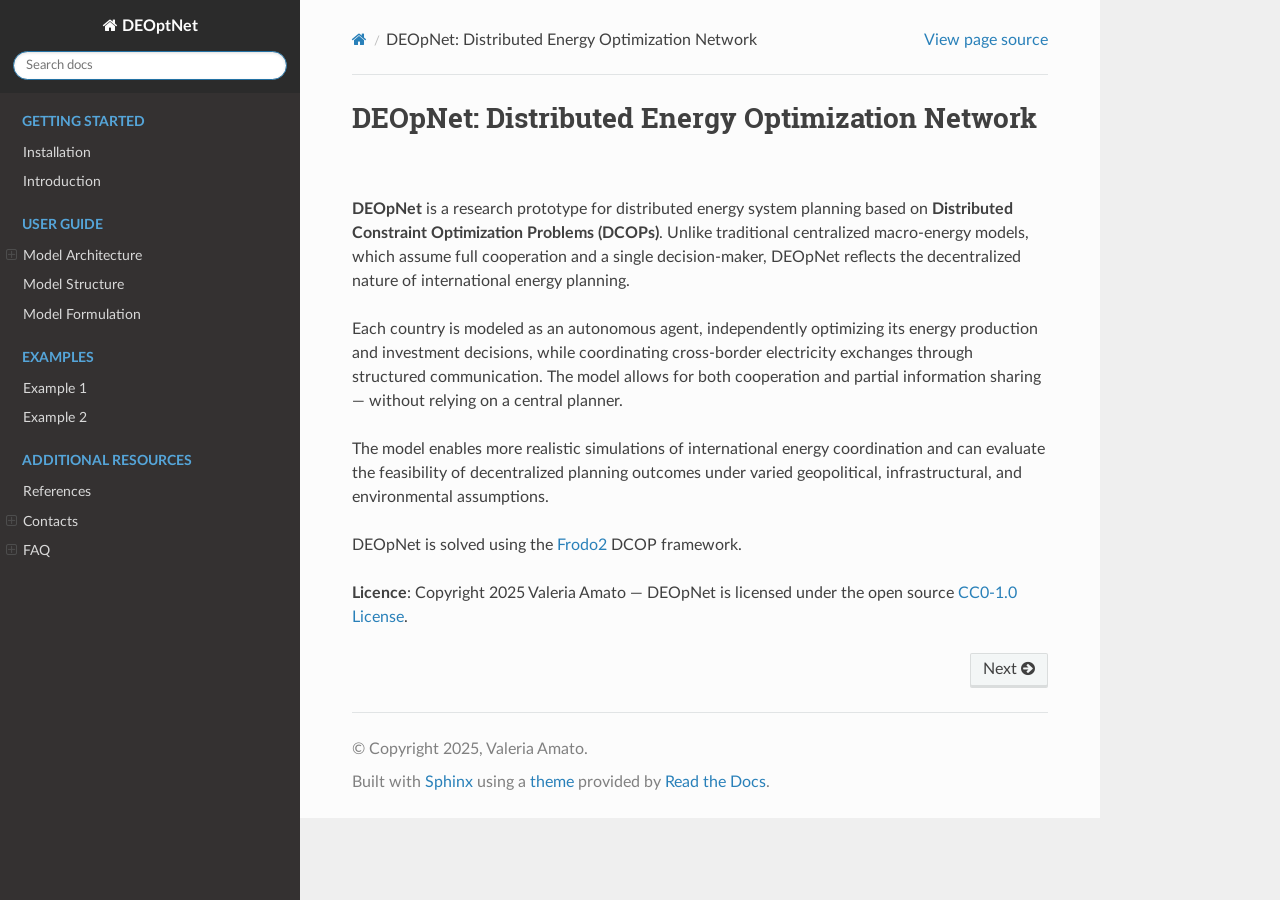
<file: docs/_build/html/index.html>
<!DOCTYPE html>
<html class="writer-html5" lang="en" data-content_root="./">
<head>
  <meta charset="utf-8" /><meta name="viewport" content="width=device-width, initial-scale=1" />

  <meta name="viewport" content="width=device-width, initial-scale=1.0" />
  <title>DEOpNet: Distributed Energy Optimization Network &mdash; DEOptNet 0.1.0 documentation</title>
      <link rel="stylesheet" type="text/css" href="_static/pygments.css?v=b86133f3" />
      <link rel="stylesheet" type="text/css" href="_static/css/theme.css?v=e59714d7" />
      <link rel="stylesheet" type="text/css" href="_static/custom.css?v=1c65b594" />

  
      <script src="_static/jquery.js?v=5d32c60e"></script>
      <script src="_static/_sphinx_javascript_frameworks_compat.js?v=2cd50e6c"></script>
      <script src="_static/documentation_options.js?v=01f34227"></script>
      <script src="_static/doctools.js?v=9bcbadda"></script>
      <script src="_static/sphinx_highlight.js?v=dc90522c"></script>
    <script src="_static/js/theme.js"></script>
    <link rel="index" title="Index" href="genindex.html" />
    <link rel="search" title="Search" href="search.html" />
    <link rel="next" title="Installation" href="getting-started/Installation.html" /> 
</head>

<body class="wy-body-for-nav"> 
  <div class="wy-grid-for-nav">
    <nav data-toggle="wy-nav-shift" class="wy-nav-side">
      <div class="wy-side-scroll">
        <div class="wy-side-nav-search"  style="background: #2b2b2b" >

          
          
          <a href="#" class="icon icon-home">
            DEOptNet
          </a>
<div role="search">
  <form id="rtd-search-form" class="wy-form" action="search.html" method="get">
    <input type="text" name="q" placeholder="Search docs" aria-label="Search docs" />
    <input type="hidden" name="check_keywords" value="yes" />
    <input type="hidden" name="area" value="default" />
  </form>
</div>
        </div><div class="wy-menu wy-menu-vertical" data-spy="affix" role="navigation" aria-label="Navigation menu">
              <p class="caption" role="heading"><span class="caption-text">Getting Started</span></p>
<ul>
<li class="toctree-l1"><a class="reference internal" href="getting-started/Installation.html">Installation</a></li>
<li class="toctree-l1"><a class="reference internal" href="getting-started/Introduction.html">Introduction</a></li>
</ul>
<p class="caption" role="heading"><span class="caption-text">User Guide</span></p>
<ul>
<li class="toctree-l1"><a class="reference internal" href="user-guide/Model-Architecture.html">Model Architecture</a><ul>
<li class="toctree-l2"><a class="reference internal" href="user-guide/Model-Architecture.html#translation">translation</a><ul>
<li class="toctree-l3"><a class="reference internal" href="user-guide/Model-Architecture.html#parsers">parsers</a></li>
</ul>
</li>
<li class="toctree-l2"><a class="reference internal" href="user-guide/Model-Architecture.html#resources">resources</a></li>
</ul>
</li>
<li class="toctree-l1"><a class="reference internal" href="user-guide/Model-Structure.html">Model Structure</a></li>
<li class="toctree-l1"><a class="reference internal" href="user-guide/Model-Formulation.html">Model Formulation</a></li>
</ul>
<p class="caption" role="heading"><span class="caption-text">Examples</span></p>
<ul>
<li class="toctree-l1"><a class="reference internal" href="examples/Example-1.html">Example 1</a></li>
<li class="toctree-l1"><a class="reference internal" href="examples/Example-2.html">Example 2</a></li>
</ul>
<p class="caption" role="heading"><span class="caption-text">Additional Resources</span></p>
<ul>
<li class="toctree-l1"><a class="reference internal" href="References.html">References</a></li>
<li class="toctree-l1"><a class="reference internal" href="Contacts.html">Contacts</a><ul>
<li class="toctree-l2"><a class="reference internal" href="Contacts.html#contact-information">Contact Information</a></li>
</ul>
</li>
<li class="toctree-l1"><a class="reference internal" href="FAQ.html">FAQ</a><ul>
<li class="toctree-l2"><a class="reference internal" href="FAQ.html#what-is-this-project-about">What is this project about?</a></li>
<li class="toctree-l2"><a class="reference internal" href="FAQ.html#how-can-i-contribute">How can I contribute?</a></li>
<li class="toctree-l2"><a class="reference internal" href="FAQ.html#where-can-i-find-the-documentation">Where can I find the documentation?</a></li>
<li class="toctree-l2"><a class="reference internal" href="FAQ.html#who-maintains-this-project">Who maintains this project?</a></li>
</ul>
</li>
</ul>

        </div>
      </div>
    </nav>

    <section data-toggle="wy-nav-shift" class="wy-nav-content-wrap"><nav class="wy-nav-top" aria-label="Mobile navigation menu"  style="background: #2b2b2b" >
          <i data-toggle="wy-nav-top" class="fa fa-bars"></i>
          <a href="#">DEOptNet</a>
      </nav>

      <div class="wy-nav-content">
        <div class="rst-content">
          <div role="navigation" aria-label="Page navigation">
  <ul class="wy-breadcrumbs">
      <li><a href="#" class="icon icon-home" aria-label="Home"></a></li>
      <li class="breadcrumb-item active">DEOpNet: Distributed Energy Optimization Network</li>
      <li class="wy-breadcrumbs-aside">
            <a href="_sources/index.rst.txt" rel="nofollow"> View page source</a>
      </li>
  </ul>
  <hr/>
</div>
          <div role="main" class="document" itemscope="itemscope" itemtype="http://schema.org/Article">
           <div itemprop="articleBody">
             
  <section id="deopnet-distributed-energy-optimization-network">
<h1>DEOpNet: Distributed Energy Optimization Network<a class="headerlink" href="#deopnet-distributed-energy-optimization-network" title="Link to this heading"></a></h1>
<p><strong>DEOpNet</strong> is a research prototype for distributed energy system planning based on
<strong>Distributed Constraint Optimization Problems (DCOPs)</strong>. Unlike traditional
centralized macro-energy models, which assume full cooperation and a single decision-maker,
DEOpNet reflects the decentralized nature of international energy planning.</p>
<p>Each country is modeled as an autonomous agent, independently optimizing its energy
production and investment decisions, while coordinating cross-border electricity exchanges
through structured communication. The model allows for both cooperation and partial
information sharing — without relying on a central planner.</p>
<p>The model enables more realistic simulations of international energy coordination and
can evaluate the feasibility of decentralized planning outcomes under varied geopolitical,
infrastructural, and environmental assumptions.</p>
<p>DEOpNet is solved using the <a class="reference external" href="https://frodo-ai.tech/">Frodo2</a> DCOP framework.</p>
<div class="toctree-wrapper compound">
</div>
<div class="toctree-wrapper compound">
</div>
<div class="toctree-wrapper compound">
</div>
<div class="toctree-wrapper compound">
</div>
<p><strong>Licence</strong>: Copyright 2025 Valeria Amato — DEOpNet is licensed under the open source <a class="reference external" href="https://creativecommons.org/publicdomain/zero/1.0/">CC0-1.0 License</a>.</p>
</section>


           </div>
          </div>
          <footer><div class="rst-footer-buttons" role="navigation" aria-label="Footer">
        <a href="getting-started/Installation.html" class="btn btn-neutral float-right" title="Installation" accesskey="n" rel="next">Next <span class="fa fa-arrow-circle-right" aria-hidden="true"></span></a>
    </div>

  <hr/>

  <div role="contentinfo">
    <p>&#169; Copyright 2025, Valeria Amato.</p>
  </div>

  Built with <a href="https://www.sphinx-doc.org/">Sphinx</a> using a
    <a href="https://github.com/readthedocs/sphinx_rtd_theme">theme</a>
    provided by <a href="https://readthedocs.org">Read the Docs</a>.
   

</footer>
        </div>
      </div>
    </section>
  </div>
  <script>
      jQuery(function () {
          SphinxRtdTheme.Navigation.enable(true);
      });
  </script> 

</body>
</html>
</file>
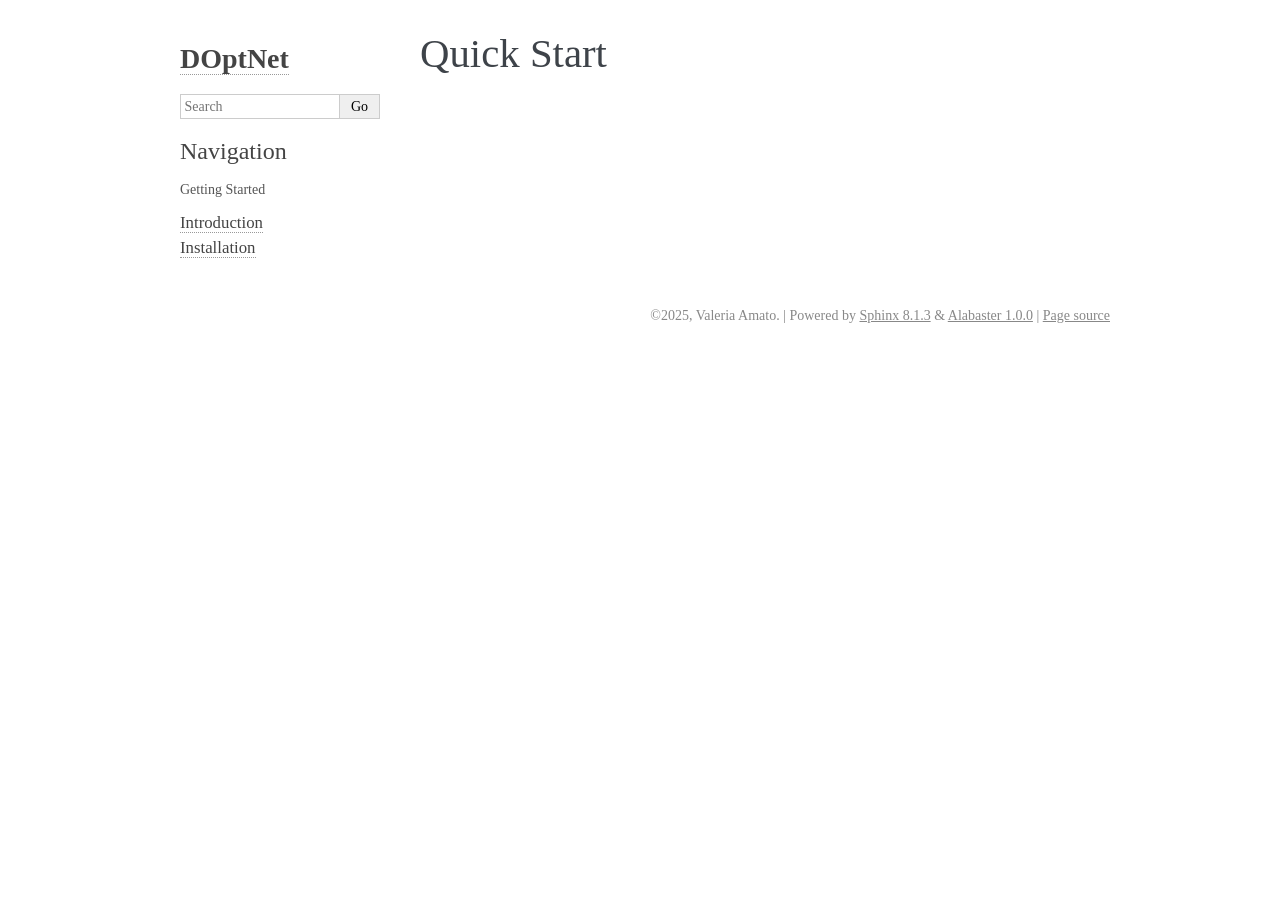
<file: docs/_build/html/getting-started/index.html>
<!DOCTYPE html>

<html lang="en" data-content_root="../">
  <head>
    <meta charset="utf-8" />
    <meta name="viewport" content="width=device-width, initial-scale=1.0" /><meta name="viewport" content="width=device-width, initial-scale=1" />

    <title>Quick Start &#8212; DOptNet 0.1.0 documentation</title>
    <link rel="stylesheet" type="text/css" href="../_static/pygments.css?v=5ecbeea2" />
    <link rel="stylesheet" type="text/css" href="../_static/basic.css?v=686e5160" />
    <link rel="stylesheet" type="text/css" href="../_static/alabaster.css?v=27fed22d" />
    <script src="../_static/documentation_options.js?v=01f34227"></script>
    <script src="../_static/doctools.js?v=9bcbadda"></script>
    <script src="../_static/sphinx_highlight.js?v=dc90522c"></script>
    <link rel="index" title="Index" href="../genindex.html" />
    <link rel="search" title="Search" href="../search.html" />
   
  <link rel="stylesheet" href="../_static/custom.css" type="text/css" />
  

  
  

  </head><body>
  

    <div class="document">
      <div class="documentwrapper">
        <div class="bodywrapper">
          

          <div class="body" role="main">
            
  <section id="quick-start">
<h1>Quick Start<a class="headerlink" href="#quick-start" title="Link to this heading">¶</a></h1>
<div class="toctree-wrapper compound">
</div>
</section>


          </div>
          
        </div>
      </div>
      <div class="sphinxsidebar" role="navigation" aria-label="Main">
        <div class="sphinxsidebarwrapper">
<h1 class="logo"><a href="../index.html">DOptNet</a></h1>









<search id="searchbox" style="display: none" role="search">
    <div class="searchformwrapper">
    <form class="search" action="../search.html" method="get">
      <input type="text" name="q" aria-labelledby="searchlabel" autocomplete="off" autocorrect="off" autocapitalize="off" spellcheck="false" placeholder="Search"/>
      <input type="submit" value="Go" />
    </form>
    </div>
</search>
<script>document.getElementById('searchbox').style.display = "block"</script><h3>Navigation</h3>
<p class="caption" role="heading"><span class="caption-text">Getting Started</span></p>
<ul>
<li class="toctree-l1"><a class="reference internal" href="Introduction.html">Introduction</a></li>
<li class="toctree-l1"><a class="reference internal" href="Installation.html">Installation</a></li>
</ul>

<div class="relations">
<h3>Related Topics</h3>
<ul>
  <li><a href="../index.html">Documentation overview</a><ul>
  </ul></li>
</ul>
</div>








        </div>
      </div>
      <div class="clearer"></div>
    </div>
    <div class="footer">
      &#169;2025, Valeria Amato.
      
      |
      Powered by <a href="https://www.sphinx-doc.org/">Sphinx 8.1.3</a>
      &amp; <a href="https://alabaster.readthedocs.io">Alabaster 1.0.0</a>
      
      |
      <a href="../_sources/getting-started/index.rst.txt"
          rel="nofollow">Page source</a>
    </div>

    

    
  </body>
</html>
</file>
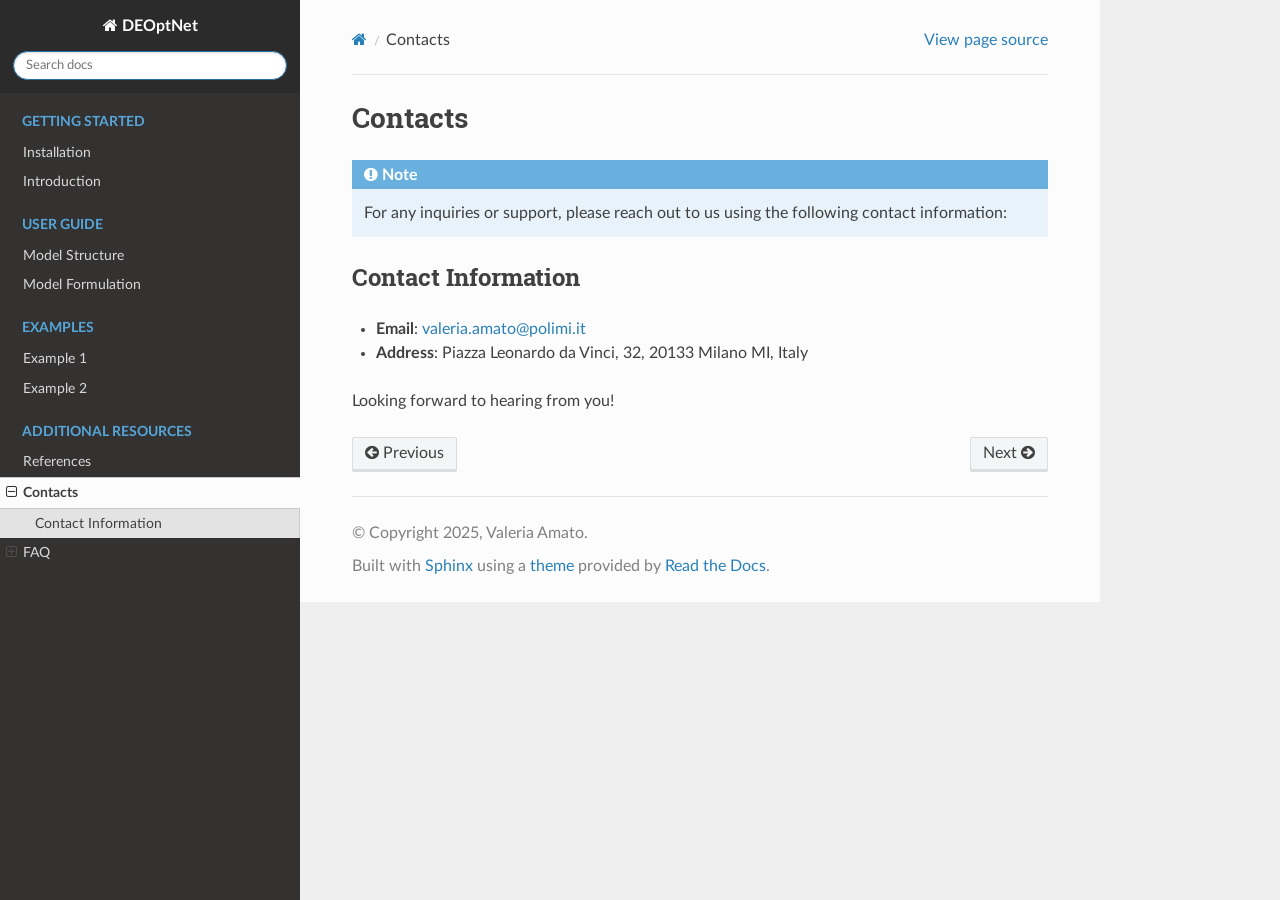
<file: docs/_build/html/Contacts.html>
<!DOCTYPE html>
<html class="writer-html5" lang="en" data-content_root="./">
<head>
  <meta charset="utf-8" /><meta name="viewport" content="width=device-width, initial-scale=1" />

  <meta name="viewport" content="width=device-width, initial-scale=1.0" />
  <title>Contacts &mdash; DEOptNet 0.1.0 documentation</title>
      <link rel="stylesheet" type="text/css" href="_static/pygments.css?v=b86133f3" />
      <link rel="stylesheet" type="text/css" href="_static/css/theme.css?v=e59714d7" />
      <link rel="stylesheet" type="text/css" href="_static/custom.css?v=1c65b594" />

  
      <script src="_static/jquery.js?v=5d32c60e"></script>
      <script src="_static/_sphinx_javascript_frameworks_compat.js?v=2cd50e6c"></script>
      <script src="_static/documentation_options.js?v=01f34227"></script>
      <script src="_static/doctools.js?v=9bcbadda"></script>
      <script src="_static/sphinx_highlight.js?v=dc90522c"></script>
    <script src="_static/js/theme.js"></script>
    <link rel="index" title="Index" href="genindex.html" />
    <link rel="search" title="Search" href="search.html" />
    <link rel="next" title="FAQ" href="FAQ.html" />
    <link rel="prev" title="References" href="References.html" /> 
</head>

<body class="wy-body-for-nav"> 
  <div class="wy-grid-for-nav">
    <nav data-toggle="wy-nav-shift" class="wy-nav-side">
      <div class="wy-side-scroll">
        <div class="wy-side-nav-search"  style="background: #2b2b2b" >

          
          
          <a href="index.html" class="icon icon-home">
            DEOptNet
          </a>
<div role="search">
  <form id="rtd-search-form" class="wy-form" action="search.html" method="get">
    <input type="text" name="q" placeholder="Search docs" aria-label="Search docs" />
    <input type="hidden" name="check_keywords" value="yes" />
    <input type="hidden" name="area" value="default" />
  </form>
</div>
        </div><div class="wy-menu wy-menu-vertical" data-spy="affix" role="navigation" aria-label="Navigation menu">
              <p class="caption" role="heading"><span class="caption-text">Getting Started</span></p>
<ul>
<li class="toctree-l1"><a class="reference internal" href="getting-started/Installation.html">Installation</a></li>
<li class="toctree-l1"><a class="reference internal" href="getting-started/Introduction.html">Introduction</a></li>
</ul>
<p class="caption" role="heading"><span class="caption-text">User Guide</span></p>
<ul>
<li class="toctree-l1"><a class="reference internal" href="user-guide/Model-Structure.html">Model Structure</a></li>
<li class="toctree-l1"><a class="reference internal" href="user-guide/Model-Formulation.html">Model Formulation</a></li>
</ul>
<p class="caption" role="heading"><span class="caption-text">Examples</span></p>
<ul>
<li class="toctree-l1"><a class="reference internal" href="examples/Example-1.html">Example 1</a></li>
<li class="toctree-l1"><a class="reference internal" href="examples/Example-2.html">Example 2</a></li>
</ul>
<p class="caption" role="heading"><span class="caption-text">Additional Resources</span></p>
<ul class="current">
<li class="toctree-l1"><a class="reference internal" href="References.html">References</a></li>
<li class="toctree-l1 current"><a class="current reference internal" href="#">Contacts</a><ul>
<li class="toctree-l2"><a class="reference internal" href="#contact-information">Contact Information</a></li>
</ul>
</li>
<li class="toctree-l1"><a class="reference internal" href="FAQ.html">FAQ</a><ul>
<li class="toctree-l2"><a class="reference internal" href="FAQ.html#what-is-this-project-about">What is this project about?</a></li>
<li class="toctree-l2"><a class="reference internal" href="FAQ.html#how-can-i-contribute">How can I contribute?</a></li>
<li class="toctree-l2"><a class="reference internal" href="FAQ.html#where-can-i-find-the-documentation">Where can I find the documentation?</a></li>
<li class="toctree-l2"><a class="reference internal" href="FAQ.html#who-maintains-this-project">Who maintains this project?</a></li>
</ul>
</li>
</ul>

        </div>
      </div>
    </nav>

    <section data-toggle="wy-nav-shift" class="wy-nav-content-wrap"><nav class="wy-nav-top" aria-label="Mobile navigation menu"  style="background: #2b2b2b" >
          <i data-toggle="wy-nav-top" class="fa fa-bars"></i>
          <a href="index.html">DEOptNet</a>
      </nav>

      <div class="wy-nav-content">
        <div class="rst-content">
          <div role="navigation" aria-label="Page navigation">
  <ul class="wy-breadcrumbs">
      <li><a href="index.html" class="icon icon-home" aria-label="Home"></a></li>
      <li class="breadcrumb-item active">Contacts</li>
      <li class="wy-breadcrumbs-aside">
            <a href="_sources/Contacts.rst.txt" rel="nofollow"> View page source</a>
      </li>
  </ul>
  <hr/>
</div>
          <div role="main" class="document" itemscope="itemscope" itemtype="http://schema.org/Article">
           <div itemprop="articleBody">
             
  <section id="contacts">
<h1>Contacts<a class="headerlink" href="#contacts" title="Link to this heading"></a></h1>
<div class="admonition note">
<p class="admonition-title">Note</p>
<p>For any inquiries or support, please reach out to us using the following contact information:</p>
</div>
<section id="contact-information">
<h2>Contact Information<a class="headerlink" href="#contact-information" title="Link to this heading"></a></h2>
<ul class="simple">
<li><p><strong>Email</strong>: <a class="reference external" href="mailto:valeria&#46;amato&#37;&#52;&#48;polimi&#46;it">valeria<span>&#46;</span>amato<span>&#64;</span>polimi<span>&#46;</span>it</a></p></li>
<li><p><strong>Address</strong>: Piazza Leonardo da Vinci, 32, 20133 Milano MI, Italy</p></li>
</ul>
<p>Looking forward to hearing from you!</p>
</section>
</section>


           </div>
          </div>
          <footer><div class="rst-footer-buttons" role="navigation" aria-label="Footer">
        <a href="References.html" class="btn btn-neutral float-left" title="References" accesskey="p" rel="prev"><span class="fa fa-arrow-circle-left" aria-hidden="true"></span> Previous</a>
        <a href="FAQ.html" class="btn btn-neutral float-right" title="FAQ" accesskey="n" rel="next">Next <span class="fa fa-arrow-circle-right" aria-hidden="true"></span></a>
    </div>

  <hr/>

  <div role="contentinfo">
    <p>&#169; Copyright 2025, Valeria Amato.</p>
  </div>

  Built with <a href="https://www.sphinx-doc.org/">Sphinx</a> using a
    <a href="https://github.com/readthedocs/sphinx_rtd_theme">theme</a>
    provided by <a href="https://readthedocs.org">Read the Docs</a>.
   

</footer>
        </div>
      </div>
    </section>
  </div>
  <script>
      jQuery(function () {
          SphinxRtdTheme.Navigation.enable(true);
      });
  </script> 

</body>
</html>
</file>
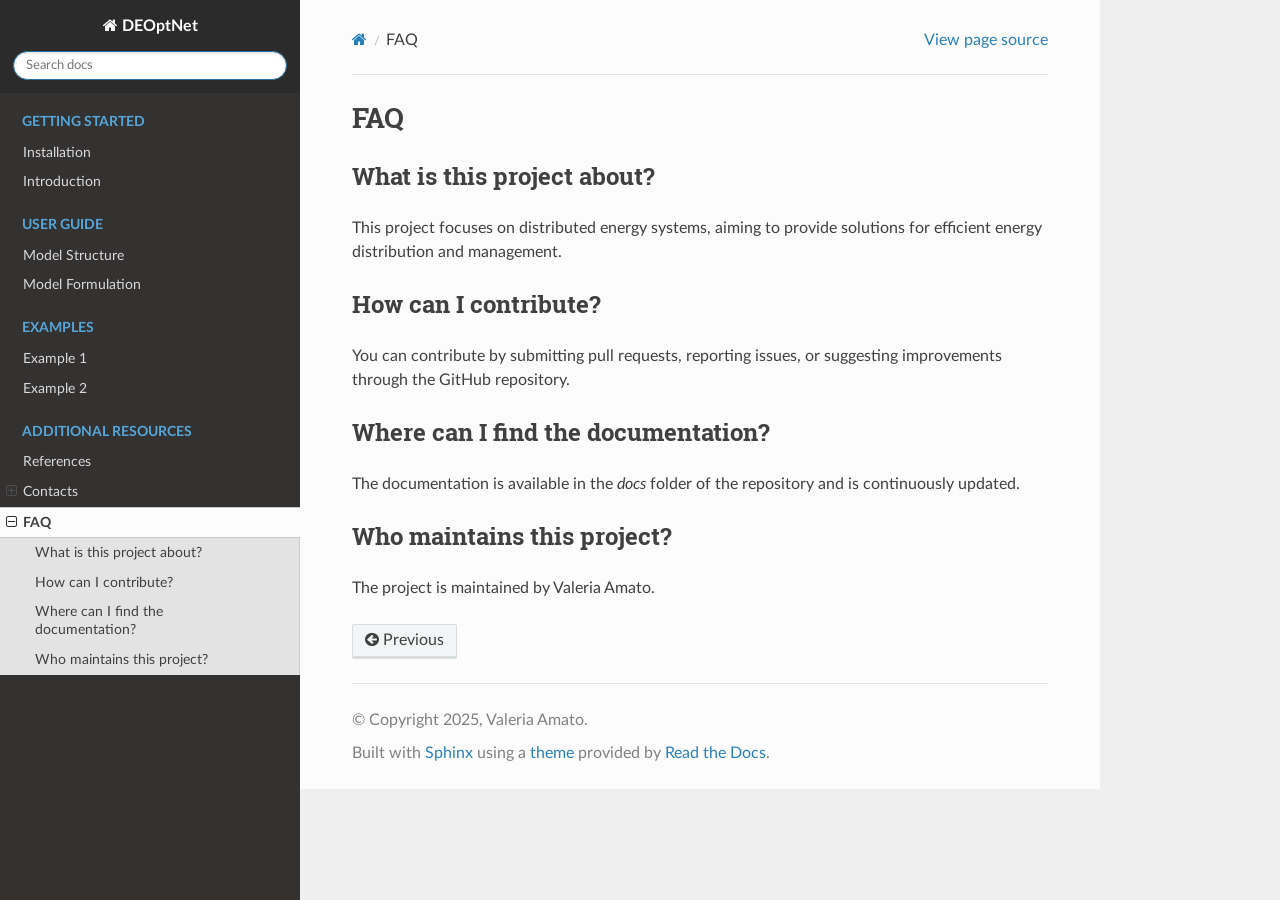
<file: docs/_build/html/FAQ.html>
<!DOCTYPE html>
<html class="writer-html5" lang="en" data-content_root="./">
<head>
  <meta charset="utf-8" /><meta name="viewport" content="width=device-width, initial-scale=1" />

  <meta name="viewport" content="width=device-width, initial-scale=1.0" />
  <title>FAQ &mdash; DEOptNet 0.1.0 documentation</title>
      <link rel="stylesheet" type="text/css" href="_static/pygments.css?v=b86133f3" />
      <link rel="stylesheet" type="text/css" href="_static/css/theme.css?v=e59714d7" />
      <link rel="stylesheet" type="text/css" href="_static/custom.css?v=1c65b594" />

  
      <script src="_static/jquery.js?v=5d32c60e"></script>
      <script src="_static/_sphinx_javascript_frameworks_compat.js?v=2cd50e6c"></script>
      <script src="_static/documentation_options.js?v=01f34227"></script>
      <script src="_static/doctools.js?v=9bcbadda"></script>
      <script src="_static/sphinx_highlight.js?v=dc90522c"></script>
    <script src="_static/js/theme.js"></script>
    <link rel="index" title="Index" href="genindex.html" />
    <link rel="search" title="Search" href="search.html" />
    <link rel="prev" title="Contacts" href="Contacts.html" /> 
</head>

<body class="wy-body-for-nav"> 
  <div class="wy-grid-for-nav">
    <nav data-toggle="wy-nav-shift" class="wy-nav-side">
      <div class="wy-side-scroll">
        <div class="wy-side-nav-search"  style="background: #2b2b2b" >

          
          
          <a href="index.html" class="icon icon-home">
            DEOptNet
          </a>
<div role="search">
  <form id="rtd-search-form" class="wy-form" action="search.html" method="get">
    <input type="text" name="q" placeholder="Search docs" aria-label="Search docs" />
    <input type="hidden" name="check_keywords" value="yes" />
    <input type="hidden" name="area" value="default" />
  </form>
</div>
        </div><div class="wy-menu wy-menu-vertical" data-spy="affix" role="navigation" aria-label="Navigation menu">
              <p class="caption" role="heading"><span class="caption-text">Getting Started</span></p>
<ul>
<li class="toctree-l1"><a class="reference internal" href="getting-started/Installation.html">Installation</a></li>
<li class="toctree-l1"><a class="reference internal" href="getting-started/Introduction.html">Introduction</a></li>
</ul>
<p class="caption" role="heading"><span class="caption-text">User Guide</span></p>
<ul>
<li class="toctree-l1"><a class="reference internal" href="user-guide/Model-Structure.html">Model Structure</a></li>
<li class="toctree-l1"><a class="reference internal" href="user-guide/Model-Formulation.html">Model Formulation</a></li>
</ul>
<p class="caption" role="heading"><span class="caption-text">Examples</span></p>
<ul>
<li class="toctree-l1"><a class="reference internal" href="examples/Example-1.html">Example 1</a></li>
<li class="toctree-l1"><a class="reference internal" href="examples/Example-2.html">Example 2</a></li>
</ul>
<p class="caption" role="heading"><span class="caption-text">Additional Resources</span></p>
<ul class="current">
<li class="toctree-l1"><a class="reference internal" href="References.html">References</a></li>
<li class="toctree-l1"><a class="reference internal" href="Contacts.html">Contacts</a><ul>
<li class="toctree-l2"><a class="reference internal" href="Contacts.html#contact-information">Contact Information</a></li>
</ul>
</li>
<li class="toctree-l1 current"><a class="current reference internal" href="#">FAQ</a><ul>
<li class="toctree-l2"><a class="reference internal" href="#what-is-this-project-about">What is this project about?</a></li>
<li class="toctree-l2"><a class="reference internal" href="#how-can-i-contribute">How can I contribute?</a></li>
<li class="toctree-l2"><a class="reference internal" href="#where-can-i-find-the-documentation">Where can I find the documentation?</a></li>
<li class="toctree-l2"><a class="reference internal" href="#who-maintains-this-project">Who maintains this project?</a></li>
</ul>
</li>
</ul>

        </div>
      </div>
    </nav>

    <section data-toggle="wy-nav-shift" class="wy-nav-content-wrap"><nav class="wy-nav-top" aria-label="Mobile navigation menu"  style="background: #2b2b2b" >
          <i data-toggle="wy-nav-top" class="fa fa-bars"></i>
          <a href="index.html">DEOptNet</a>
      </nav>

      <div class="wy-nav-content">
        <div class="rst-content">
          <div role="navigation" aria-label="Page navigation">
  <ul class="wy-breadcrumbs">
      <li><a href="index.html" class="icon icon-home" aria-label="Home"></a></li>
      <li class="breadcrumb-item active">FAQ</li>
      <li class="wy-breadcrumbs-aside">
            <a href="_sources/FAQ.rst.txt" rel="nofollow"> View page source</a>
      </li>
  </ul>
  <hr/>
</div>
          <div role="main" class="document" itemscope="itemscope" itemtype="http://schema.org/Article">
           <div itemprop="articleBody">
             
  <section id="faq">
<h1>FAQ<a class="headerlink" href="#faq" title="Link to this heading"></a></h1>
<section id="what-is-this-project-about">
<h2>What is this project about?<a class="headerlink" href="#what-is-this-project-about" title="Link to this heading"></a></h2>
<p>This project focuses on distributed energy systems, aiming to provide solutions for efficient energy distribution and management.</p>
</section>
<section id="how-can-i-contribute">
<h2>How can I contribute?<a class="headerlink" href="#how-can-i-contribute" title="Link to this heading"></a></h2>
<p>You can contribute by submitting pull requests, reporting issues, or suggesting improvements through the GitHub repository.</p>
</section>
<section id="where-can-i-find-the-documentation">
<h2>Where can I find the documentation?<a class="headerlink" href="#where-can-i-find-the-documentation" title="Link to this heading"></a></h2>
<p>The documentation is available in the <cite>docs</cite> folder of the repository and is continuously updated.</p>
</section>
<section id="who-maintains-this-project">
<h2>Who maintains this project?<a class="headerlink" href="#who-maintains-this-project" title="Link to this heading"></a></h2>
<p>The project is maintained by Valeria Amato.</p>
</section>
</section>


           </div>
          </div>
          <footer><div class="rst-footer-buttons" role="navigation" aria-label="Footer">
        <a href="Contacts.html" class="btn btn-neutral float-left" title="Contacts" accesskey="p" rel="prev"><span class="fa fa-arrow-circle-left" aria-hidden="true"></span> Previous</a>
    </div>

  <hr/>

  <div role="contentinfo">
    <p>&#169; Copyright 2025, Valeria Amato.</p>
  </div>

  Built with <a href="https://www.sphinx-doc.org/">Sphinx</a> using a
    <a href="https://github.com/readthedocs/sphinx_rtd_theme">theme</a>
    provided by <a href="https://readthedocs.org">Read the Docs</a>.
   

</footer>
        </div>
      </div>
    </section>
  </div>
  <script>
      jQuery(function () {
          SphinxRtdTheme.Navigation.enable(true);
      });
  </script> 

</body>
</html>
</file>
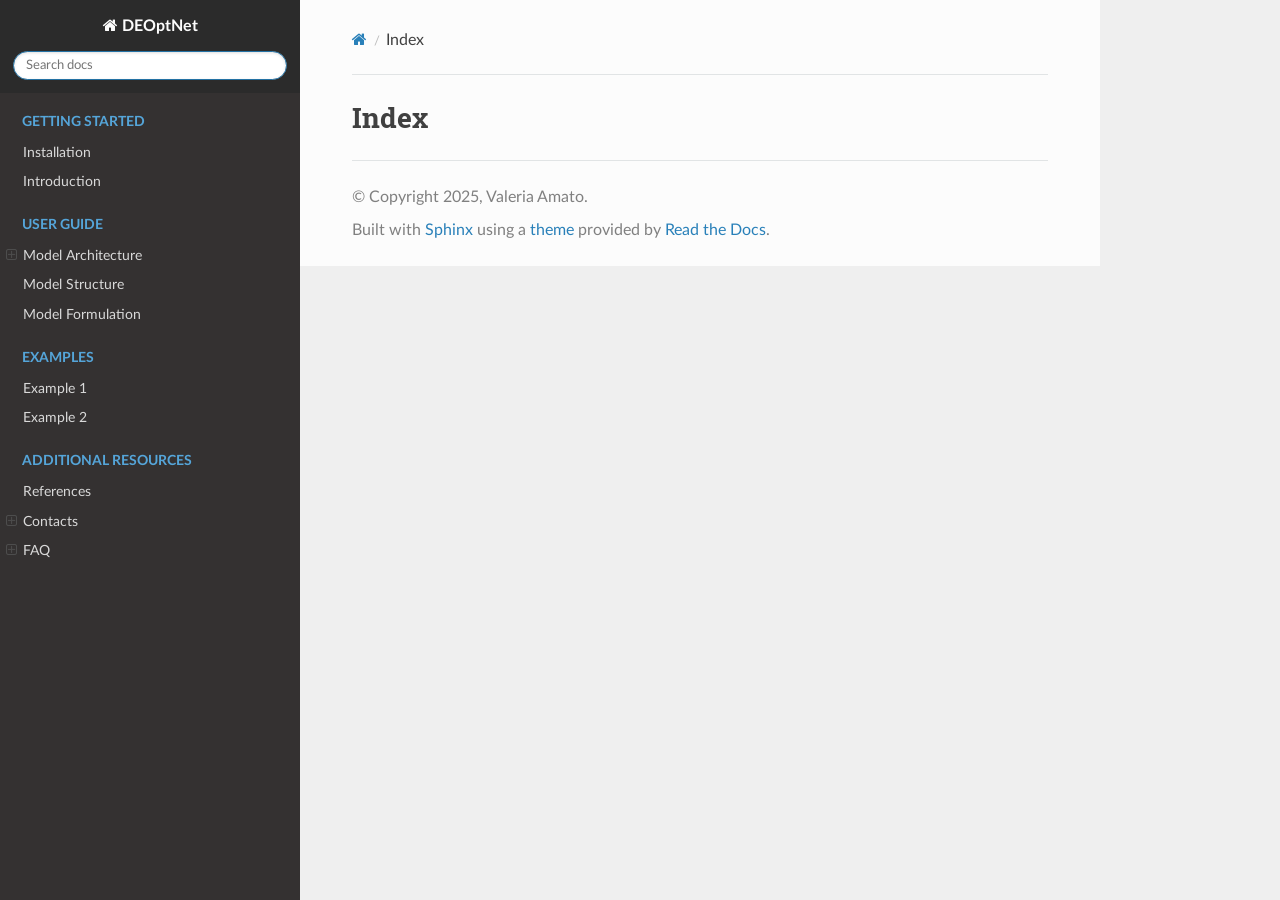
<file: docs/_build/html/genindex.html>
<!DOCTYPE html>
<html class="writer-html5" lang="en" data-content_root="./">
<head>
  <meta charset="utf-8" />
  <meta name="viewport" content="width=device-width, initial-scale=1.0" />
  <title>Index &mdash; DEOptNet 0.1.0 documentation</title>
      <link rel="stylesheet" type="text/css" href="_static/pygments.css?v=b86133f3" />
      <link rel="stylesheet" type="text/css" href="_static/css/theme.css?v=e59714d7" />
      <link rel="stylesheet" type="text/css" href="_static/custom.css?v=1c65b594" />

  
      <script src="_static/jquery.js?v=5d32c60e"></script>
      <script src="_static/_sphinx_javascript_frameworks_compat.js?v=2cd50e6c"></script>
      <script src="_static/documentation_options.js?v=01f34227"></script>
      <script src="_static/doctools.js?v=9bcbadda"></script>
      <script src="_static/sphinx_highlight.js?v=dc90522c"></script>
    <script src="_static/js/theme.js"></script>
    <link rel="index" title="Index" href="#" />
    <link rel="search" title="Search" href="search.html" /> 
</head>

<body class="wy-body-for-nav"> 
  <div class="wy-grid-for-nav">
    <nav data-toggle="wy-nav-shift" class="wy-nav-side">
      <div class="wy-side-scroll">
        <div class="wy-side-nav-search"  style="background: #2b2b2b" >

          
          
          <a href="index.html" class="icon icon-home">
            DEOptNet
          </a>
<div role="search">
  <form id="rtd-search-form" class="wy-form" action="search.html" method="get">
    <input type="text" name="q" placeholder="Search docs" aria-label="Search docs" />
    <input type="hidden" name="check_keywords" value="yes" />
    <input type="hidden" name="area" value="default" />
  </form>
</div>
        </div><div class="wy-menu wy-menu-vertical" data-spy="affix" role="navigation" aria-label="Navigation menu">
              <p class="caption" role="heading"><span class="caption-text">Getting Started</span></p>
<ul>
<li class="toctree-l1"><a class="reference internal" href="getting-started/Installation.html">Installation</a></li>
<li class="toctree-l1"><a class="reference internal" href="getting-started/Introduction.html">Introduction</a></li>
</ul>
<p class="caption" role="heading"><span class="caption-text">User Guide</span></p>
<ul>
<li class="toctree-l1"><a class="reference internal" href="user-guide/Model-Architecture.html">Model Architecture</a><ul>
<li class="toctree-l2"><a class="reference internal" href="user-guide/Model-Architecture.html#translation">translation</a><ul>
<li class="toctree-l3"><a class="reference internal" href="user-guide/Model-Architecture.html#parsers">parsers</a></li>
</ul>
</li>
<li class="toctree-l2"><a class="reference internal" href="user-guide/Model-Architecture.html#resources">resources</a></li>
</ul>
</li>
<li class="toctree-l1"><a class="reference internal" href="user-guide/Model-Structure.html">Model Structure</a></li>
<li class="toctree-l1"><a class="reference internal" href="user-guide/Model-Formulation.html">Model Formulation</a></li>
</ul>
<p class="caption" role="heading"><span class="caption-text">Examples</span></p>
<ul>
<li class="toctree-l1"><a class="reference internal" href="examples/Example-1.html">Example 1</a></li>
<li class="toctree-l1"><a class="reference internal" href="examples/Example-2.html">Example 2</a></li>
</ul>
<p class="caption" role="heading"><span class="caption-text">Additional Resources</span></p>
<ul>
<li class="toctree-l1"><a class="reference internal" href="References.html">References</a></li>
<li class="toctree-l1"><a class="reference internal" href="Contacts.html">Contacts</a><ul>
<li class="toctree-l2"><a class="reference internal" href="Contacts.html#contact-information">Contact Information</a></li>
</ul>
</li>
<li class="toctree-l1"><a class="reference internal" href="FAQ.html">FAQ</a><ul>
<li class="toctree-l2"><a class="reference internal" href="FAQ.html#what-is-this-project-about">What is this project about?</a></li>
<li class="toctree-l2"><a class="reference internal" href="FAQ.html#how-can-i-contribute">How can I contribute?</a></li>
<li class="toctree-l2"><a class="reference internal" href="FAQ.html#where-can-i-find-the-documentation">Where can I find the documentation?</a></li>
<li class="toctree-l2"><a class="reference internal" href="FAQ.html#who-maintains-this-project">Who maintains this project?</a></li>
</ul>
</li>
</ul>

        </div>
      </div>
    </nav>

    <section data-toggle="wy-nav-shift" class="wy-nav-content-wrap"><nav class="wy-nav-top" aria-label="Mobile navigation menu"  style="background: #2b2b2b" >
          <i data-toggle="wy-nav-top" class="fa fa-bars"></i>
          <a href="index.html">DEOptNet</a>
      </nav>

      <div class="wy-nav-content">
        <div class="rst-content">
          <div role="navigation" aria-label="Page navigation">
  <ul class="wy-breadcrumbs">
      <li><a href="index.html" class="icon icon-home" aria-label="Home"></a></li>
      <li class="breadcrumb-item active">Index</li>
      <li class="wy-breadcrumbs-aside">
      </li>
  </ul>
  <hr/>
</div>
          <div role="main" class="document" itemscope="itemscope" itemtype="http://schema.org/Article">
           <div itemprop="articleBody">
             

<h1 id="index">Index</h1>

<div class="genindex-jumpbox">
 
</div>


           </div>
          </div>
          <footer>

  <hr/>

  <div role="contentinfo">
    <p>&#169; Copyright 2025, Valeria Amato.</p>
  </div>

  Built with <a href="https://www.sphinx-doc.org/">Sphinx</a> using a
    <a href="https://github.com/readthedocs/sphinx_rtd_theme">theme</a>
    provided by <a href="https://readthedocs.org">Read the Docs</a>.
   

</footer>
        </div>
      </div>
    </section>
  </div>
  <script>
      jQuery(function () {
          SphinxRtdTheme.Navigation.enable(true);
      });
  </script> 

</body>
</html>
</file>
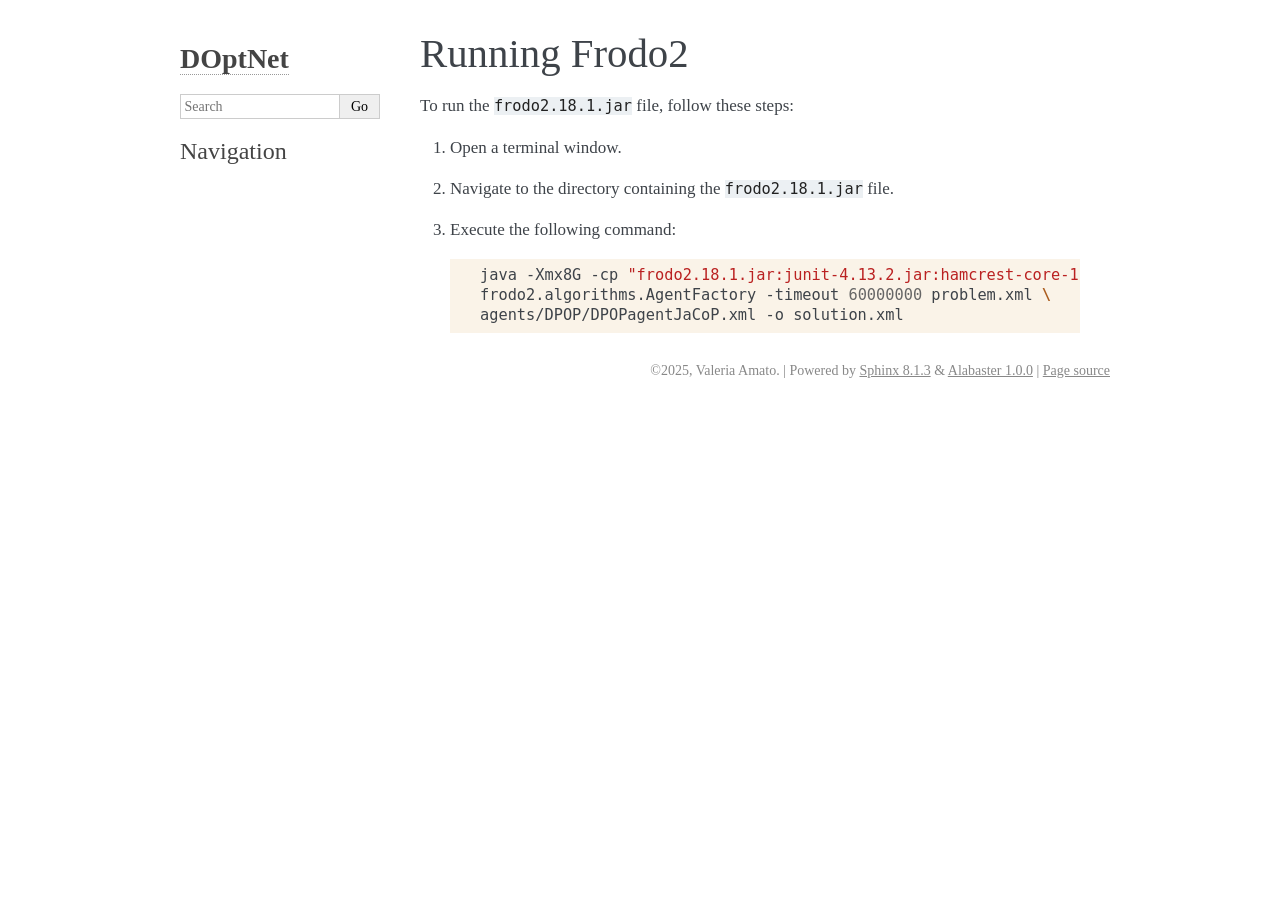
<file: docs/_build/html/installation.html>
<!DOCTYPE html>

<html lang="en" data-content_root="./">
  <head>
    <meta charset="utf-8" />
    <meta name="viewport" content="width=device-width, initial-scale=1.0" /><meta name="viewport" content="width=device-width, initial-scale=1" />

    <title>Running Frodo2 &#8212; DOptNet 0.1.0 documentation</title>
    <link rel="stylesheet" type="text/css" href="_static/pygments.css?v=5ecbeea2" />
    <link rel="stylesheet" type="text/css" href="_static/basic.css?v=686e5160" />
    <link rel="stylesheet" type="text/css" href="_static/alabaster.css?v=27fed22d" />
    <script src="_static/documentation_options.js?v=01f34227"></script>
    <script src="_static/doctools.js?v=9bcbadda"></script>
    <script src="_static/sphinx_highlight.js?v=dc90522c"></script>
    <link rel="index" title="Index" href="genindex.html" />
    <link rel="search" title="Search" href="search.html" />
   
  <link rel="stylesheet" href="_static/custom.css" type="text/css" />
  

  
  

  </head><body>
  

    <div class="document">
      <div class="documentwrapper">
        <div class="bodywrapper">
          

          <div class="body" role="main">
            
  <section id="running-frodo2">
<h1>Running Frodo2<a class="headerlink" href="#running-frodo2" title="Link to this heading">¶</a></h1>
<p>To run the <code class="docutils literal notranslate"><span class="pre">frodo2.18.1.jar</span></code> file, follow these steps:</p>
<ol class="arabic">
<li><p>Open a terminal window.</p></li>
<li><p>Navigate to the directory containing the <code class="docutils literal notranslate"><span class="pre">frodo2.18.1.jar</span></code> file.</p></li>
<li><p>Execute the following command:</p>
<div class="highlight-bash notranslate"><div class="highlight"><pre><span></span>java<span class="w"> </span>-Xmx8G<span class="w"> </span>-cp<span class="w"> </span><span class="s2">&quot;frodo2.18.1.jar:junit-4.13.2.jar:hamcrest-core-1.3.jar&quot;</span><span class="w"> </span><span class="se">\</span>
frodo2.algorithms.AgentFactory<span class="w"> </span>-timeout<span class="w"> </span><span class="m">60000000</span><span class="w"> </span>problem.xml<span class="w"> </span><span class="se">\</span>
agents/DPOP/DPOPagentJaCoP.xml<span class="w"> </span>-o<span class="w"> </span>solution.xml
</pre></div>
</div>
</li>
</ol>
</section>


          </div>
          
        </div>
      </div>
      <div class="sphinxsidebar" role="navigation" aria-label="Main">
        <div class="sphinxsidebarwrapper">
<h1 class="logo"><a href="index.html">DOptNet</a></h1>









<search id="searchbox" style="display: none" role="search">
    <div class="searchformwrapper">
    <form class="search" action="search.html" method="get">
      <input type="text" name="q" aria-labelledby="searchlabel" autocomplete="off" autocorrect="off" autocapitalize="off" spellcheck="false" placeholder="Search"/>
      <input type="submit" value="Go" />
    </form>
    </div>
</search>
<script>document.getElementById('searchbox').style.display = "block"</script><h3>Navigation</h3>

<div class="relations">
<h3>Related Topics</h3>
<ul>
  <li><a href="index.html">Documentation overview</a><ul>
  </ul></li>
</ul>
</div>








        </div>
      </div>
      <div class="clearer"></div>
    </div>
    <div class="footer">
      &#169;2025, Valeria Amato.
      
      |
      Powered by <a href="https://www.sphinx-doc.org/">Sphinx 8.1.3</a>
      &amp; <a href="https://alabaster.readthedocs.io">Alabaster 1.0.0</a>
      
      |
      <a href="_sources/installation.rst.txt"
          rel="nofollow">Page source</a>
    </div>

    

    
  </body>
</html>
</file>
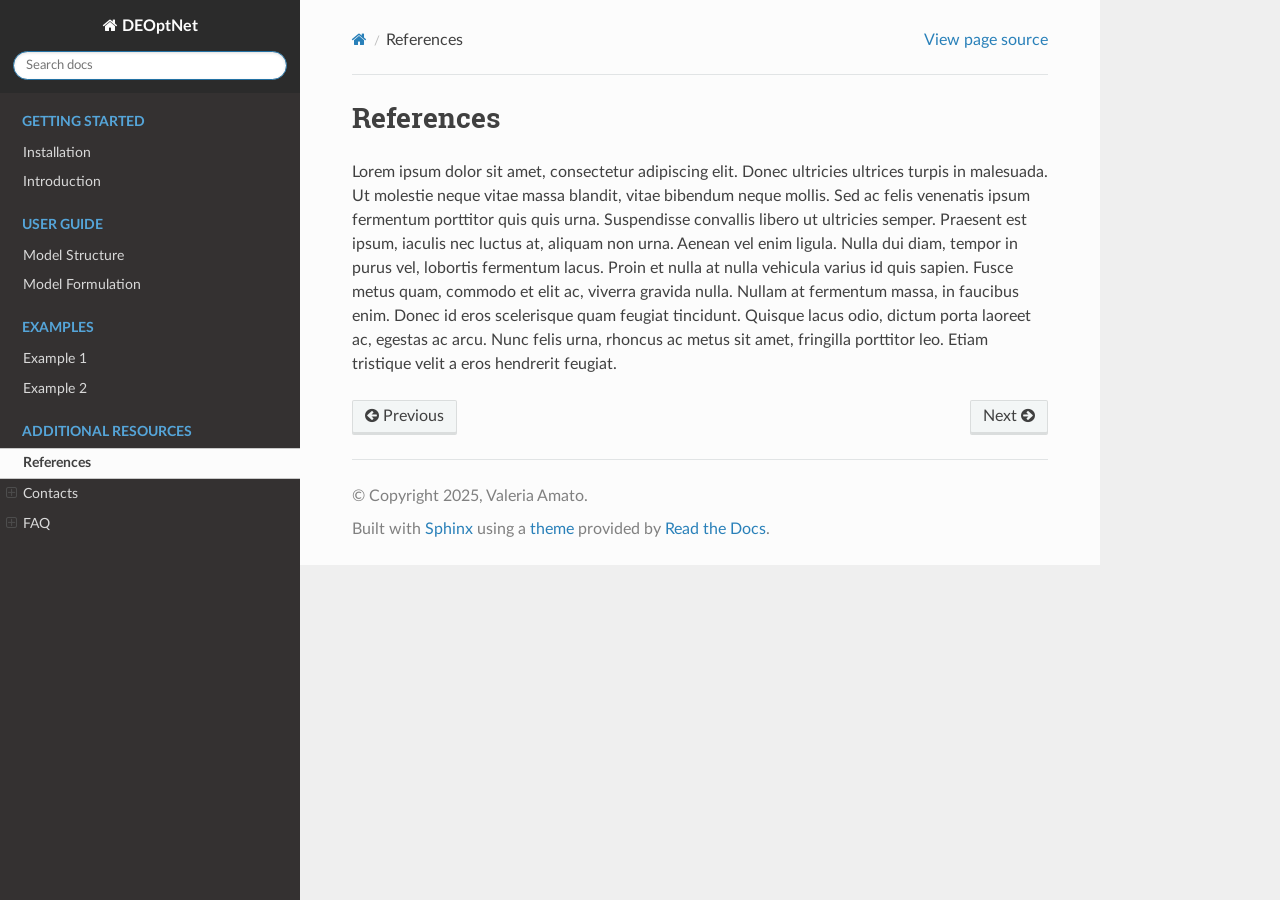
<file: docs/_build/html/References.html>
<!DOCTYPE html>
<html class="writer-html5" lang="en" data-content_root="./">
<head>
  <meta charset="utf-8" /><meta name="viewport" content="width=device-width, initial-scale=1" />

  <meta name="viewport" content="width=device-width, initial-scale=1.0" />
  <title>References &mdash; DEOptNet 0.1.0 documentation</title>
      <link rel="stylesheet" type="text/css" href="_static/pygments.css?v=b86133f3" />
      <link rel="stylesheet" type="text/css" href="_static/css/theme.css?v=e59714d7" />
      <link rel="stylesheet" type="text/css" href="_static/custom.css?v=1c65b594" />

  
      <script src="_static/jquery.js?v=5d32c60e"></script>
      <script src="_static/_sphinx_javascript_frameworks_compat.js?v=2cd50e6c"></script>
      <script src="_static/documentation_options.js?v=01f34227"></script>
      <script src="_static/doctools.js?v=9bcbadda"></script>
      <script src="_static/sphinx_highlight.js?v=dc90522c"></script>
    <script src="_static/js/theme.js"></script>
    <link rel="index" title="Index" href="genindex.html" />
    <link rel="search" title="Search" href="search.html" />
    <link rel="next" title="Contacts" href="Contacts.html" />
    <link rel="prev" title="Example 2" href="examples/Example-2.html" /> 
</head>

<body class="wy-body-for-nav"> 
  <div class="wy-grid-for-nav">
    <nav data-toggle="wy-nav-shift" class="wy-nav-side">
      <div class="wy-side-scroll">
        <div class="wy-side-nav-search"  style="background: #2b2b2b" >

          
          
          <a href="index.html" class="icon icon-home">
            DEOptNet
          </a>
<div role="search">
  <form id="rtd-search-form" class="wy-form" action="search.html" method="get">
    <input type="text" name="q" placeholder="Search docs" aria-label="Search docs" />
    <input type="hidden" name="check_keywords" value="yes" />
    <input type="hidden" name="area" value="default" />
  </form>
</div>
        </div><div class="wy-menu wy-menu-vertical" data-spy="affix" role="navigation" aria-label="Navigation menu">
              <p class="caption" role="heading"><span class="caption-text">Getting Started</span></p>
<ul>
<li class="toctree-l1"><a class="reference internal" href="getting-started/Installation.html">Installation</a></li>
<li class="toctree-l1"><a class="reference internal" href="getting-started/Introduction.html">Introduction</a></li>
</ul>
<p class="caption" role="heading"><span class="caption-text">User Guide</span></p>
<ul>
<li class="toctree-l1"><a class="reference internal" href="user-guide/Model-Structure.html">Model Structure</a></li>
<li class="toctree-l1"><a class="reference internal" href="user-guide/Model-Formulation.html">Model Formulation</a></li>
</ul>
<p class="caption" role="heading"><span class="caption-text">Examples</span></p>
<ul>
<li class="toctree-l1"><a class="reference internal" href="examples/Example-1.html">Example 1</a></li>
<li class="toctree-l1"><a class="reference internal" href="examples/Example-2.html">Example 2</a></li>
</ul>
<p class="caption" role="heading"><span class="caption-text">Additional Resources</span></p>
<ul class="current">
<li class="toctree-l1 current"><a class="current reference internal" href="#">References</a></li>
<li class="toctree-l1"><a class="reference internal" href="Contacts.html">Contacts</a><ul>
<li class="toctree-l2"><a class="reference internal" href="Contacts.html#contact-information">Contact Information</a></li>
</ul>
</li>
<li class="toctree-l1"><a class="reference internal" href="FAQ.html">FAQ</a><ul>
<li class="toctree-l2"><a class="reference internal" href="FAQ.html#what-is-this-project-about">What is this project about?</a></li>
<li class="toctree-l2"><a class="reference internal" href="FAQ.html#how-can-i-contribute">How can I contribute?</a></li>
<li class="toctree-l2"><a class="reference internal" href="FAQ.html#where-can-i-find-the-documentation">Where can I find the documentation?</a></li>
<li class="toctree-l2"><a class="reference internal" href="FAQ.html#who-maintains-this-project">Who maintains this project?</a></li>
</ul>
</li>
</ul>

        </div>
      </div>
    </nav>

    <section data-toggle="wy-nav-shift" class="wy-nav-content-wrap"><nav class="wy-nav-top" aria-label="Mobile navigation menu"  style="background: #2b2b2b" >
          <i data-toggle="wy-nav-top" class="fa fa-bars"></i>
          <a href="index.html">DEOptNet</a>
      </nav>

      <div class="wy-nav-content">
        <div class="rst-content">
          <div role="navigation" aria-label="Page navigation">
  <ul class="wy-breadcrumbs">
      <li><a href="index.html" class="icon icon-home" aria-label="Home"></a></li>
      <li class="breadcrumb-item active">References</li>
      <li class="wy-breadcrumbs-aside">
            <a href="_sources/References.rst.txt" rel="nofollow"> View page source</a>
      </li>
  </ul>
  <hr/>
</div>
          <div role="main" class="document" itemscope="itemscope" itemtype="http://schema.org/Article">
           <div itemprop="articleBody">
             
  <section id="references">
<h1>References<a class="headerlink" href="#references" title="Link to this heading"></a></h1>
<p>Lorem ipsum dolor sit amet, consectetur adipiscing elit. Donec ultricies ultrices turpis in malesuada. Ut molestie neque vitae massa blandit, vitae bibendum neque mollis. Sed ac felis venenatis ipsum fermentum porttitor quis quis urna. Suspendisse convallis libero ut ultricies semper. Praesent est ipsum, iaculis nec luctus at, aliquam non urna. Aenean vel enim ligula. Nulla dui diam, tempor in purus vel, lobortis fermentum lacus. Proin et nulla at nulla vehicula varius id quis sapien. Fusce metus quam, commodo et elit ac, viverra gravida nulla. Nullam at fermentum massa, in faucibus enim. Donec id eros scelerisque quam feugiat tincidunt. Quisque lacus odio, dictum porta laoreet ac, egestas ac arcu. Nunc felis urna, rhoncus ac metus sit amet, fringilla porttitor leo. Etiam tristique velit a eros hendrerit feugiat.</p>
</section>


           </div>
          </div>
          <footer><div class="rst-footer-buttons" role="navigation" aria-label="Footer">
        <a href="examples/Example-2.html" class="btn btn-neutral float-left" title="Example 2" accesskey="p" rel="prev"><span class="fa fa-arrow-circle-left" aria-hidden="true"></span> Previous</a>
        <a href="Contacts.html" class="btn btn-neutral float-right" title="Contacts" accesskey="n" rel="next">Next <span class="fa fa-arrow-circle-right" aria-hidden="true"></span></a>
    </div>

  <hr/>

  <div role="contentinfo">
    <p>&#169; Copyright 2025, Valeria Amato.</p>
  </div>

  Built with <a href="https://www.sphinx-doc.org/">Sphinx</a> using a
    <a href="https://github.com/readthedocs/sphinx_rtd_theme">theme</a>
    provided by <a href="https://readthedocs.org">Read the Docs</a>.
   

</footer>
        </div>
      </div>
    </section>
  </div>
  <script>
      jQuery(function () {
          SphinxRtdTheme.Navigation.enable(true);
      });
  </script> 

</body>
</html>
</file>
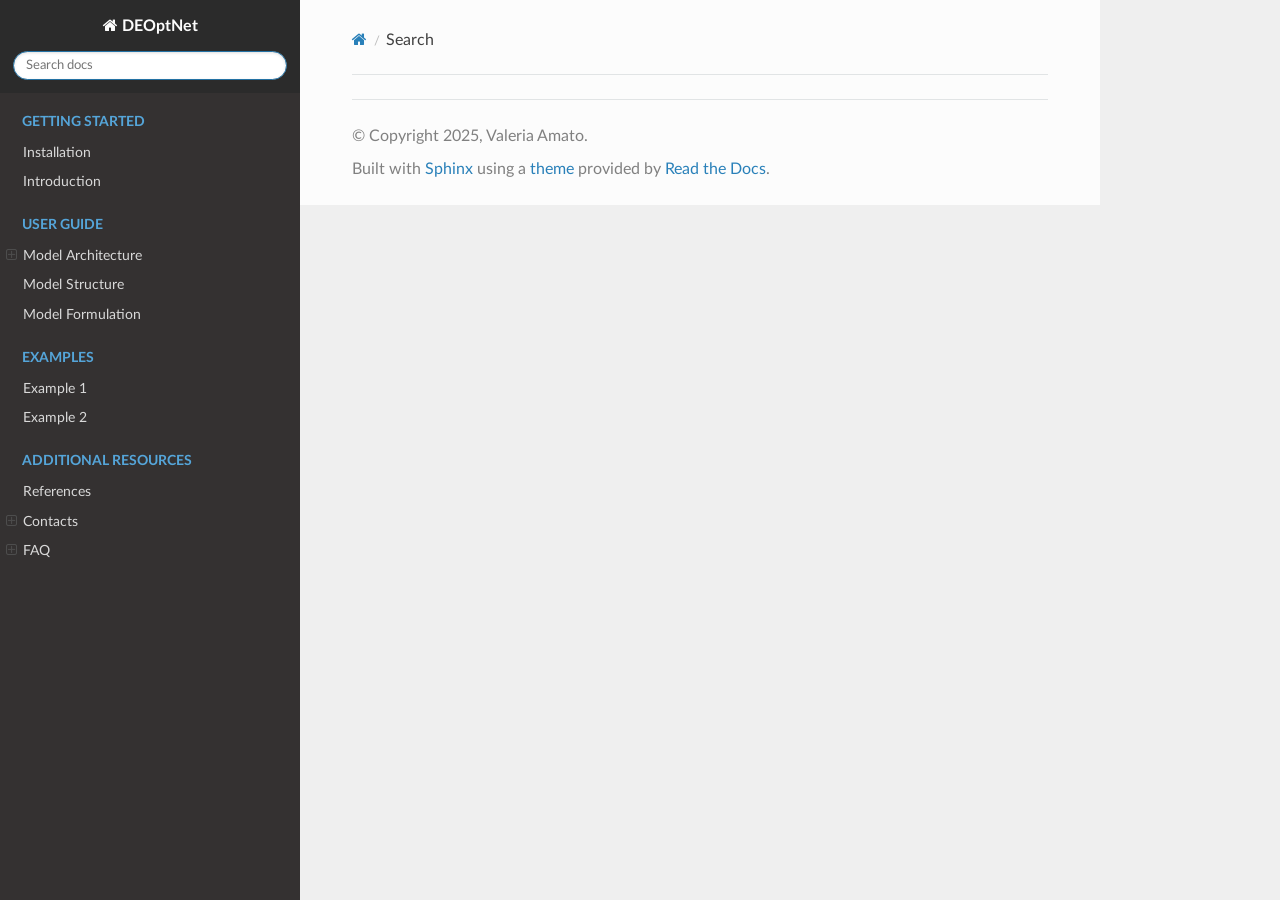
<file: docs/_build/html/search.html>
<!DOCTYPE html>
<html class="writer-html5" lang="en" data-content_root="./">
<head>
  <meta charset="utf-8" />
  <meta name="viewport" content="width=device-width, initial-scale=1.0" />
  <title>Search &mdash; DEOptNet 0.1.0 documentation</title>
      <link rel="stylesheet" type="text/css" href="_static/pygments.css?v=b86133f3" />
      <link rel="stylesheet" type="text/css" href="_static/css/theme.css?v=e59714d7" />
      <link rel="stylesheet" type="text/css" href="_static/custom.css?v=1c65b594" />

  
    
      <script src="_static/jquery.js?v=5d32c60e"></script>
      <script src="_static/_sphinx_javascript_frameworks_compat.js?v=2cd50e6c"></script>
      <script src="_static/documentation_options.js?v=01f34227"></script>
      <script src="_static/doctools.js?v=9bcbadda"></script>
      <script src="_static/sphinx_highlight.js?v=dc90522c"></script>
    <script src="_static/js/theme.js"></script>
    <script src="_static/searchtools.js"></script>
    <script src="_static/language_data.js"></script>
    <link rel="index" title="Index" href="genindex.html" />
    <link rel="search" title="Search" href="#" /> 
</head>

<body class="wy-body-for-nav"> 
  <div class="wy-grid-for-nav">
    <nav data-toggle="wy-nav-shift" class="wy-nav-side">
      <div class="wy-side-scroll">
        <div class="wy-side-nav-search"  style="background: #2b2b2b" >

          
          
          <a href="index.html" class="icon icon-home">
            DEOptNet
          </a>
<div role="search">
  <form id="rtd-search-form" class="wy-form" action="#" method="get">
    <input type="text" name="q" placeholder="Search docs" aria-label="Search docs" />
    <input type="hidden" name="check_keywords" value="yes" />
    <input type="hidden" name="area" value="default" />
  </form>
</div>
        </div><div class="wy-menu wy-menu-vertical" data-spy="affix" role="navigation" aria-label="Navigation menu">
              <p class="caption" role="heading"><span class="caption-text">Getting Started</span></p>
<ul>
<li class="toctree-l1"><a class="reference internal" href="getting-started/Installation.html">Installation</a></li>
<li class="toctree-l1"><a class="reference internal" href="getting-started/Introduction.html">Introduction</a></li>
</ul>
<p class="caption" role="heading"><span class="caption-text">User Guide</span></p>
<ul>
<li class="toctree-l1"><a class="reference internal" href="user-guide/Model-Architecture.html">Model Architecture</a><ul>
<li class="toctree-l2"><a class="reference internal" href="user-guide/Model-Architecture.html#translation">translation</a><ul>
<li class="toctree-l3"><a class="reference internal" href="user-guide/Model-Architecture.html#parsers">parsers</a></li>
</ul>
</li>
<li class="toctree-l2"><a class="reference internal" href="user-guide/Model-Architecture.html#resources">resources</a></li>
</ul>
</li>
<li class="toctree-l1"><a class="reference internal" href="user-guide/Model-Structure.html">Model Structure</a></li>
<li class="toctree-l1"><a class="reference internal" href="user-guide/Model-Formulation.html">Model Formulation</a></li>
</ul>
<p class="caption" role="heading"><span class="caption-text">Examples</span></p>
<ul>
<li class="toctree-l1"><a class="reference internal" href="examples/Example-1.html">Example 1</a></li>
<li class="toctree-l1"><a class="reference internal" href="examples/Example-2.html">Example 2</a></li>
</ul>
<p class="caption" role="heading"><span class="caption-text">Additional Resources</span></p>
<ul>
<li class="toctree-l1"><a class="reference internal" href="References.html">References</a></li>
<li class="toctree-l1"><a class="reference internal" href="Contacts.html">Contacts</a><ul>
<li class="toctree-l2"><a class="reference internal" href="Contacts.html#contact-information">Contact Information</a></li>
</ul>
</li>
<li class="toctree-l1"><a class="reference internal" href="FAQ.html">FAQ</a><ul>
<li class="toctree-l2"><a class="reference internal" href="FAQ.html#what-is-this-project-about">What is this project about?</a></li>
<li class="toctree-l2"><a class="reference internal" href="FAQ.html#how-can-i-contribute">How can I contribute?</a></li>
<li class="toctree-l2"><a class="reference internal" href="FAQ.html#where-can-i-find-the-documentation">Where can I find the documentation?</a></li>
<li class="toctree-l2"><a class="reference internal" href="FAQ.html#who-maintains-this-project">Who maintains this project?</a></li>
</ul>
</li>
</ul>

        </div>
      </div>
    </nav>

    <section data-toggle="wy-nav-shift" class="wy-nav-content-wrap"><nav class="wy-nav-top" aria-label="Mobile navigation menu"  style="background: #2b2b2b" >
          <i data-toggle="wy-nav-top" class="fa fa-bars"></i>
          <a href="index.html">DEOptNet</a>
      </nav>

      <div class="wy-nav-content">
        <div class="rst-content">
          <div role="navigation" aria-label="Page navigation">
  <ul class="wy-breadcrumbs">
      <li><a href="index.html" class="icon icon-home" aria-label="Home"></a></li>
      <li class="breadcrumb-item active">Search</li>
      <li class="wy-breadcrumbs-aside">
      </li>
  </ul>
  <hr/>
</div>
          <div role="main" class="document" itemscope="itemscope" itemtype="http://schema.org/Article">
           <div itemprop="articleBody">
             
  <noscript>
  <div id="fallback" class="admonition warning">
    <p class="last">
      Please activate JavaScript to enable the search functionality.
    </p>
  </div>
  </noscript>

  
  <div id="search-results">
  
  </div>

           </div>
          </div>
          <footer>

  <hr/>

  <div role="contentinfo">
    <p>&#169; Copyright 2025, Valeria Amato.</p>
  </div>

  Built with <a href="https://www.sphinx-doc.org/">Sphinx</a> using a
    <a href="https://github.com/readthedocs/sphinx_rtd_theme">theme</a>
    provided by <a href="https://readthedocs.org">Read the Docs</a>.
   

</footer>
        </div>
      </div>
    </section>
  </div>
  <script>
      jQuery(function () {
          SphinxRtdTheme.Navigation.enable(true);
      });
  </script>
  <script>
    jQuery(function() { Search.loadIndex("searchindex.js"); });
  </script>
  
  <script id="searchindexloader"></script>
   


</body>
</html>
</file>
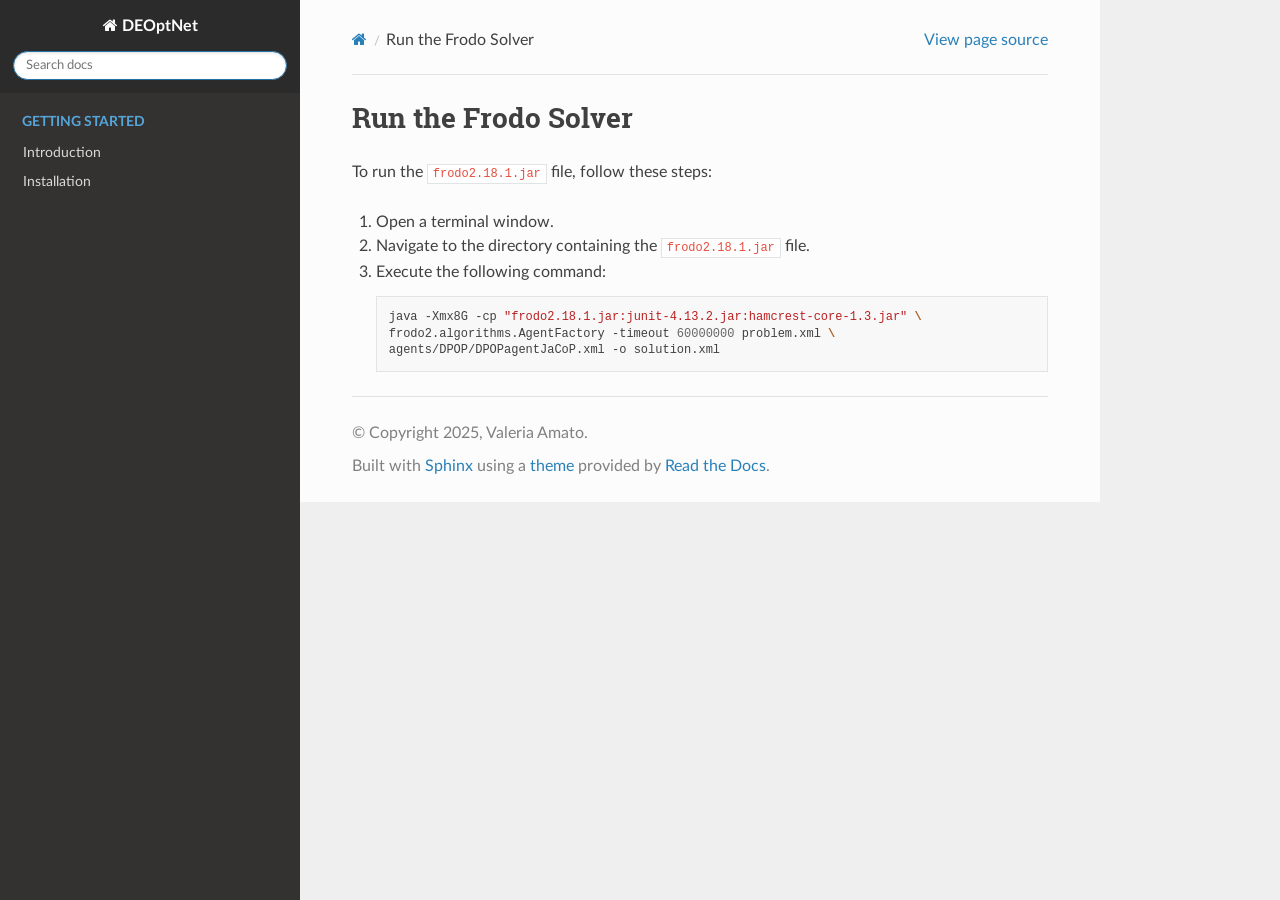
<file: docs/_build/html/solving.html>
<!DOCTYPE html>
<html class="writer-html5" lang="en" data-content_root="./">
<head>
  <meta charset="utf-8" /><meta name="viewport" content="width=device-width, initial-scale=1" />

  <meta name="viewport" content="width=device-width, initial-scale=1.0" />
  <title>Run the Frodo Solver &mdash; DEOptNet 0.1.0 documentation</title>
      <link rel="stylesheet" type="text/css" href="_static/pygments.css?v=b86133f3" />
      <link rel="stylesheet" type="text/css" href="_static/css/theme.css?v=e59714d7" />
      <link rel="stylesheet" type="text/css" href="_static/custom.css?v=1c65b594" />

  
      <script src="_static/jquery.js?v=5d32c60e"></script>
      <script src="_static/_sphinx_javascript_frameworks_compat.js?v=2cd50e6c"></script>
      <script src="_static/documentation_options.js?v=01f34227"></script>
      <script src="_static/doctools.js?v=9bcbadda"></script>
      <script src="_static/sphinx_highlight.js?v=dc90522c"></script>
    <script src="_static/js/theme.js"></script>
    <link rel="index" title="Index" href="genindex.html" />
    <link rel="search" title="Search" href="search.html" /> 
</head>

<body class="wy-body-for-nav"> 
  <div class="wy-grid-for-nav">
    <nav data-toggle="wy-nav-shift" class="wy-nav-side">
      <div class="wy-side-scroll">
        <div class="wy-side-nav-search"  style="background: #2b2b2b" >

          
          
          <a href="index.html" class="icon icon-home">
            DEOptNet
          </a>
<div role="search">
  <form id="rtd-search-form" class="wy-form" action="search.html" method="get">
    <input type="text" name="q" placeholder="Search docs" aria-label="Search docs" />
    <input type="hidden" name="check_keywords" value="yes" />
    <input type="hidden" name="area" value="default" />
  </form>
</div>
        </div><div class="wy-menu wy-menu-vertical" data-spy="affix" role="navigation" aria-label="Navigation menu">
              <p class="caption" role="heading"><span class="caption-text">Getting Started</span></p>
<ul>
<li class="toctree-l1"><a class="reference internal" href="getting-started/Introduction.html">Introduction</a></li>
<li class="toctree-l1"><a class="reference internal" href="getting-started/Installation.html">Installation</a></li>
</ul>

        </div>
      </div>
    </nav>

    <section data-toggle="wy-nav-shift" class="wy-nav-content-wrap"><nav class="wy-nav-top" aria-label="Mobile navigation menu"  style="background: #2b2b2b" >
          <i data-toggle="wy-nav-top" class="fa fa-bars"></i>
          <a href="index.html">DEOptNet</a>
      </nav>

      <div class="wy-nav-content">
        <div class="rst-content">
          <div role="navigation" aria-label="Page navigation">
  <ul class="wy-breadcrumbs">
      <li><a href="index.html" class="icon icon-home" aria-label="Home"></a></li>
      <li class="breadcrumb-item active">Run the Frodo Solver</li>
      <li class="wy-breadcrumbs-aside">
            <a href="_sources/solving.rst.txt" rel="nofollow"> View page source</a>
      </li>
  </ul>
  <hr/>
</div>
          <div role="main" class="document" itemscope="itemscope" itemtype="http://schema.org/Article">
           <div itemprop="articleBody">
             
  <section id="run-the-frodo-solver">
<h1>Run the Frodo Solver<a class="headerlink" href="#run-the-frodo-solver" title="Link to this heading"></a></h1>
<p>To run the <code class="docutils literal notranslate"><span class="pre">frodo2.18.1.jar</span></code> file, follow these steps:</p>
<ol class="arabic">
<li><p>Open a terminal window.</p></li>
<li><p>Navigate to the directory containing the <code class="docutils literal notranslate"><span class="pre">frodo2.18.1.jar</span></code> file.</p></li>
<li><p>Execute the following command:</p>
<div class="highlight-bash notranslate"><div class="highlight"><pre><span></span>java<span class="w"> </span>-Xmx8G<span class="w"> </span>-cp<span class="w"> </span><span class="s2">&quot;frodo2.18.1.jar:junit-4.13.2.jar:hamcrest-core-1.3.jar&quot;</span><span class="w"> </span><span class="se">\</span>
frodo2.algorithms.AgentFactory<span class="w"> </span>-timeout<span class="w"> </span><span class="m">60000000</span><span class="w"> </span>problem.xml<span class="w"> </span><span class="se">\</span>
agents/DPOP/DPOPagentJaCoP.xml<span class="w"> </span>-o<span class="w"> </span>solution.xml
</pre></div>
</div>
</li>
</ol>
</section>


           </div>
          </div>
          <footer>

  <hr/>

  <div role="contentinfo">
    <p>&#169; Copyright 2025, Valeria Amato.</p>
  </div>

  Built with <a href="https://www.sphinx-doc.org/">Sphinx</a> using a
    <a href="https://github.com/readthedocs/sphinx_rtd_theme">theme</a>
    provided by <a href="https://readthedocs.org">Read the Docs</a>.
   

</footer>
        </div>
      </div>
    </section>
  </div>
  <script>
      jQuery(function () {
          SphinxRtdTheme.Navigation.enable(true);
      });
  </script> 

</body>
</html>
</file>
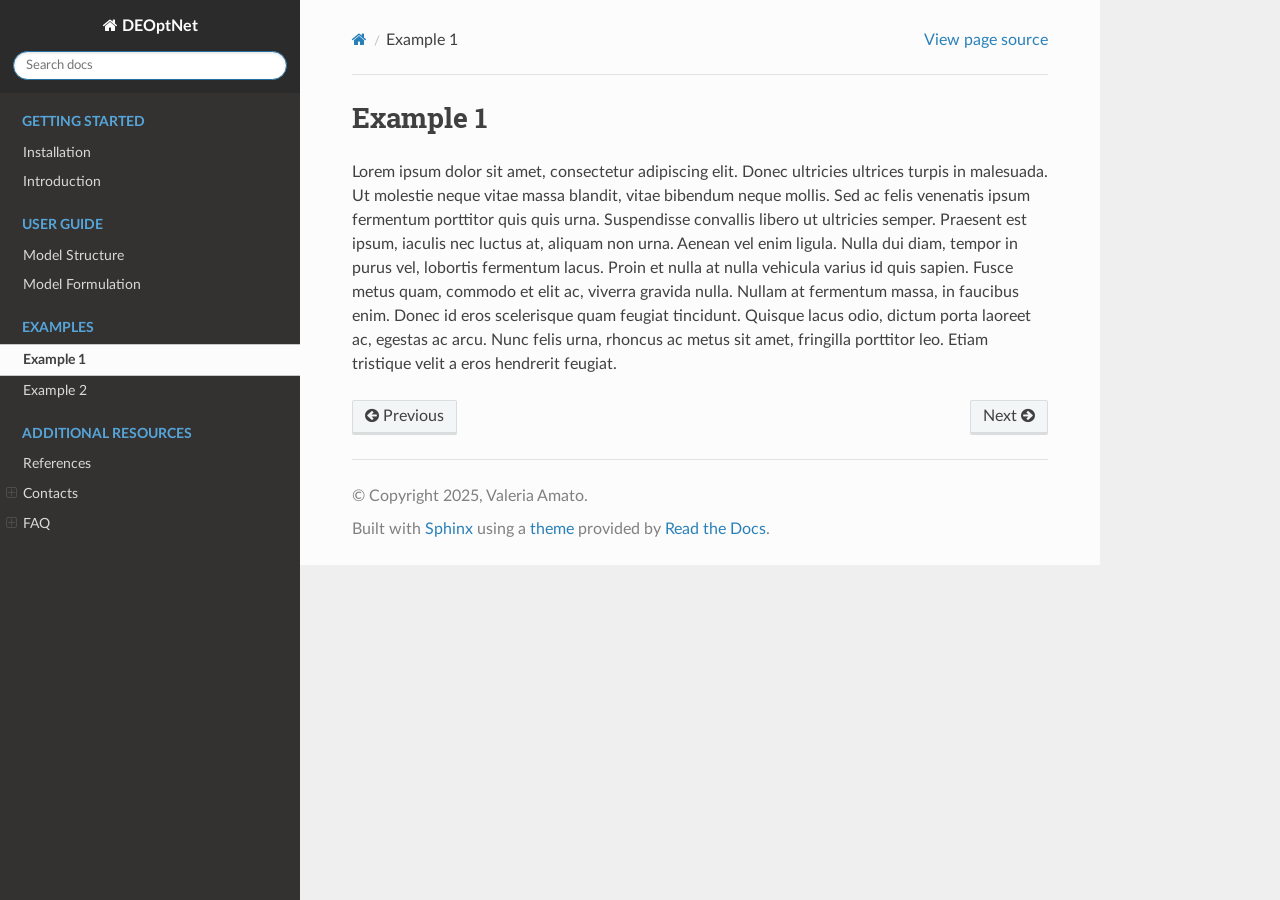
<file: docs/_build/html/examples/Example-1.html>
<!DOCTYPE html>
<html class="writer-html5" lang="en" data-content_root="../">
<head>
  <meta charset="utf-8" /><meta name="viewport" content="width=device-width, initial-scale=1" />

  <meta name="viewport" content="width=device-width, initial-scale=1.0" />
  <title>Example 1 &mdash; DEOptNet 0.1.0 documentation</title>
      <link rel="stylesheet" type="text/css" href="../_static/pygments.css?v=b86133f3" />
      <link rel="stylesheet" type="text/css" href="../_static/css/theme.css?v=e59714d7" />
      <link rel="stylesheet" type="text/css" href="../_static/custom.css?v=1c65b594" />

  
      <script src="../_static/jquery.js?v=5d32c60e"></script>
      <script src="../_static/_sphinx_javascript_frameworks_compat.js?v=2cd50e6c"></script>
      <script src="../_static/documentation_options.js?v=01f34227"></script>
      <script src="../_static/doctools.js?v=9bcbadda"></script>
      <script src="../_static/sphinx_highlight.js?v=dc90522c"></script>
    <script src="../_static/js/theme.js"></script>
    <link rel="index" title="Index" href="../genindex.html" />
    <link rel="search" title="Search" href="../search.html" />
    <link rel="next" title="Example 2" href="Example-2.html" />
    <link rel="prev" title="Model Formulation" href="../user-guide/Model-Formulation.html" /> 
</head>

<body class="wy-body-for-nav"> 
  <div class="wy-grid-for-nav">
    <nav data-toggle="wy-nav-shift" class="wy-nav-side">
      <div class="wy-side-scroll">
        <div class="wy-side-nav-search"  style="background: #2b2b2b" >

          
          
          <a href="../index.html" class="icon icon-home">
            DEOptNet
          </a>
<div role="search">
  <form id="rtd-search-form" class="wy-form" action="../search.html" method="get">
    <input type="text" name="q" placeholder="Search docs" aria-label="Search docs" />
    <input type="hidden" name="check_keywords" value="yes" />
    <input type="hidden" name="area" value="default" />
  </form>
</div>
        </div><div class="wy-menu wy-menu-vertical" data-spy="affix" role="navigation" aria-label="Navigation menu">
              <p class="caption" role="heading"><span class="caption-text">Getting Started</span></p>
<ul>
<li class="toctree-l1"><a class="reference internal" href="../getting-started/Installation.html">Installation</a></li>
<li class="toctree-l1"><a class="reference internal" href="../getting-started/Introduction.html">Introduction</a></li>
</ul>
<p class="caption" role="heading"><span class="caption-text">User Guide</span></p>
<ul>
<li class="toctree-l1"><a class="reference internal" href="../user-guide/Model-Structure.html">Model Structure</a></li>
<li class="toctree-l1"><a class="reference internal" href="../user-guide/Model-Formulation.html">Model Formulation</a></li>
</ul>
<p class="caption" role="heading"><span class="caption-text">Examples</span></p>
<ul class="current">
<li class="toctree-l1 current"><a class="current reference internal" href="#">Example 1</a></li>
<li class="toctree-l1"><a class="reference internal" href="Example-2.html">Example 2</a></li>
</ul>
<p class="caption" role="heading"><span class="caption-text">Additional Resources</span></p>
<ul>
<li class="toctree-l1"><a class="reference internal" href="../References.html">References</a></li>
<li class="toctree-l1"><a class="reference internal" href="../Contacts.html">Contacts</a><ul>
<li class="toctree-l2"><a class="reference internal" href="../Contacts.html#contact-information">Contact Information</a></li>
</ul>
</li>
<li class="toctree-l1"><a class="reference internal" href="../FAQ.html">FAQ</a><ul>
<li class="toctree-l2"><a class="reference internal" href="../FAQ.html#what-is-this-project-about">What is this project about?</a></li>
<li class="toctree-l2"><a class="reference internal" href="../FAQ.html#how-can-i-contribute">How can I contribute?</a></li>
<li class="toctree-l2"><a class="reference internal" href="../FAQ.html#where-can-i-find-the-documentation">Where can I find the documentation?</a></li>
<li class="toctree-l2"><a class="reference internal" href="../FAQ.html#who-maintains-this-project">Who maintains this project?</a></li>
</ul>
</li>
</ul>

        </div>
      </div>
    </nav>

    <section data-toggle="wy-nav-shift" class="wy-nav-content-wrap"><nav class="wy-nav-top" aria-label="Mobile navigation menu"  style="background: #2b2b2b" >
          <i data-toggle="wy-nav-top" class="fa fa-bars"></i>
          <a href="../index.html">DEOptNet</a>
      </nav>

      <div class="wy-nav-content">
        <div class="rst-content">
          <div role="navigation" aria-label="Page navigation">
  <ul class="wy-breadcrumbs">
      <li><a href="../index.html" class="icon icon-home" aria-label="Home"></a></li>
      <li class="breadcrumb-item active">Example 1</li>
      <li class="wy-breadcrumbs-aside">
            <a href="../_sources/examples/Example-1.rst.txt" rel="nofollow"> View page source</a>
      </li>
  </ul>
  <hr/>
</div>
          <div role="main" class="document" itemscope="itemscope" itemtype="http://schema.org/Article">
           <div itemprop="articleBody">
             
  <section id="example-1">
<h1>Example 1<a class="headerlink" href="#example-1" title="Link to this heading"></a></h1>
<p>Lorem ipsum dolor sit amet, consectetur adipiscing elit. Donec ultricies ultrices turpis in malesuada. Ut molestie neque vitae massa blandit, vitae bibendum neque mollis. Sed ac felis venenatis ipsum fermentum porttitor quis quis urna. Suspendisse convallis libero ut ultricies semper. Praesent est ipsum, iaculis nec luctus at, aliquam non urna. Aenean vel enim ligula. Nulla dui diam, tempor in purus vel, lobortis fermentum lacus. Proin et nulla at nulla vehicula varius id quis sapien. Fusce metus quam, commodo et elit ac, viverra gravida nulla. Nullam at fermentum massa, in faucibus enim. Donec id eros scelerisque quam feugiat tincidunt. Quisque lacus odio, dictum porta laoreet ac, egestas ac arcu. Nunc felis urna, rhoncus ac metus sit amet, fringilla porttitor leo. Etiam tristique velit a eros hendrerit feugiat.</p>
</section>


           </div>
          </div>
          <footer><div class="rst-footer-buttons" role="navigation" aria-label="Footer">
        <a href="../user-guide/Model-Formulation.html" class="btn btn-neutral float-left" title="Model Formulation" accesskey="p" rel="prev"><span class="fa fa-arrow-circle-left" aria-hidden="true"></span> Previous</a>
        <a href="Example-2.html" class="btn btn-neutral float-right" title="Example 2" accesskey="n" rel="next">Next <span class="fa fa-arrow-circle-right" aria-hidden="true"></span></a>
    </div>

  <hr/>

  <div role="contentinfo">
    <p>&#169; Copyright 2025, Valeria Amato.</p>
  </div>

  Built with <a href="https://www.sphinx-doc.org/">Sphinx</a> using a
    <a href="https://github.com/readthedocs/sphinx_rtd_theme">theme</a>
    provided by <a href="https://readthedocs.org">Read the Docs</a>.
   

</footer>
        </div>
      </div>
    </section>
  </div>
  <script>
      jQuery(function () {
          SphinxRtdTheme.Navigation.enable(true);
      });
  </script> 

</body>
</html>
</file>
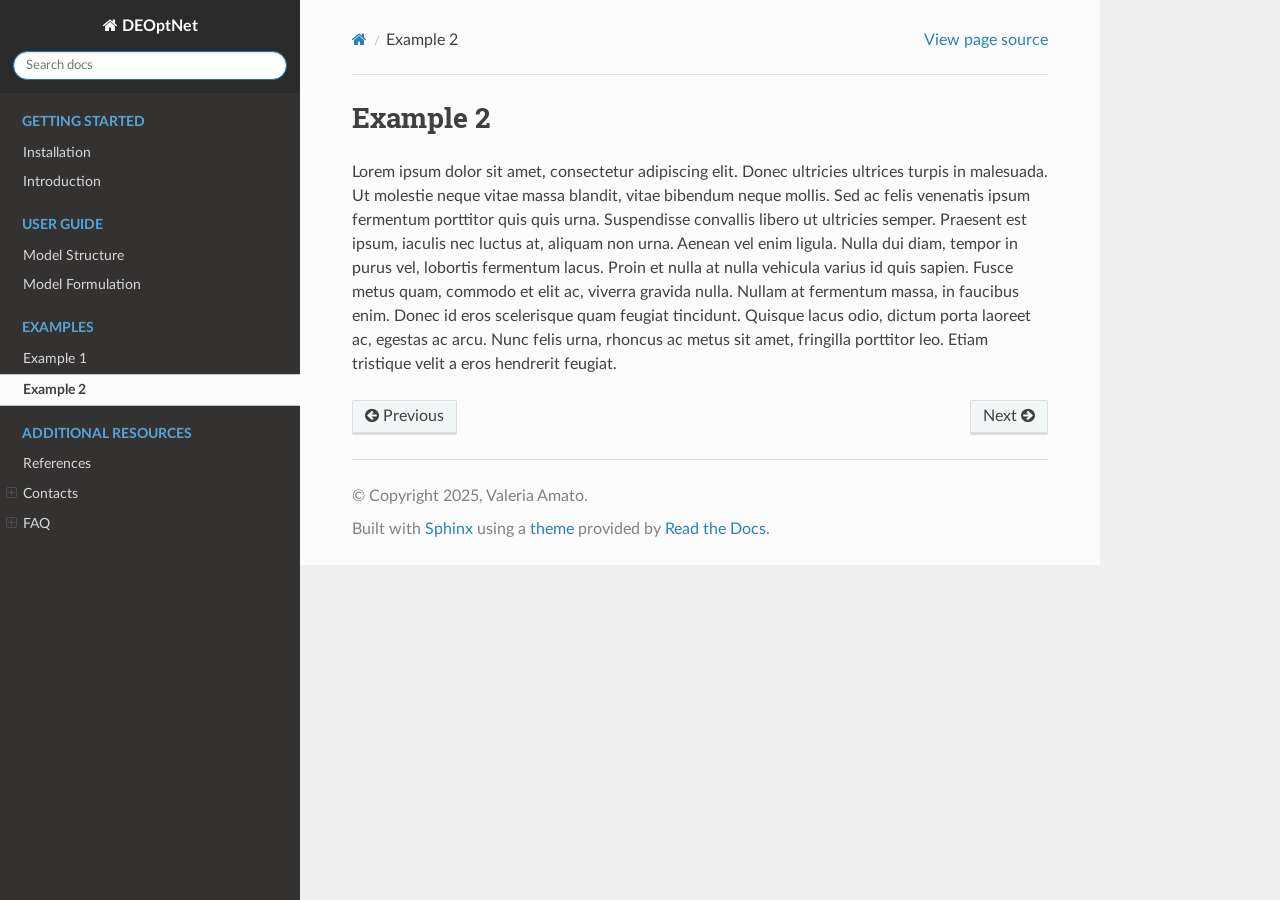
<file: docs/_build/html/examples/Example-2.html>
<!DOCTYPE html>
<html class="writer-html5" lang="en" data-content_root="../">
<head>
  <meta charset="utf-8" /><meta name="viewport" content="width=device-width, initial-scale=1" />

  <meta name="viewport" content="width=device-width, initial-scale=1.0" />
  <title>Example 2 &mdash; DEOptNet 0.1.0 documentation</title>
      <link rel="stylesheet" type="text/css" href="../_static/pygments.css?v=b86133f3" />
      <link rel="stylesheet" type="text/css" href="../_static/css/theme.css?v=e59714d7" />
      <link rel="stylesheet" type="text/css" href="../_static/custom.css?v=1c65b594" />

  
      <script src="../_static/jquery.js?v=5d32c60e"></script>
      <script src="../_static/_sphinx_javascript_frameworks_compat.js?v=2cd50e6c"></script>
      <script src="../_static/documentation_options.js?v=01f34227"></script>
      <script src="../_static/doctools.js?v=9bcbadda"></script>
      <script src="../_static/sphinx_highlight.js?v=dc90522c"></script>
    <script src="../_static/js/theme.js"></script>
    <link rel="index" title="Index" href="../genindex.html" />
    <link rel="search" title="Search" href="../search.html" />
    <link rel="next" title="References" href="../References.html" />
    <link rel="prev" title="Example 1" href="Example-1.html" /> 
</head>

<body class="wy-body-for-nav"> 
  <div class="wy-grid-for-nav">
    <nav data-toggle="wy-nav-shift" class="wy-nav-side">
      <div class="wy-side-scroll">
        <div class="wy-side-nav-search"  style="background: #2b2b2b" >

          
          
          <a href="../index.html" class="icon icon-home">
            DEOptNet
          </a>
<div role="search">
  <form id="rtd-search-form" class="wy-form" action="../search.html" method="get">
    <input type="text" name="q" placeholder="Search docs" aria-label="Search docs" />
    <input type="hidden" name="check_keywords" value="yes" />
    <input type="hidden" name="area" value="default" />
  </form>
</div>
        </div><div class="wy-menu wy-menu-vertical" data-spy="affix" role="navigation" aria-label="Navigation menu">
              <p class="caption" role="heading"><span class="caption-text">Getting Started</span></p>
<ul>
<li class="toctree-l1"><a class="reference internal" href="../getting-started/Installation.html">Installation</a></li>
<li class="toctree-l1"><a class="reference internal" href="../getting-started/Introduction.html">Introduction</a></li>
</ul>
<p class="caption" role="heading"><span class="caption-text">User Guide</span></p>
<ul>
<li class="toctree-l1"><a class="reference internal" href="../user-guide/Model-Structure.html">Model Structure</a></li>
<li class="toctree-l1"><a class="reference internal" href="../user-guide/Model-Formulation.html">Model Formulation</a></li>
</ul>
<p class="caption" role="heading"><span class="caption-text">Examples</span></p>
<ul class="current">
<li class="toctree-l1"><a class="reference internal" href="Example-1.html">Example 1</a></li>
<li class="toctree-l1 current"><a class="current reference internal" href="#">Example 2</a></li>
</ul>
<p class="caption" role="heading"><span class="caption-text">Additional Resources</span></p>
<ul>
<li class="toctree-l1"><a class="reference internal" href="../References.html">References</a></li>
<li class="toctree-l1"><a class="reference internal" href="../Contacts.html">Contacts</a><ul>
<li class="toctree-l2"><a class="reference internal" href="../Contacts.html#contact-information">Contact Information</a></li>
</ul>
</li>
<li class="toctree-l1"><a class="reference internal" href="../FAQ.html">FAQ</a><ul>
<li class="toctree-l2"><a class="reference internal" href="../FAQ.html#what-is-this-project-about">What is this project about?</a></li>
<li class="toctree-l2"><a class="reference internal" href="../FAQ.html#how-can-i-contribute">How can I contribute?</a></li>
<li class="toctree-l2"><a class="reference internal" href="../FAQ.html#where-can-i-find-the-documentation">Where can I find the documentation?</a></li>
<li class="toctree-l2"><a class="reference internal" href="../FAQ.html#who-maintains-this-project">Who maintains this project?</a></li>
</ul>
</li>
</ul>

        </div>
      </div>
    </nav>

    <section data-toggle="wy-nav-shift" class="wy-nav-content-wrap"><nav class="wy-nav-top" aria-label="Mobile navigation menu"  style="background: #2b2b2b" >
          <i data-toggle="wy-nav-top" class="fa fa-bars"></i>
          <a href="../index.html">DEOptNet</a>
      </nav>

      <div class="wy-nav-content">
        <div class="rst-content">
          <div role="navigation" aria-label="Page navigation">
  <ul class="wy-breadcrumbs">
      <li><a href="../index.html" class="icon icon-home" aria-label="Home"></a></li>
      <li class="breadcrumb-item active">Example 2</li>
      <li class="wy-breadcrumbs-aside">
            <a href="../_sources/examples/Example-2.rst.txt" rel="nofollow"> View page source</a>
      </li>
  </ul>
  <hr/>
</div>
          <div role="main" class="document" itemscope="itemscope" itemtype="http://schema.org/Article">
           <div itemprop="articleBody">
             
  <section id="example-2">
<h1>Example 2<a class="headerlink" href="#example-2" title="Link to this heading"></a></h1>
<p>Lorem ipsum dolor sit amet, consectetur adipiscing elit. Donec ultricies ultrices turpis in malesuada. Ut molestie neque vitae massa blandit, vitae bibendum neque mollis. Sed ac felis venenatis ipsum fermentum porttitor quis quis urna. Suspendisse convallis libero ut ultricies semper. Praesent est ipsum, iaculis nec luctus at, aliquam non urna. Aenean vel enim ligula. Nulla dui diam, tempor in purus vel, lobortis fermentum lacus. Proin et nulla at nulla vehicula varius id quis sapien. Fusce metus quam, commodo et elit ac, viverra gravida nulla. Nullam at fermentum massa, in faucibus enim. Donec id eros scelerisque quam feugiat tincidunt. Quisque lacus odio, dictum porta laoreet ac, egestas ac arcu. Nunc felis urna, rhoncus ac metus sit amet, fringilla porttitor leo. Etiam tristique velit a eros hendrerit feugiat.</p>
</section>


           </div>
          </div>
          <footer><div class="rst-footer-buttons" role="navigation" aria-label="Footer">
        <a href="Example-1.html" class="btn btn-neutral float-left" title="Example 1" accesskey="p" rel="prev"><span class="fa fa-arrow-circle-left" aria-hidden="true"></span> Previous</a>
        <a href="../References.html" class="btn btn-neutral float-right" title="References" accesskey="n" rel="next">Next <span class="fa fa-arrow-circle-right" aria-hidden="true"></span></a>
    </div>

  <hr/>

  <div role="contentinfo">
    <p>&#169; Copyright 2025, Valeria Amato.</p>
  </div>

  Built with <a href="https://www.sphinx-doc.org/">Sphinx</a> using a
    <a href="https://github.com/readthedocs/sphinx_rtd_theme">theme</a>
    provided by <a href="https://readthedocs.org">Read the Docs</a>.
   

</footer>
        </div>
      </div>
    </section>
  </div>
  <script>
      jQuery(function () {
          SphinxRtdTheme.Navigation.enable(true);
      });
  </script> 

</body>
</html>
</file>
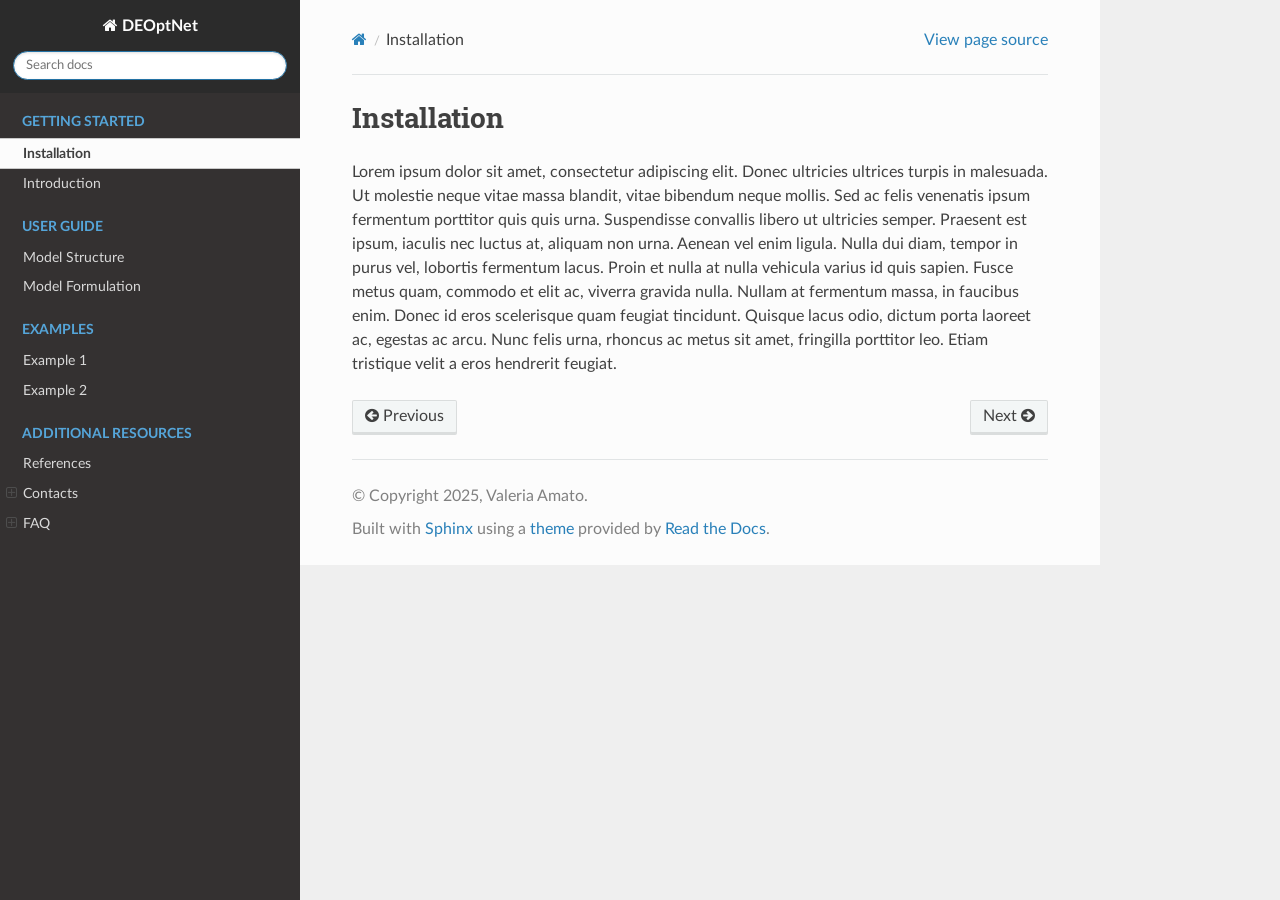
<file: docs/_build/html/getting-started/Installation.html>
<!DOCTYPE html>
<html class="writer-html5" lang="en" data-content_root="../">
<head>
  <meta charset="utf-8" /><meta name="viewport" content="width=device-width, initial-scale=1" />

  <meta name="viewport" content="width=device-width, initial-scale=1.0" />
  <title>Installation &mdash; DEOptNet 0.1.0 documentation</title>
      <link rel="stylesheet" type="text/css" href="../_static/pygments.css?v=b86133f3" />
      <link rel="stylesheet" type="text/css" href="../_static/css/theme.css?v=e59714d7" />
      <link rel="stylesheet" type="text/css" href="../_static/custom.css?v=1c65b594" />

  
      <script src="../_static/jquery.js?v=5d32c60e"></script>
      <script src="../_static/_sphinx_javascript_frameworks_compat.js?v=2cd50e6c"></script>
      <script src="../_static/documentation_options.js?v=01f34227"></script>
      <script src="../_static/doctools.js?v=9bcbadda"></script>
      <script src="../_static/sphinx_highlight.js?v=dc90522c"></script>
    <script src="../_static/js/theme.js"></script>
    <link rel="index" title="Index" href="../genindex.html" />
    <link rel="search" title="Search" href="../search.html" />
    <link rel="next" title="Introduction" href="Introduction.html" />
    <link rel="prev" title="DEOpNet: Distributed Energy Optimization Network" href="../index.html" /> 
</head>

<body class="wy-body-for-nav"> 
  <div class="wy-grid-for-nav">
    <nav data-toggle="wy-nav-shift" class="wy-nav-side">
      <div class="wy-side-scroll">
        <div class="wy-side-nav-search"  style="background: #2b2b2b" >

          
          
          <a href="../index.html" class="icon icon-home">
            DEOptNet
          </a>
<div role="search">
  <form id="rtd-search-form" class="wy-form" action="../search.html" method="get">
    <input type="text" name="q" placeholder="Search docs" aria-label="Search docs" />
    <input type="hidden" name="check_keywords" value="yes" />
    <input type="hidden" name="area" value="default" />
  </form>
</div>
        </div><div class="wy-menu wy-menu-vertical" data-spy="affix" role="navigation" aria-label="Navigation menu">
              <p class="caption" role="heading"><span class="caption-text">Getting Started</span></p>
<ul class="current">
<li class="toctree-l1 current"><a class="current reference internal" href="#">Installation</a></li>
<li class="toctree-l1"><a class="reference internal" href="Introduction.html">Introduction</a></li>
</ul>
<p class="caption" role="heading"><span class="caption-text">User Guide</span></p>
<ul>
<li class="toctree-l1"><a class="reference internal" href="../user-guide/Model-Structure.html">Model Structure</a></li>
<li class="toctree-l1"><a class="reference internal" href="../user-guide/Model-Formulation.html">Model Formulation</a></li>
</ul>
<p class="caption" role="heading"><span class="caption-text">Examples</span></p>
<ul>
<li class="toctree-l1"><a class="reference internal" href="../examples/Example-1.html">Example 1</a></li>
<li class="toctree-l1"><a class="reference internal" href="../examples/Example-2.html">Example 2</a></li>
</ul>
<p class="caption" role="heading"><span class="caption-text">Additional Resources</span></p>
<ul>
<li class="toctree-l1"><a class="reference internal" href="../References.html">References</a></li>
<li class="toctree-l1"><a class="reference internal" href="../Contacts.html">Contacts</a><ul>
<li class="toctree-l2"><a class="reference internal" href="../Contacts.html#contact-information">Contact Information</a></li>
</ul>
</li>
<li class="toctree-l1"><a class="reference internal" href="../FAQ.html">FAQ</a><ul>
<li class="toctree-l2"><a class="reference internal" href="../FAQ.html#what-is-this-project-about">What is this project about?</a></li>
<li class="toctree-l2"><a class="reference internal" href="../FAQ.html#how-can-i-contribute">How can I contribute?</a></li>
<li class="toctree-l2"><a class="reference internal" href="../FAQ.html#where-can-i-find-the-documentation">Where can I find the documentation?</a></li>
<li class="toctree-l2"><a class="reference internal" href="../FAQ.html#who-maintains-this-project">Who maintains this project?</a></li>
</ul>
</li>
</ul>

        </div>
      </div>
    </nav>

    <section data-toggle="wy-nav-shift" class="wy-nav-content-wrap"><nav class="wy-nav-top" aria-label="Mobile navigation menu"  style="background: #2b2b2b" >
          <i data-toggle="wy-nav-top" class="fa fa-bars"></i>
          <a href="../index.html">DEOptNet</a>
      </nav>

      <div class="wy-nav-content">
        <div class="rst-content">
          <div role="navigation" aria-label="Page navigation">
  <ul class="wy-breadcrumbs">
      <li><a href="../index.html" class="icon icon-home" aria-label="Home"></a></li>
      <li class="breadcrumb-item active">Installation</li>
      <li class="wy-breadcrumbs-aside">
            <a href="../_sources/getting-started/Installation.rst.txt" rel="nofollow"> View page source</a>
      </li>
  </ul>
  <hr/>
</div>
          <div role="main" class="document" itemscope="itemscope" itemtype="http://schema.org/Article">
           <div itemprop="articleBody">
             
  <section id="installation">
<h1>Installation<a class="headerlink" href="#installation" title="Link to this heading"></a></h1>
<p>Lorem ipsum dolor sit amet, consectetur adipiscing elit. Donec ultricies ultrices turpis in malesuada. Ut molestie neque vitae massa blandit, vitae bibendum neque mollis. Sed ac felis venenatis ipsum fermentum porttitor quis quis urna. Suspendisse convallis libero ut ultricies semper. Praesent est ipsum, iaculis nec luctus at, aliquam non urna. Aenean vel enim ligula. Nulla dui diam, tempor in purus vel, lobortis fermentum lacus. Proin et nulla at nulla vehicula varius id quis sapien. Fusce metus quam, commodo et elit ac, viverra gravida nulla. Nullam at fermentum massa, in faucibus enim. Donec id eros scelerisque quam feugiat tincidunt. Quisque lacus odio, dictum porta laoreet ac, egestas ac arcu. Nunc felis urna, rhoncus ac metus sit amet, fringilla porttitor leo. Etiam tristique velit a eros hendrerit feugiat.</p>
</section>


           </div>
          </div>
          <footer><div class="rst-footer-buttons" role="navigation" aria-label="Footer">
        <a href="../index.html" class="btn btn-neutral float-left" title="DEOpNet: Distributed Energy Optimization Network" accesskey="p" rel="prev"><span class="fa fa-arrow-circle-left" aria-hidden="true"></span> Previous</a>
        <a href="Introduction.html" class="btn btn-neutral float-right" title="Introduction" accesskey="n" rel="next">Next <span class="fa fa-arrow-circle-right" aria-hidden="true"></span></a>
    </div>

  <hr/>

  <div role="contentinfo">
    <p>&#169; Copyright 2025, Valeria Amato.</p>
  </div>

  Built with <a href="https://www.sphinx-doc.org/">Sphinx</a> using a
    <a href="https://github.com/readthedocs/sphinx_rtd_theme">theme</a>
    provided by <a href="https://readthedocs.org">Read the Docs</a>.
   

</footer>
        </div>
      </div>
    </section>
  </div>
  <script>
      jQuery(function () {
          SphinxRtdTheme.Navigation.enable(true);
      });
  </script> 

</body>
</html>
</file>
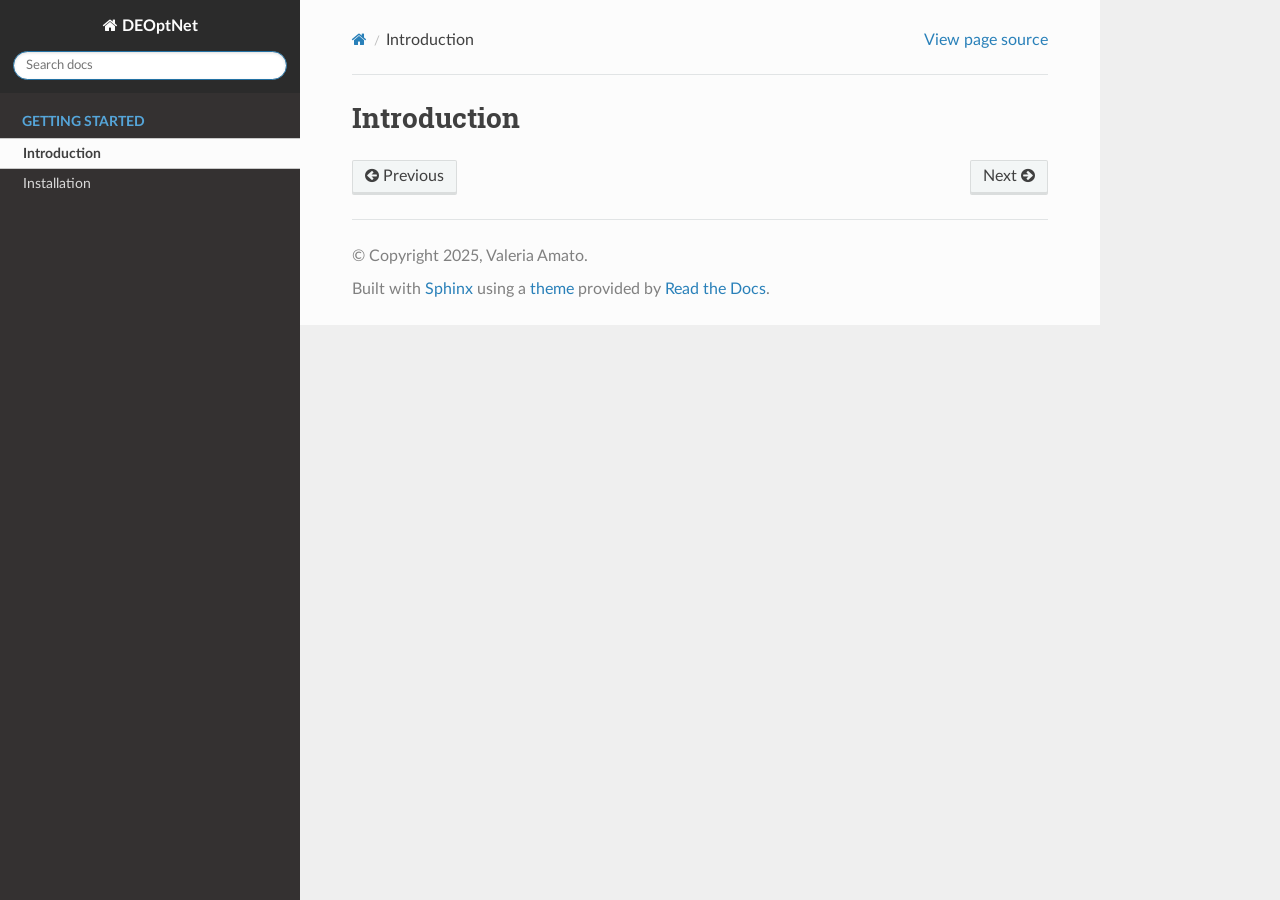
<file: docs/_build/html/getting-started/Introduction.html>
<!DOCTYPE html>
<html class="writer-html5" lang="en" data-content_root="../">
<head>
  <meta charset="utf-8" /><meta name="viewport" content="width=device-width, initial-scale=1" />

  <meta name="viewport" content="width=device-width, initial-scale=1.0" />
  <title>Introduction &mdash; DEOptNet 0.1.0 documentation</title>
      <link rel="stylesheet" type="text/css" href="../_static/pygments.css?v=b86133f3" />
      <link rel="stylesheet" type="text/css" href="../_static/css/theme.css?v=e59714d7" />
      <link rel="stylesheet" type="text/css" href="../_static/custom.css?v=1c65b594" />

  
      <script src="../_static/jquery.js?v=5d32c60e"></script>
      <script src="../_static/_sphinx_javascript_frameworks_compat.js?v=2cd50e6c"></script>
      <script src="../_static/documentation_options.js?v=01f34227"></script>
      <script src="../_static/doctools.js?v=9bcbadda"></script>
      <script src="../_static/sphinx_highlight.js?v=dc90522c"></script>
    <script src="../_static/js/theme.js"></script>
    <link rel="index" title="Index" href="../genindex.html" />
    <link rel="search" title="Search" href="../search.html" />
    <link rel="next" title="Installation" href="Installation.html" />
    <link rel="prev" title="DEOpNet: Distributed Energy Optimization Network" href="../index.html" /> 
</head>

<body class="wy-body-for-nav"> 
  <div class="wy-grid-for-nav">
    <nav data-toggle="wy-nav-shift" class="wy-nav-side">
      <div class="wy-side-scroll">
        <div class="wy-side-nav-search"  style="background: #2b2b2b" >

          
          
          <a href="../index.html" class="icon icon-home">
            DEOptNet
          </a>
<div role="search">
  <form id="rtd-search-form" class="wy-form" action="../search.html" method="get">
    <input type="text" name="q" placeholder="Search docs" aria-label="Search docs" />
    <input type="hidden" name="check_keywords" value="yes" />
    <input type="hidden" name="area" value="default" />
  </form>
</div>
        </div><div class="wy-menu wy-menu-vertical" data-spy="affix" role="navigation" aria-label="Navigation menu">
              <p class="caption" role="heading"><span class="caption-text">Getting Started</span></p>
<ul class="current">
<li class="toctree-l1 current"><a class="current reference internal" href="#">Introduction</a></li>
<li class="toctree-l1"><a class="reference internal" href="Installation.html">Installation</a></li>
</ul>

        </div>
      </div>
    </nav>

    <section data-toggle="wy-nav-shift" class="wy-nav-content-wrap"><nav class="wy-nav-top" aria-label="Mobile navigation menu"  style="background: #2b2b2b" >
          <i data-toggle="wy-nav-top" class="fa fa-bars"></i>
          <a href="../index.html">DEOptNet</a>
      </nav>

      <div class="wy-nav-content">
        <div class="rst-content">
          <div role="navigation" aria-label="Page navigation">
  <ul class="wy-breadcrumbs">
      <li><a href="../index.html" class="icon icon-home" aria-label="Home"></a></li>
      <li class="breadcrumb-item active">Introduction</li>
      <li class="wy-breadcrumbs-aside">
            <a href="../_sources/getting-started/Introduction.rst.txt" rel="nofollow"> View page source</a>
      </li>
  </ul>
  <hr/>
</div>
          <div role="main" class="document" itemscope="itemscope" itemtype="http://schema.org/Article">
           <div itemprop="articleBody">
             
  <section id="introduction">
<h1>Introduction<a class="headerlink" href="#introduction" title="Link to this heading"></a></h1>
</section>


           </div>
          </div>
          <footer><div class="rst-footer-buttons" role="navigation" aria-label="Footer">
        <a href="../index.html" class="btn btn-neutral float-left" title="DEOpNet: Distributed Energy Optimization Network" accesskey="p" rel="prev"><span class="fa fa-arrow-circle-left" aria-hidden="true"></span> Previous</a>
        <a href="Installation.html" class="btn btn-neutral float-right" title="Installation" accesskey="n" rel="next">Next <span class="fa fa-arrow-circle-right" aria-hidden="true"></span></a>
    </div>

  <hr/>

  <div role="contentinfo">
    <p>&#169; Copyright 2025, Valeria Amato.</p>
  </div>

  Built with <a href="https://www.sphinx-doc.org/">Sphinx</a> using a
    <a href="https://github.com/readthedocs/sphinx_rtd_theme">theme</a>
    provided by <a href="https://readthedocs.org">Read the Docs</a>.
   

</footer>
        </div>
      </div>
    </section>
  </div>
  <script>
      jQuery(function () {
          SphinxRtdTheme.Navigation.enable(true);
      });
  </script> 

</body>
</html>
</file>
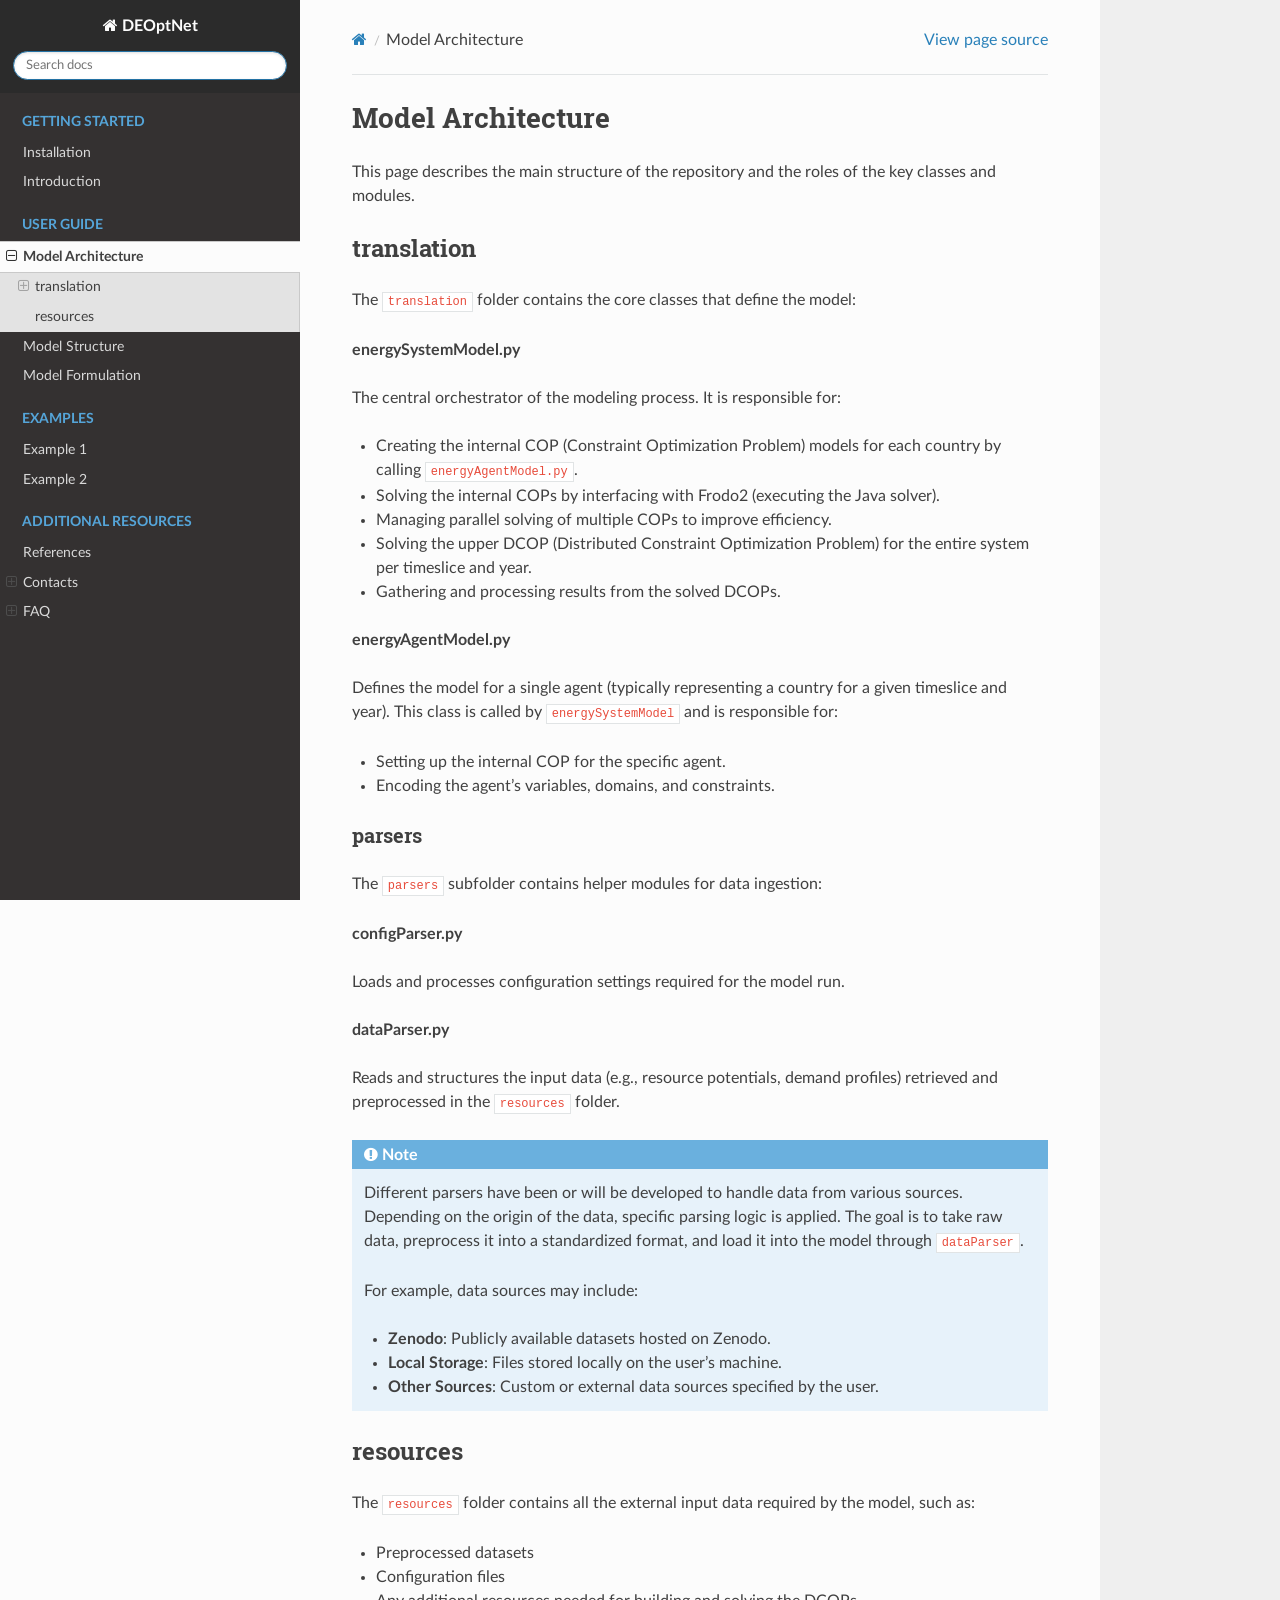
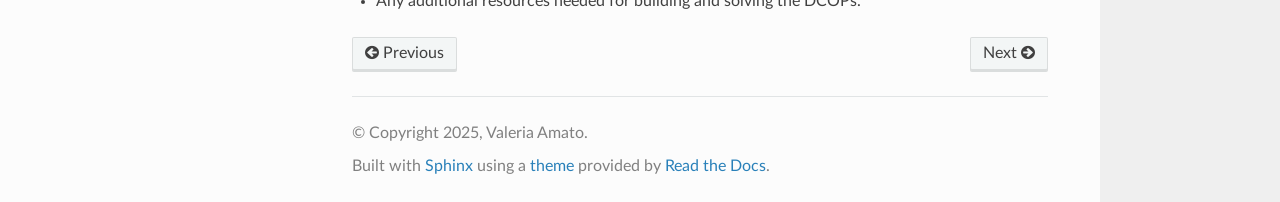
<file: docs/_build/html/user-guide/Model-Architecture.html>
<!DOCTYPE html>
<html class="writer-html5" lang="en" data-content_root="../">
<head>
  <meta charset="utf-8" /><meta name="viewport" content="width=device-width, initial-scale=1" />

  <meta name="viewport" content="width=device-width, initial-scale=1.0" />
  <title>Model Architecture &mdash; DEOptNet 0.1.0 documentation</title>
      <link rel="stylesheet" type="text/css" href="../_static/pygments.css?v=b86133f3" />
      <link rel="stylesheet" type="text/css" href="../_static/css/theme.css?v=e59714d7" />
      <link rel="stylesheet" type="text/css" href="../_static/custom.css?v=1c65b594" />

  
      <script src="../_static/jquery.js?v=5d32c60e"></script>
      <script src="../_static/_sphinx_javascript_frameworks_compat.js?v=2cd50e6c"></script>
      <script src="../_static/documentation_options.js?v=01f34227"></script>
      <script src="../_static/doctools.js?v=9bcbadda"></script>
      <script src="../_static/sphinx_highlight.js?v=dc90522c"></script>
    <script src="../_static/js/theme.js"></script>
    <link rel="index" title="Index" href="../genindex.html" />
    <link rel="search" title="Search" href="../search.html" />
    <link rel="next" title="Model Structure" href="Model-Structure.html" />
    <link rel="prev" title="Introduction" href="../getting-started/Introduction.html" /> 
</head>

<body class="wy-body-for-nav"> 
  <div class="wy-grid-for-nav">
    <nav data-toggle="wy-nav-shift" class="wy-nav-side">
      <div class="wy-side-scroll">
        <div class="wy-side-nav-search"  style="background: #2b2b2b" >

          
          
          <a href="../index.html" class="icon icon-home">
            DEOptNet
          </a>
<div role="search">
  <form id="rtd-search-form" class="wy-form" action="../search.html" method="get">
    <input type="text" name="q" placeholder="Search docs" aria-label="Search docs" />
    <input type="hidden" name="check_keywords" value="yes" />
    <input type="hidden" name="area" value="default" />
  </form>
</div>
        </div><div class="wy-menu wy-menu-vertical" data-spy="affix" role="navigation" aria-label="Navigation menu">
              <p class="caption" role="heading"><span class="caption-text">Getting Started</span></p>
<ul>
<li class="toctree-l1"><a class="reference internal" href="../getting-started/Installation.html">Installation</a></li>
<li class="toctree-l1"><a class="reference internal" href="../getting-started/Introduction.html">Introduction</a></li>
</ul>
<p class="caption" role="heading"><span class="caption-text">User Guide</span></p>
<ul class="current">
<li class="toctree-l1 current"><a class="current reference internal" href="#">Model Architecture</a><ul>
<li class="toctree-l2"><a class="reference internal" href="#translation">translation</a><ul>
<li class="toctree-l3"><a class="reference internal" href="#parsers">parsers</a></li>
</ul>
</li>
<li class="toctree-l2"><a class="reference internal" href="#resources">resources</a></li>
</ul>
</li>
<li class="toctree-l1"><a class="reference internal" href="Model-Structure.html">Model Structure</a></li>
<li class="toctree-l1"><a class="reference internal" href="Model-Formulation.html">Model Formulation</a></li>
</ul>
<p class="caption" role="heading"><span class="caption-text">Examples</span></p>
<ul>
<li class="toctree-l1"><a class="reference internal" href="../examples/Example-1.html">Example 1</a></li>
<li class="toctree-l1"><a class="reference internal" href="../examples/Example-2.html">Example 2</a></li>
</ul>
<p class="caption" role="heading"><span class="caption-text">Additional Resources</span></p>
<ul>
<li class="toctree-l1"><a class="reference internal" href="../References.html">References</a></li>
<li class="toctree-l1"><a class="reference internal" href="../Contacts.html">Contacts</a><ul>
<li class="toctree-l2"><a class="reference internal" href="../Contacts.html#contact-information">Contact Information</a></li>
</ul>
</li>
<li class="toctree-l1"><a class="reference internal" href="../FAQ.html">FAQ</a><ul>
<li class="toctree-l2"><a class="reference internal" href="../FAQ.html#what-is-this-project-about">What is this project about?</a></li>
<li class="toctree-l2"><a class="reference internal" href="../FAQ.html#how-can-i-contribute">How can I contribute?</a></li>
<li class="toctree-l2"><a class="reference internal" href="../FAQ.html#where-can-i-find-the-documentation">Where can I find the documentation?</a></li>
<li class="toctree-l2"><a class="reference internal" href="../FAQ.html#who-maintains-this-project">Who maintains this project?</a></li>
</ul>
</li>
</ul>

        </div>
      </div>
    </nav>

    <section data-toggle="wy-nav-shift" class="wy-nav-content-wrap"><nav class="wy-nav-top" aria-label="Mobile navigation menu"  style="background: #2b2b2b" >
          <i data-toggle="wy-nav-top" class="fa fa-bars"></i>
          <a href="../index.html">DEOptNet</a>
      </nav>

      <div class="wy-nav-content">
        <div class="rst-content">
          <div role="navigation" aria-label="Page navigation">
  <ul class="wy-breadcrumbs">
      <li><a href="../index.html" class="icon icon-home" aria-label="Home"></a></li>
      <li class="breadcrumb-item active">Model Architecture</li>
      <li class="wy-breadcrumbs-aside">
            <a href="../_sources/user-guide/Model-Architecture.rst.txt" rel="nofollow"> View page source</a>
      </li>
  </ul>
  <hr/>
</div>
          <div role="main" class="document" itemscope="itemscope" itemtype="http://schema.org/Article">
           <div itemprop="articleBody">
             
  <section id="model-architecture">
<h1>Model Architecture<a class="headerlink" href="#model-architecture" title="Link to this heading"></a></h1>
<p>This page describes the main structure of the repository and the roles of the key classes and modules.</p>
<section id="translation">
<h2>translation<a class="headerlink" href="#translation" title="Link to this heading"></a></h2>
<p>The <code class="docutils literal notranslate"><span class="pre">translation</span></code> folder contains the core classes that define the model:</p>
<p><strong>energySystemModel.py</strong></p>
<p>The central orchestrator of the modeling process. It is responsible for:</p>
<ul class="simple">
<li><p>Creating the internal COP (Constraint Optimization Problem) models for each country by calling <code class="docutils literal notranslate"><span class="pre">energyAgentModel.py</span></code>.</p></li>
<li><p>Solving the internal COPs by interfacing with Frodo2 (executing the Java solver).</p></li>
<li><p>Managing parallel solving of multiple COPs to improve efficiency.</p></li>
<li><p>Solving the upper DCOP (Distributed Constraint Optimization Problem) for the entire system per timeslice and year.</p></li>
<li><p>Gathering and processing results from the solved DCOPs.</p></li>
</ul>
<p><strong>energyAgentModel.py</strong></p>
<p>Defines the model for a single agent (typically representing a country for a given timeslice and year). This class is called by <code class="docutils literal notranslate"><span class="pre">energySystemModel</span></code> and is responsible for:</p>
<ul class="simple">
<li><p>Setting up the internal COP for the specific agent.</p></li>
<li><p>Encoding the agent’s variables, domains, and constraints.</p></li>
</ul>
<section id="parsers">
<h3>parsers<a class="headerlink" href="#parsers" title="Link to this heading"></a></h3>
<p>The <code class="docutils literal notranslate"><span class="pre">parsers</span></code> subfolder contains helper modules for data ingestion:</p>
<p><strong>configParser.py</strong></p>
<p>Loads and processes configuration settings required for the model run.</p>
<p><strong>dataParser.py</strong></p>
<p>Reads and structures the input data (e.g., resource potentials, demand profiles) retrieved and preprocessed in the <code class="docutils literal notranslate"><span class="pre">resources</span></code> folder.</p>
<div class="admonition note">
<p class="admonition-title">Note</p>
<p>Different parsers have been or will be developed to handle data from various sources.
Depending on the origin of the data, specific parsing logic is applied.
The goal is to take raw data, preprocess it into a standardized format, and load it into the model through <code class="docutils literal notranslate"><span class="pre">dataParser</span></code>.</p>
<p>For example, data sources may include:</p>
<ul class="simple">
<li><p><strong>Zenodo</strong>: Publicly available datasets hosted on Zenodo.</p></li>
<li><p><strong>Local Storage</strong>: Files stored locally on the user’s machine.</p></li>
<li><p><strong>Other Sources</strong>: Custom or external data sources specified by the user.</p></li>
</ul>
</div>
</section>
</section>
<section id="resources">
<h2>resources<a class="headerlink" href="#resources" title="Link to this heading"></a></h2>
<p>The <code class="docutils literal notranslate"><span class="pre">resources</span></code> folder contains all the external input data required by the model, such as:</p>
<ul class="simple">
<li><p>Preprocessed datasets</p></li>
<li><p>Configuration files</p></li>
<li><p>Any additional resources needed for building and solving the DCOPs.</p></li>
</ul>
</section>
</section>


           </div>
          </div>
          <footer><div class="rst-footer-buttons" role="navigation" aria-label="Footer">
        <a href="../getting-started/Introduction.html" class="btn btn-neutral float-left" title="Introduction" accesskey="p" rel="prev"><span class="fa fa-arrow-circle-left" aria-hidden="true"></span> Previous</a>
        <a href="Model-Structure.html" class="btn btn-neutral float-right" title="Model Structure" accesskey="n" rel="next">Next <span class="fa fa-arrow-circle-right" aria-hidden="true"></span></a>
    </div>

  <hr/>

  <div role="contentinfo">
    <p>&#169; Copyright 2025, Valeria Amato.</p>
  </div>

  Built with <a href="https://www.sphinx-doc.org/">Sphinx</a> using a
    <a href="https://github.com/readthedocs/sphinx_rtd_theme">theme</a>
    provided by <a href="https://readthedocs.org">Read the Docs</a>.
   

</footer>
        </div>
      </div>
    </section>
  </div>
  <script>
      jQuery(function () {
          SphinxRtdTheme.Navigation.enable(true);
      });
  </script> 

</body>
</html>
</file>
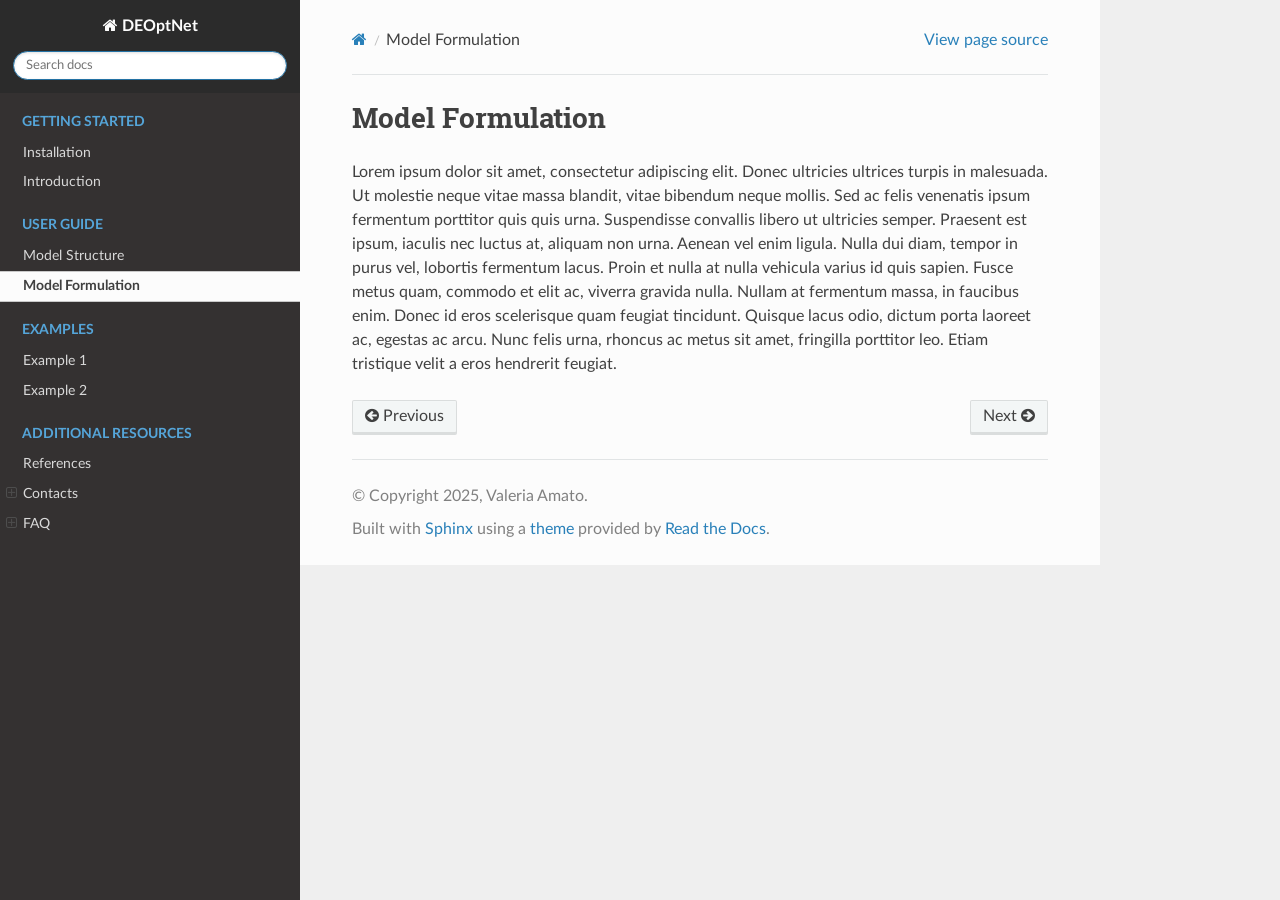
<file: docs/_build/html/user-guide/Model-Formulation.html>
<!DOCTYPE html>
<html class="writer-html5" lang="en" data-content_root="../">
<head>
  <meta charset="utf-8" /><meta name="viewport" content="width=device-width, initial-scale=1" />

  <meta name="viewport" content="width=device-width, initial-scale=1.0" />
  <title>Model Formulation &mdash; DEOptNet 0.1.0 documentation</title>
      <link rel="stylesheet" type="text/css" href="../_static/pygments.css?v=b86133f3" />
      <link rel="stylesheet" type="text/css" href="../_static/css/theme.css?v=e59714d7" />
      <link rel="stylesheet" type="text/css" href="../_static/custom.css?v=1c65b594" />

  
      <script src="../_static/jquery.js?v=5d32c60e"></script>
      <script src="../_static/_sphinx_javascript_frameworks_compat.js?v=2cd50e6c"></script>
      <script src="../_static/documentation_options.js?v=01f34227"></script>
      <script src="../_static/doctools.js?v=9bcbadda"></script>
      <script src="../_static/sphinx_highlight.js?v=dc90522c"></script>
    <script src="../_static/js/theme.js"></script>
    <link rel="index" title="Index" href="../genindex.html" />
    <link rel="search" title="Search" href="../search.html" />
    <link rel="next" title="Example 1" href="../examples/Example-1.html" />
    <link rel="prev" title="Model Structure" href="Model-Structure.html" /> 
</head>

<body class="wy-body-for-nav"> 
  <div class="wy-grid-for-nav">
    <nav data-toggle="wy-nav-shift" class="wy-nav-side">
      <div class="wy-side-scroll">
        <div class="wy-side-nav-search"  style="background: #2b2b2b" >

          
          
          <a href="../index.html" class="icon icon-home">
            DEOptNet
          </a>
<div role="search">
  <form id="rtd-search-form" class="wy-form" action="../search.html" method="get">
    <input type="text" name="q" placeholder="Search docs" aria-label="Search docs" />
    <input type="hidden" name="check_keywords" value="yes" />
    <input type="hidden" name="area" value="default" />
  </form>
</div>
        </div><div class="wy-menu wy-menu-vertical" data-spy="affix" role="navigation" aria-label="Navigation menu">
              <p class="caption" role="heading"><span class="caption-text">Getting Started</span></p>
<ul>
<li class="toctree-l1"><a class="reference internal" href="../getting-started/Installation.html">Installation</a></li>
<li class="toctree-l1"><a class="reference internal" href="../getting-started/Introduction.html">Introduction</a></li>
</ul>
<p class="caption" role="heading"><span class="caption-text">User Guide</span></p>
<ul class="current">
<li class="toctree-l1"><a class="reference internal" href="Model-Structure.html">Model Structure</a></li>
<li class="toctree-l1 current"><a class="current reference internal" href="#">Model Formulation</a></li>
</ul>
<p class="caption" role="heading"><span class="caption-text">Examples</span></p>
<ul>
<li class="toctree-l1"><a class="reference internal" href="../examples/Example-1.html">Example 1</a></li>
<li class="toctree-l1"><a class="reference internal" href="../examples/Example-2.html">Example 2</a></li>
</ul>
<p class="caption" role="heading"><span class="caption-text">Additional Resources</span></p>
<ul>
<li class="toctree-l1"><a class="reference internal" href="../References.html">References</a></li>
<li class="toctree-l1"><a class="reference internal" href="../Contacts.html">Contacts</a><ul>
<li class="toctree-l2"><a class="reference internal" href="../Contacts.html#contact-information">Contact Information</a></li>
</ul>
</li>
<li class="toctree-l1"><a class="reference internal" href="../FAQ.html">FAQ</a><ul>
<li class="toctree-l2"><a class="reference internal" href="../FAQ.html#what-is-this-project-about">What is this project about?</a></li>
<li class="toctree-l2"><a class="reference internal" href="../FAQ.html#how-can-i-contribute">How can I contribute?</a></li>
<li class="toctree-l2"><a class="reference internal" href="../FAQ.html#where-can-i-find-the-documentation">Where can I find the documentation?</a></li>
<li class="toctree-l2"><a class="reference internal" href="../FAQ.html#who-maintains-this-project">Who maintains this project?</a></li>
</ul>
</li>
</ul>

        </div>
      </div>
    </nav>

    <section data-toggle="wy-nav-shift" class="wy-nav-content-wrap"><nav class="wy-nav-top" aria-label="Mobile navigation menu"  style="background: #2b2b2b" >
          <i data-toggle="wy-nav-top" class="fa fa-bars"></i>
          <a href="../index.html">DEOptNet</a>
      </nav>

      <div class="wy-nav-content">
        <div class="rst-content">
          <div role="navigation" aria-label="Page navigation">
  <ul class="wy-breadcrumbs">
      <li><a href="../index.html" class="icon icon-home" aria-label="Home"></a></li>
      <li class="breadcrumb-item active">Model Formulation</li>
      <li class="wy-breadcrumbs-aside">
            <a href="../_sources/user-guide/Model-Formulation.rst.txt" rel="nofollow"> View page source</a>
      </li>
  </ul>
  <hr/>
</div>
          <div role="main" class="document" itemscope="itemscope" itemtype="http://schema.org/Article">
           <div itemprop="articleBody">
             
  <section id="model-formulation">
<h1>Model Formulation<a class="headerlink" href="#model-formulation" title="Link to this heading"></a></h1>
<p>Lorem ipsum dolor sit amet, consectetur adipiscing elit. Donec ultricies ultrices turpis in malesuada. Ut molestie neque vitae massa blandit, vitae bibendum neque mollis. Sed ac felis venenatis ipsum fermentum porttitor quis quis urna. Suspendisse convallis libero ut ultricies semper. Praesent est ipsum, iaculis nec luctus at, aliquam non urna. Aenean vel enim ligula. Nulla dui diam, tempor in purus vel, lobortis fermentum lacus. Proin et nulla at nulla vehicula varius id quis sapien. Fusce metus quam, commodo et elit ac, viverra gravida nulla. Nullam at fermentum massa, in faucibus enim. Donec id eros scelerisque quam feugiat tincidunt. Quisque lacus odio, dictum porta laoreet ac, egestas ac arcu. Nunc felis urna, rhoncus ac metus sit amet, fringilla porttitor leo. Etiam tristique velit a eros hendrerit feugiat.</p>
</section>


           </div>
          </div>
          <footer><div class="rst-footer-buttons" role="navigation" aria-label="Footer">
        <a href="Model-Structure.html" class="btn btn-neutral float-left" title="Model Structure" accesskey="p" rel="prev"><span class="fa fa-arrow-circle-left" aria-hidden="true"></span> Previous</a>
        <a href="../examples/Example-1.html" class="btn btn-neutral float-right" title="Example 1" accesskey="n" rel="next">Next <span class="fa fa-arrow-circle-right" aria-hidden="true"></span></a>
    </div>

  <hr/>

  <div role="contentinfo">
    <p>&#169; Copyright 2025, Valeria Amato.</p>
  </div>

  Built with <a href="https://www.sphinx-doc.org/">Sphinx</a> using a
    <a href="https://github.com/readthedocs/sphinx_rtd_theme">theme</a>
    provided by <a href="https://readthedocs.org">Read the Docs</a>.
   

</footer>
        </div>
      </div>
    </section>
  </div>
  <script>
      jQuery(function () {
          SphinxRtdTheme.Navigation.enable(true);
      });
  </script> 

</body>
</html>
</file>
<file: docs/_build/html/_static/pygments.css>
pre { line-height: 125%; }
td.linenos .normal { color: inherit; background-color: transparent; padding-left: 5px; padding-right: 5px; }
span.linenos { color: inherit; background-color: transparent; padding-left: 5px; padding-right: 5px; }
td.linenos .special { color: #000000; background-color: #ffffc0; padding-left: 5px; padding-right: 5px; }
span.linenos.special { color: #000000; background-color: #ffffc0; padding-left: 5px; padding-right: 5px; }
.highlight .hll { background-color: #ffffcc }
.highlight { background: #f8f8f8; }
.highlight .c { color: #3D7B7B; font-style: italic } /* Comment */
.highlight .err { border: 1px solid #F00 } /* Error */
.highlight .k { color: #008000; font-weight: bold } /* Keyword */
.highlight .o { color: #666 } /* Operator */
.highlight .ch { color: #3D7B7B; font-style: italic } /* Comment.Hashbang */
.highlight .cm { color: #3D7B7B; font-style: italic } /* Comment.Multiline */
.highlight .cp { color: #9C6500 } /* Comment.Preproc */
.highlight .cpf { color: #3D7B7B; font-style: italic } /* Comment.PreprocFile */
.highlight .c1 { color: #3D7B7B; font-style: italic } /* Comment.Single */
.highlight .cs { color: #3D7B7B; font-style: italic } /* Comment.Special */
.highlight .gd { color: #A00000 } /* Generic.Deleted */
.highlight .ge { font-style: italic } /* Generic.Emph */
.highlight .ges { font-weight: bold; font-style: italic } /* Generic.EmphStrong */
.highlight .gr { color: #E40000 } /* Generic.Error */
.highlight .gh { color: #000080; font-weight: bold } /* Generic.Heading */
.highlight .gi { color: #008400 } /* Generic.Inserted */
.highlight .go { color: #717171 } /* Generic.Output */
.highlight .gp { color: #000080; font-weight: bold } /* Generic.Prompt */
.highlight .gs { font-weight: bold } /* Generic.Strong */
.highlight .gu { color: #800080; font-weight: bold } /* Generic.Subheading */
.highlight .gt { color: #04D } /* Generic.Traceback */
.highlight .kc { color: #008000; font-weight: bold } /* Keyword.Constant */
.highlight .kd { color: #008000; font-weight: bold } /* Keyword.Declaration */
.highlight .kn { color: #008000; font-weight: bold } /* Keyword.Namespace */
.highlight .kp { color: #008000 } /* Keyword.Pseudo */
.highlight .kr { color: #008000; font-weight: bold } /* Keyword.Reserved */
.highlight .kt { color: #B00040 } /* Keyword.Type */
.highlight .m { color: #666 } /* Literal.Number */
.highlight .s { color: #BA2121 } /* Literal.String */
.highlight .na { color: #687822 } /* Name.Attribute */
.highlight .nb { color: #008000 } /* Name.Builtin */
.highlight .nc { color: #00F; font-weight: bold } /* Name.Class */
.highlight .no { color: #800 } /* Name.Constant */
.highlight .nd { color: #A2F } /* Name.Decorator */
.highlight .ni { color: #717171; font-weight: bold } /* Name.Entity */
.highlight .ne { color: #CB3F38; font-weight: bold } /* Name.Exception */
.highlight .nf { color: #00F } /* Name.Function */
.highlight .nl { color: #767600 } /* Name.Label */
.highlight .nn { color: #00F; font-weight: bold } /* Name.Namespace */
.highlight .nt { color: #008000; font-weight: bold } /* Name.Tag */
.highlight .nv { color: #19177C } /* Name.Variable */
.highlight .ow { color: #A2F; font-weight: bold } /* Operator.Word */
.highlight .w { color: #BBB } /* Text.Whitespace */
.highlight .mb { color: #666 } /* Literal.Number.Bin */
.highlight .mf { color: #666 } /* Literal.Number.Float */
.highlight .mh { color: #666 } /* Literal.Number.Hex */
.highlight .mi { color: #666 } /* Literal.Number.Integer */
.highlight .mo { color: #666 } /* Literal.Number.Oct */
.highlight .sa { color: #BA2121 } /* Literal.String.Affix */
.highlight .sb { color: #BA2121 } /* Literal.String.Backtick */
.highlight .sc { color: #BA2121 } /* Literal.String.Char */
.highlight .dl { color: #BA2121 } /* Literal.String.Delimiter */
.highlight .sd { color: #BA2121; font-style: italic } /* Literal.String.Doc */
.highlight .s2 { color: #BA2121 } /* Literal.String.Double */
.highlight .se { color: #AA5D1F; font-weight: bold } /* Literal.String.Escape */
.highlight .sh { color: #BA2121 } /* Literal.String.Heredoc */
.highlight .si { color: #A45A77; font-weight: bold } /* Literal.String.Interpol */
.highlight .sx { color: #008000 } /* Literal.String.Other */
.highlight .sr { color: #A45A77 } /* Literal.String.Regex */
.highlight .s1 { color: #BA2121 } /* Literal.String.Single */
.highlight .ss { color: #19177C } /* Literal.String.Symbol */
.highlight .bp { color: #008000 } /* Name.Builtin.Pseudo */
.highlight .fm { color: #00F } /* Name.Function.Magic */
.highlight .vc { color: #19177C } /* Name.Variable.Class */
.highlight .vg { color: #19177C } /* Name.Variable.Global */
.highlight .vi { color: #19177C } /* Name.Variable.Instance */
.highlight .vm { color: #19177C } /* Name.Variable.Magic */
.highlight .il { color: #666 } /* Literal.Number.Integer.Long */
</file>
<file: docs/_build/html/_static/css/theme.css>
html{box-sizing:border-box}*,:after,:before{box-sizing:inherit}article,aside,details,figcaption,figure,footer,header,hgroup,nav,section{display:block}audio,canvas,video{display:inline-block;*display:inline;*zoom:1}[hidden],audio:not([controls]){display:none}*{-webkit-box-sizing:border-box;-moz-box-sizing:border-box;box-sizing:border-box}html{font-size:100%;-webkit-text-size-adjust:100%;-ms-text-size-adjust:100%}body{margin:0}a:active,a:hover{outline:0}abbr[title]{border-bottom:1px dotted}b,strong{font-weight:700}blockquote{margin:0}dfn{font-style:italic}ins{background:#ff9;text-decoration:none}ins,mark{color:#000}mark{background:#ff0;font-style:italic;font-weight:700}.rst-content code,.rst-content tt,code,kbd,pre,samp{font-family:monospace,serif;_font-family:courier new,monospace;font-size:1em}pre{white-space:pre}q{quotes:none}q:after,q:before{content:"";content:none}small{font-size:85%}sub,sup{font-size:75%;line-height:0;position:relative;vertical-align:baseline}sup{top:-.5em}sub{bottom:-.25em}dl,ol,ul{margin:0;padding:0;list-style:none;list-style-image:none}li{list-style:none}dd{margin:0}img{border:0;-ms-interpolation-mode:bicubic;vertical-align:middle;max-width:100%}svg:not(:root){overflow:hidden}figure,form{margin:0}label{cursor:pointer}button,input,select,textarea{font-size:100%;margin:0;vertical-align:baseline;*vertical-align:middle}button,input{line-height:normal}button,input[type=button],input[type=reset],input[type=submit]{cursor:pointer;-webkit-appearance:button;*overflow:visible}button[disabled],input[disabled]{cursor:default}input[type=search]{-webkit-appearance:textfield;-moz-box-sizing:content-box;-webkit-box-sizing:content-box;box-sizing:content-box}textarea{resize:vertical}table{border-collapse:collapse;border-spacing:0}td{vertical-align:top}.chromeframe{margin:.2em 0;background:#ccc;color:#000;padding:.2em 0}.ir{display:block;border:0;text-indent:-999em;overflow:hidden;background-color:transparent;background-repeat:no-repeat;text-align:left;direction:ltr;*line-height:0}.ir br{display:none}.hidden{display:none!important;visibility:hidden}.visuallyhidden{border:0;clip:rect(0 0 0 0);height:1px;margin:-1px;overflow:hidden;padding:0;position:absolute;width:1px}.visuallyhidden.focusable:active,.visuallyhidden.focusable:focus{clip:auto;height:auto;margin:0;overflow:visible;position:static;width:auto}.invisible{visibility:hidden}.relative{position:relative}big,small{font-size:100%}@media print{body,html,section{background:none!important}*{box-shadow:none!important;text-shadow:none!important;filter:none!important;-ms-filter:none!important}a,a:visited{text-decoration:underline}.ir a:after,a[href^="#"]:after,a[href^="javascript:"]:after{content:""}blockquote,pre{page-break-inside:avoid}thead{display:table-header-group}img,tr{page-break-inside:avoid}img{max-width:100%!important}@page{margin:.5cm}.rst-content .toctree-wrapper>p.caption,h2,h3,p{orphans:3;widows:3}.rst-content .toctree-wrapper>p.caption,h2,h3{page-break-after:avoid}}.btn,.fa:before,.icon:before,.rst-content .admonition,.rst-content .admonition-title:before,.rst-content .admonition-todo,.rst-content .attention,.rst-content .caution,.rst-content .code-block-caption .headerlink:before,.rst-content .danger,.rst-content .eqno .headerlink:before,.rst-content .error,.rst-content .hint,.rst-content .important,.rst-content .note,.rst-content .seealso,.rst-content .tip,.rst-content .warning,.rst-content code.download span:first-child:before,.rst-content dl dt .headerlink:before,.rst-content h1 .headerlink:before,.rst-content h2 .headerlink:before,.rst-content h3 .headerlink:before,.rst-content h4 .headerlink:before,.rst-content h5 .headerlink:before,.rst-content h6 .headerlink:before,.rst-content p.caption .headerlink:before,.rst-content p .headerlink:before,.rst-content table>caption .headerlink:before,.rst-content tt.download span:first-child:before,.wy-alert,.wy-dropdown .caret:before,.wy-inline-validate.wy-inline-validate-danger .wy-input-context:before,.wy-inline-validate.wy-inline-validate-info .wy-input-context:before,.wy-inline-validate.wy-inline-validate-success .wy-input-context:before,.wy-inline-validate.wy-inline-validate-warning .wy-input-context:before,.wy-menu-vertical li.current>a button.toctree-expand:before,.wy-menu-vertical li.on a button.toctree-expand:before,.wy-menu-vertical li button.toctree-expand:before,input[type=color],input[type=date],input[type=datetime-local],input[type=datetime],input[type=email],input[type=month],input[type=number],input[type=password],input[type=search],input[type=tel],input[type=text],input[type=time],input[type=url],input[type=week],select,textarea{-webkit-font-smoothing:antialiased}.clearfix{*zoom:1}.clearfix:after,.clearfix:before{display:table;content:""}.clearfix:after{clear:both}/*!
 *  Font Awesome 4.7.0 by @davegandy - http://fontawesome.io - @fontawesome
 *  License - http://fontawesome.io/license (Font: SIL OFL 1.1, CSS: MIT License)
 */@font-face{font-family:FontAwesome;src:url(fonts/fontawesome-webfont.eot?674f50d287a8c48dc19ba404d20fe713);src:url(fonts/fontawesome-webfont.eot?674f50d287a8c48dc19ba404d20fe713?#iefix&v=4.7.0) format("embedded-opentype"),url(fonts/fontawesome-webfont.woff2?af7ae505a9eed503f8b8e6982036873e) format("woff2"),url(fonts/fontawesome-webfont.woff?fee66e712a8a08eef5805a46892932ad) format("woff"),url(fonts/fontawesome-webfont.ttf?b06871f281fee6b241d60582ae9369b9) format("truetype"),url(fonts/fontawesome-webfont.svg?912ec66d7572ff821749319396470bde#fontawesomeregular) format("svg");font-weight:400;font-style:normal}.fa,.icon,.rst-content .admonition-title,.rst-content .code-block-caption .headerlink,.rst-content .eqno .headerlink,.rst-content code.download span:first-child,.rst-content dl dt .headerlink,.rst-content h1 .headerlink,.rst-content h2 .headerlink,.rst-content h3 .headerlink,.rst-content h4 .headerlink,.rst-content h5 .headerlink,.rst-content h6 .headerlink,.rst-content p.caption .headerlink,.rst-content p .headerlink,.rst-content table>caption .headerlink,.rst-content tt.download span:first-child,.wy-menu-vertical li.current>a button.toctree-expand,.wy-menu-vertical li.on a button.toctree-expand,.wy-menu-vertical li button.toctree-expand{display:inline-block;font:normal normal normal 14px/1 FontAwesome;font-size:inherit;text-rendering:auto;-webkit-font-smoothing:antialiased;-moz-osx-font-smoothing:grayscale}.fa-lg{font-size:1.33333em;line-height:.75em;vertical-align:-15%}.fa-2x{font-size:2em}.fa-3x{font-size:3em}.fa-4x{font-size:4em}.fa-5x{font-size:5em}.fa-fw{width:1.28571em;text-align:center}.fa-ul{padding-left:0;margin-left:2.14286em;list-style-type:none}.fa-ul>li{position:relative}.fa-li{position:absolute;left:-2.14286em;width:2.14286em;top:.14286em;text-align:center}.fa-li.fa-lg{left:-1.85714em}.fa-border{padding:.2em .25em .15em;border:.08em solid #eee;border-radius:.1em}.fa-pull-left{float:left}.fa-pull-right{float:right}.fa-pull-left.icon,.fa.fa-pull-left,.rst-content .code-block-caption .fa-pull-left.headerlink,.rst-content .eqno .fa-pull-left.headerlink,.rst-content .fa-pull-left.admonition-title,.rst-content code.download span.fa-pull-left:first-child,.rst-content dl dt .fa-pull-left.headerlink,.rst-content h1 .fa-pull-left.headerlink,.rst-content h2 .fa-pull-left.headerlink,.rst-content h3 .fa-pull-left.headerlink,.rst-content h4 .fa-pull-left.headerlink,.rst-content h5 .fa-pull-left.headerlink,.rst-content h6 .fa-pull-left.headerlink,.rst-content p .fa-pull-left.headerlink,.rst-content table>caption .fa-pull-left.headerlink,.rst-content tt.download span.fa-pull-left:first-child,.wy-menu-vertical li.current>a button.fa-pull-left.toctree-expand,.wy-menu-vertical li.on a button.fa-pull-left.toctree-expand,.wy-menu-vertical li button.fa-pull-left.toctree-expand{margin-right:.3em}.fa-pull-right.icon,.fa.fa-pull-right,.rst-content .code-block-caption .fa-pull-right.headerlink,.rst-content .eqno .fa-pull-right.headerlink,.rst-content .fa-pull-right.admonition-title,.rst-content code.download span.fa-pull-right:first-child,.rst-content dl dt .fa-pull-right.headerlink,.rst-content h1 .fa-pull-right.headerlink,.rst-content h2 .fa-pull-right.headerlink,.rst-content h3 .fa-pull-right.headerlink,.rst-content h4 .fa-pull-right.headerlink,.rst-content h5 .fa-pull-right.headerlink,.rst-content h6 .fa-pull-right.headerlink,.rst-content p .fa-pull-right.headerlink,.rst-content table>caption .fa-pull-right.headerlink,.rst-content tt.download span.fa-pull-right:first-child,.wy-menu-vertical li.current>a button.fa-pull-right.toctree-expand,.wy-menu-vertical li.on a button.fa-pull-right.toctree-expand,.wy-menu-vertical li button.fa-pull-right.toctree-expand{margin-left:.3em}.pull-right{float:right}.pull-left{float:left}.fa.pull-left,.pull-left.icon,.rst-content .code-block-caption .pull-left.headerlink,.rst-content .eqno .pull-left.headerlink,.rst-content .pull-left.admonition-title,.rst-content code.download span.pull-left:first-child,.rst-content dl dt .pull-left.headerlink,.rst-content h1 .pull-left.headerlink,.rst-content h2 .pull-left.headerlink,.rst-content h3 .pull-left.headerlink,.rst-content h4 .pull-left.headerlink,.rst-content h5 .pull-left.headerlink,.rst-content h6 .pull-left.headerlink,.rst-content p .pull-left.headerlink,.rst-content table>caption .pull-left.headerlink,.rst-content tt.download span.pull-left:first-child,.wy-menu-vertical li.current>a button.pull-left.toctree-expand,.wy-menu-vertical li.on a button.pull-left.toctree-expand,.wy-menu-vertical li button.pull-left.toctree-expand{margin-right:.3em}.fa.pull-right,.pull-right.icon,.rst-content .code-block-caption .pull-right.headerlink,.rst-content .eqno .pull-right.headerlink,.rst-content .pull-right.admonition-title,.rst-content code.download span.pull-right:first-child,.rst-content dl dt .pull-right.headerlink,.rst-content h1 .pull-right.headerlink,.rst-content h2 .pull-right.headerlink,.rst-content h3 .pull-right.headerlink,.rst-content h4 .pull-right.headerlink,.rst-content h5 .pull-right.headerlink,.rst-content h6 .pull-right.headerlink,.rst-content p .pull-right.headerlink,.rst-content table>caption .pull-right.headerlink,.rst-content tt.download span.pull-right:first-child,.wy-menu-vertical li.current>a button.pull-right.toctree-expand,.wy-menu-vertical li.on a button.pull-right.toctree-expand,.wy-menu-vertical li button.pull-right.toctree-expand{margin-left:.3em}.fa-spin{-webkit-animation:fa-spin 2s linear infinite;animation:fa-spin 2s linear infinite}.fa-pulse{-webkit-animation:fa-spin 1s steps(8) infinite;animation:fa-spin 1s steps(8) infinite}@-webkit-keyframes fa-spin{0%{-webkit-transform:rotate(0deg);transform:rotate(0deg)}to{-webkit-transform:rotate(359deg);transform:rotate(359deg)}}@keyframes fa-spin{0%{-webkit-transform:rotate(0deg);transform:rotate(0deg)}to{-webkit-transform:rotate(359deg);transform:rotate(359deg)}}.fa-rotate-90{-ms-filter:"progid:DXImageTransform.Microsoft.BasicImage(rotation=1)";-webkit-transform:rotate(90deg);-ms-transform:rotate(90deg);transform:rotate(90deg)}.fa-rotate-180{-ms-filter:"progid:DXImageTransform.Microsoft.BasicImage(rotation=2)";-webkit-transform:rotate(180deg);-ms-transform:rotate(180deg);transform:rotate(180deg)}.fa-rotate-270{-ms-filter:"progid:DXImageTransform.Microsoft.BasicImage(rotation=3)";-webkit-transform:rotate(270deg);-ms-transform:rotate(270deg);transform:rotate(270deg)}.fa-flip-horizontal{-ms-filter:"progid:DXImageTransform.Microsoft.BasicImage(rotation=0, mirror=1)";-webkit-transform:scaleX(-1);-ms-transform:scaleX(-1);transform:scaleX(-1)}.fa-flip-vertical{-ms-filter:"progid:DXImageTransform.Microsoft.BasicImage(rotation=2, mirror=1)";-webkit-transform:scaleY(-1);-ms-transform:scaleY(-1);transform:scaleY(-1)}:root .fa-flip-horizontal,:root .fa-flip-vertical,:root .fa-rotate-90,:root .fa-rotate-180,:root .fa-rotate-270{filter:none}.fa-stack{position:relative;display:inline-block;width:2em;height:2em;line-height:2em;vertical-align:middle}.fa-stack-1x,.fa-stack-2x{position:absolute;left:0;width:100%;text-align:center}.fa-stack-1x{line-height:inherit}.fa-stack-2x{font-size:2em}.fa-inverse{color:#fff}.fa-glass:before{content:""}.fa-music:before{content:""}.fa-search:before,.icon-search:before{content:""}.fa-envelope-o:before{content:""}.fa-heart:before{content:""}.fa-star:before{content:""}.fa-star-o:before{content:""}.fa-user:before{content:""}.fa-film:before{content:""}.fa-th-large:before{content:""}.fa-th:before{content:""}.fa-th-list:before{content:""}.fa-check:before{content:""}.fa-close:before,.fa-remove:before,.fa-times:before{content:""}.fa-search-plus:before{content:""}.fa-search-minus:before{content:""}.fa-power-off:before{content:""}.fa-signal:before{content:""}.fa-cog:before,.fa-gear:before{content:""}.fa-trash-o:before{content:""}.fa-home:before,.icon-home:before{content:""}.fa-file-o:before{content:""}.fa-clock-o:before{content:""}.fa-road:before{content:""}.fa-download:before,.rst-content code.download span:first-child:before,.rst-content tt.download span:first-child:before{content:""}.fa-arrow-circle-o-down:before{content:""}.fa-arrow-circle-o-up:before{content:""}.fa-inbox:before{content:""}.fa-play-circle-o:before{content:""}.fa-repeat:before,.fa-rotate-right:before{content:""}.fa-refresh:before{content:""}.fa-list-alt:before{content:""}.fa-lock:before{content:""}.fa-flag:before{content:""}.fa-headphones:before{content:""}.fa-volume-off:before{content:""}.fa-volume-down:before{content:""}.fa-volume-up:before{content:""}.fa-qrcode:before{content:""}.fa-barcode:before{content:""}.fa-tag:before{content:""}.fa-tags:before{content:""}.fa-book:before,.icon-book:before{content:""}.fa-bookmark:before{content:""}.fa-print:before{content:""}.fa-camera:before{content:""}.fa-font:before{content:""}.fa-bold:before{content:""}.fa-italic:before{content:""}.fa-text-height:before{content:""}.fa-text-width:before{content:""}.fa-align-left:before{content:""}.fa-align-center:before{content:""}.fa-align-right:before{content:""}.fa-align-justify:before{content:""}.fa-list:before{content:""}.fa-dedent:before,.fa-outdent:before{content:""}.fa-indent:before{content:""}.fa-video-camera:before{content:""}.fa-image:before,.fa-photo:before,.fa-picture-o:before{content:""}.fa-pencil:before{content:""}.fa-map-marker:before{content:""}.fa-adjust:before{content:""}.fa-tint:before{content:""}.fa-edit:before,.fa-pencil-square-o:before{content:""}.fa-share-square-o:before{content:""}.fa-check-square-o:before{content:""}.fa-arrows:before{content:""}.fa-step-backward:before{content:""}.fa-fast-backward:before{content:""}.fa-backward:before{content:""}.fa-play:before{content:""}.fa-pause:before{content:""}.fa-stop:before{content:""}.fa-forward:before{content:""}.fa-fast-forward:before{content:""}.fa-step-forward:before{content:""}.fa-eject:before{content:""}.fa-chevron-left:before{content:""}.fa-chevron-right:before{content:""}.fa-plus-circle:before{content:""}.fa-minus-circle:before{content:""}.fa-times-circle:before,.wy-inline-validate.wy-inline-validate-danger .wy-input-context:before{content:""}.fa-check-circle:before,.wy-inline-validate.wy-inline-validate-success .wy-input-context:before{content:""}.fa-question-circle:before{content:""}.fa-info-circle:before{content:""}.fa-crosshairs:before{content:""}.fa-times-circle-o:before{content:""}.fa-check-circle-o:before{content:""}.fa-ban:before{content:""}.fa-arrow-left:before{content:""}.fa-arrow-right:before{content:""}.fa-arrow-up:before{content:""}.fa-arrow-down:before{content:""}.fa-mail-forward:before,.fa-share:before{content:""}.fa-expand:before{content:""}.fa-compress:before{content:""}.fa-plus:before{content:""}.fa-minus:before{content:""}.fa-asterisk:before{content:""}.fa-exclamation-circle:before,.rst-content .admonition-title:before,.wy-inline-validate.wy-inline-validate-info .wy-input-context:before,.wy-inline-validate.wy-inline-validate-warning .wy-input-context:before{content:""}.fa-gift:before{content:""}.fa-leaf:before{content:""}.fa-fire:before,.icon-fire:before{content:""}.fa-eye:before{content:""}.fa-eye-slash:before{content:""}.fa-exclamation-triangle:before,.fa-warning:before{content:""}.fa-plane:before{content:""}.fa-calendar:before{content:""}.fa-random:before{content:""}.fa-comment:before{content:""}.fa-magnet:before{content:""}.fa-chevron-up:before{content:""}.fa-chevron-down:before{content:""}.fa-retweet:before{content:""}.fa-shopping-cart:before{content:""}.fa-folder:before{content:""}.fa-folder-open:before{content:""}.fa-arrows-v:before{content:""}.fa-arrows-h:before{content:""}.fa-bar-chart-o:before,.fa-bar-chart:before{content:""}.fa-twitter-square:before{content:""}.fa-facebook-square:before{content:""}.fa-camera-retro:before{content:""}.fa-key:before{content:""}.fa-cogs:before,.fa-gears:before{content:""}.fa-comments:before{content:""}.fa-thumbs-o-up:before{content:""}.fa-thumbs-o-down:before{content:""}.fa-star-half:before{content:""}.fa-heart-o:before{content:""}.fa-sign-out:before{content:""}.fa-linkedin-square:before{content:""}.fa-thumb-tack:before{content:""}.fa-external-link:before{content:""}.fa-sign-in:before{content:""}.fa-trophy:before{content:""}.fa-github-square:before{content:""}.fa-upload:before{content:""}.fa-lemon-o:before{content:""}.fa-phone:before{content:""}.fa-square-o:before{content:""}.fa-bookmark-o:before{content:""}.fa-phone-square:before{content:""}.fa-twitter:before{content:""}.fa-facebook-f:before,.fa-facebook:before{content:""}.fa-github:before,.icon-github:before{content:""}.fa-unlock:before{content:""}.fa-credit-card:before{content:""}.fa-feed:before,.fa-rss:before{content:""}.fa-hdd-o:before{content:""}.fa-bullhorn:before{content:""}.fa-bell:before{content:""}.fa-certificate:before{content:""}.fa-hand-o-right:before{content:""}.fa-hand-o-left:before{content:""}.fa-hand-o-up:before{content:""}.fa-hand-o-down:before{content:""}.fa-arrow-circle-left:before,.icon-circle-arrow-left:before{content:""}.fa-arrow-circle-right:before,.icon-circle-arrow-right:before{content:""}.fa-arrow-circle-up:before{content:""}.fa-arrow-circle-down:before{content:""}.fa-globe:before{content:""}.fa-wrench:before{content:""}.fa-tasks:before{content:""}.fa-filter:before{content:""}.fa-briefcase:before{content:""}.fa-arrows-alt:before{content:""}.fa-group:before,.fa-users:before{content:""}.fa-chain:before,.fa-link:before,.icon-link:before{content:""}.fa-cloud:before{content:""}.fa-flask:before{content:""}.fa-cut:before,.fa-scissors:before{content:""}.fa-copy:before,.fa-files-o:before{content:""}.fa-paperclip:before{content:""}.fa-floppy-o:before,.fa-save:before{content:""}.fa-square:before{content:""}.fa-bars:before,.fa-navicon:before,.fa-reorder:before{content:""}.fa-list-ul:before{content:""}.fa-list-ol:before{content:""}.fa-strikethrough:before{content:""}.fa-underline:before{content:""}.fa-table:before{content:""}.fa-magic:before{content:""}.fa-truck:before{content:""}.fa-pinterest:before{content:""}.fa-pinterest-square:before{content:""}.fa-google-plus-square:before{content:""}.fa-google-plus:before{content:""}.fa-money:before{content:""}.fa-caret-down:before,.icon-caret-down:before,.wy-dropdown .caret:before{content:""}.fa-caret-up:before{content:""}.fa-caret-left:before{content:""}.fa-caret-right:before{content:""}.fa-columns:before{content:""}.fa-sort:before,.fa-unsorted:before{content:""}.fa-sort-desc:before,.fa-sort-down:before{content:""}.fa-sort-asc:before,.fa-sort-up:before{content:""}.fa-envelope:before{content:""}.fa-linkedin:before{content:""}.fa-rotate-left:before,.fa-undo:before{content:""}.fa-gavel:before,.fa-legal:before{content:""}.fa-dashboard:before,.fa-tachometer:before{content:""}.fa-comment-o:before{content:""}.fa-comments-o:before{content:""}.fa-bolt:before,.fa-flash:before{content:""}.fa-sitemap:before{content:""}.fa-umbrella:before{content:""}.fa-clipboard:before,.fa-paste:before{content:""}.fa-lightbulb-o:before{content:""}.fa-exchange:before{content:""}.fa-cloud-download:before{content:""}.fa-cloud-upload:before{content:""}.fa-user-md:before{content:""}.fa-stethoscope:before{content:""}.fa-suitcase:before{content:""}.fa-bell-o:before{content:""}.fa-coffee:before{content:""}.fa-cutlery:before{content:""}.fa-file-text-o:before{content:""}.fa-building-o:before{content:""}.fa-hospital-o:before{content:""}.fa-ambulance:before{content:""}.fa-medkit:before{content:""}.fa-fighter-jet:before{content:""}.fa-beer:before{content:""}.fa-h-square:before{content:""}.fa-plus-square:before{content:""}.fa-angle-double-left:before{content:""}.fa-angle-double-right:before{content:""}.fa-angle-double-up:before{content:""}.fa-angle-double-down:before{content:""}.fa-angle-left:before{content:""}.fa-angle-right:before{content:""}.fa-angle-up:before{content:""}.fa-angle-down:before{content:""}.fa-desktop:before{content:""}.fa-laptop:before{content:""}.fa-tablet:before{content:""}.fa-mobile-phone:before,.fa-mobile:before{content:""}.fa-circle-o:before{content:""}.fa-quote-left:before{content:""}.fa-quote-right:before{content:""}.fa-spinner:before{content:""}.fa-circle:before{content:""}.fa-mail-reply:before,.fa-reply:before{content:""}.fa-github-alt:before{content:""}.fa-folder-o:before{content:""}.fa-folder-open-o:before{content:""}.fa-smile-o:before{content:""}.fa-frown-o:before{content:""}.fa-meh-o:before{content:""}.fa-gamepad:before{content:""}.fa-keyboard-o:before{content:""}.fa-flag-o:before{content:""}.fa-flag-checkered:before{content:""}.fa-terminal:before{content:""}.fa-code:before{content:""}.fa-mail-reply-all:before,.fa-reply-all:before{content:""}.fa-star-half-empty:before,.fa-star-half-full:before,.fa-star-half-o:before{content:""}.fa-location-arrow:before{content:""}.fa-crop:before{content:""}.fa-code-fork:before{content:""}.fa-chain-broken:before,.fa-unlink:before{content:""}.fa-question:before{content:""}.fa-info:before{content:""}.fa-exclamation:before{content:""}.fa-superscript:before{content:""}.fa-subscript:before{content:""}.fa-eraser:before{content:""}.fa-puzzle-piece:before{content:""}.fa-microphone:before{content:""}.fa-microphone-slash:before{content:""}.fa-shield:before{content:""}.fa-calendar-o:before{content:""}.fa-fire-extinguisher:before{content:""}.fa-rocket:before{content:""}.fa-maxcdn:before{content:""}.fa-chevron-circle-left:before{content:""}.fa-chevron-circle-right:before{content:""}.fa-chevron-circle-up:before{content:""}.fa-chevron-circle-down:before{content:""}.fa-html5:before{content:""}.fa-css3:before{content:""}.fa-anchor:before{content:""}.fa-unlock-alt:before{content:""}.fa-bullseye:before{content:""}.fa-ellipsis-h:before{content:""}.fa-ellipsis-v:before{content:""}.fa-rss-square:before{content:""}.fa-play-circle:before{content:""}.fa-ticket:before{content:""}.fa-minus-square:before{content:""}.fa-minus-square-o:before,.wy-menu-vertical li.current>a button.toctree-expand:before,.wy-menu-vertical li.on a button.toctree-expand:before{content:""}.fa-level-up:before{content:""}.fa-level-down:before{content:""}.fa-check-square:before{content:""}.fa-pencil-square:before{content:""}.fa-external-link-square:before{content:""}.fa-share-square:before{content:""}.fa-compass:before{content:""}.fa-caret-square-o-down:before,.fa-toggle-down:before{content:""}.fa-caret-square-o-up:before,.fa-toggle-up:before{content:""}.fa-caret-square-o-right:before,.fa-toggle-right:before{content:""}.fa-eur:before,.fa-euro:before{content:""}.fa-gbp:before{content:""}.fa-dollar:before,.fa-usd:before{content:""}.fa-inr:before,.fa-rupee:before{content:""}.fa-cny:before,.fa-jpy:before,.fa-rmb:before,.fa-yen:before{content:""}.fa-rouble:before,.fa-rub:before,.fa-ruble:before{content:""}.fa-krw:before,.fa-won:before{content:""}.fa-bitcoin:before,.fa-btc:before{content:""}.fa-file:before{content:""}.fa-file-text:before{content:""}.fa-sort-alpha-asc:before{content:""}.fa-sort-alpha-desc:before{content:""}.fa-sort-amount-asc:before{content:""}.fa-sort-amount-desc:before{content:""}.fa-sort-numeric-asc:before{content:""}.fa-sort-numeric-desc:before{content:""}.fa-thumbs-up:before{content:""}.fa-thumbs-down:before{content:""}.fa-youtube-square:before{content:""}.fa-youtube:before{content:""}.fa-xing:before{content:""}.fa-xing-square:before{content:""}.fa-youtube-play:before{content:""}.fa-dropbox:before{content:""}.fa-stack-overflow:before{content:""}.fa-instagram:before{content:""}.fa-flickr:before{content:""}.fa-adn:before{content:""}.fa-bitbucket:before,.icon-bitbucket:before{content:""}.fa-bitbucket-square:before{content:""}.fa-tumblr:before{content:""}.fa-tumblr-square:before{content:""}.fa-long-arrow-down:before{content:""}.fa-long-arrow-up:before{content:""}.fa-long-arrow-left:before{content:""}.fa-long-arrow-right:before{content:""}.fa-apple:before{content:""}.fa-windows:before{content:""}.fa-android:before{content:""}.fa-linux:before{content:""}.fa-dribbble:before{content:""}.fa-skype:before{content:""}.fa-foursquare:before{content:""}.fa-trello:before{content:""}.fa-female:before{content:""}.fa-male:before{content:""}.fa-gittip:before,.fa-gratipay:before{content:""}.fa-sun-o:before{content:""}.fa-moon-o:before{content:""}.fa-archive:before{content:""}.fa-bug:before{content:""}.fa-vk:before{content:""}.fa-weibo:before{content:""}.fa-renren:before{content:""}.fa-pagelines:before{content:""}.fa-stack-exchange:before{content:""}.fa-arrow-circle-o-right:before{content:""}.fa-arrow-circle-o-left:before{content:""}.fa-caret-square-o-left:before,.fa-toggle-left:before{content:""}.fa-dot-circle-o:before{content:""}.fa-wheelchair:before{content:""}.fa-vimeo-square:before{content:""}.fa-try:before,.fa-turkish-lira:before{content:""}.fa-plus-square-o:before,.wy-menu-vertical li button.toctree-expand:before{content:""}.fa-space-shuttle:before{content:""}.fa-slack:before{content:""}.fa-envelope-square:before{content:""}.fa-wordpress:before{content:""}.fa-openid:before{content:""}.fa-bank:before,.fa-institution:before,.fa-university:before{content:""}.fa-graduation-cap:before,.fa-mortar-board:before{content:""}.fa-yahoo:before{content:""}.fa-google:before{content:""}.fa-reddit:before{content:""}.fa-reddit-square:before{content:""}.fa-stumbleupon-circle:before{content:""}.fa-stumbleupon:before{content:""}.fa-delicious:before{content:""}.fa-digg:before{content:""}.fa-pied-piper-pp:before{content:""}.fa-pied-piper-alt:before{content:""}.fa-drupal:before{content:""}.fa-joomla:before{content:""}.fa-language:before{content:""}.fa-fax:before{content:""}.fa-building:before{content:""}.fa-child:before{content:""}.fa-paw:before{content:""}.fa-spoon:before{content:""}.fa-cube:before{content:""}.fa-cubes:before{content:""}.fa-behance:before{content:""}.fa-behance-square:before{content:""}.fa-steam:before{content:""}.fa-steam-square:before{content:""}.fa-recycle:before{content:""}.fa-automobile:before,.fa-car:before{content:""}.fa-cab:before,.fa-taxi:before{content:""}.fa-tree:before{content:""}.fa-spotify:before{content:""}.fa-deviantart:before{content:""}.fa-soundcloud:before{content:""}.fa-database:before{content:""}.fa-file-pdf-o:before{content:""}.fa-file-word-o:before{content:""}.fa-file-excel-o:before{content:""}.fa-file-powerpoint-o:before{content:""}.fa-file-image-o:before,.fa-file-photo-o:before,.fa-file-picture-o:before{content:""}.fa-file-archive-o:before,.fa-file-zip-o:before{content:""}.fa-file-audio-o:before,.fa-file-sound-o:before{content:""}.fa-file-movie-o:before,.fa-file-video-o:before{content:""}.fa-file-code-o:before{content:""}.fa-vine:before{content:""}.fa-codepen:before{content:""}.fa-jsfiddle:before{content:""}.fa-life-bouy:before,.fa-life-buoy:before,.fa-life-ring:before,.fa-life-saver:before,.fa-support:before{content:""}.fa-circle-o-notch:before{content:""}.fa-ra:before,.fa-rebel:before,.fa-resistance:before{content:""}.fa-empire:before,.fa-ge:before{content:""}.fa-git-square:before{content:""}.fa-git:before{content:""}.fa-hacker-news:before,.fa-y-combinator-square:before,.fa-yc-square:before{content:""}.fa-tencent-weibo:before{content:""}.fa-qq:before{content:""}.fa-wechat:before,.fa-weixin:before{content:""}.fa-paper-plane:before,.fa-send:before{content:""}.fa-paper-plane-o:before,.fa-send-o:before{content:""}.fa-history:before{content:""}.fa-circle-thin:before{content:""}.fa-header:before{content:""}.fa-paragraph:before{content:""}.fa-sliders:before{content:""}.fa-share-alt:before{content:""}.fa-share-alt-square:before{content:""}.fa-bomb:before{content:""}.fa-futbol-o:before,.fa-soccer-ball-o:before{content:""}.fa-tty:before{content:""}.fa-binoculars:before{content:""}.fa-plug:before{content:""}.fa-slideshare:before{content:""}.fa-twitch:before{content:""}.fa-yelp:before{content:""}.fa-newspaper-o:before{content:""}.fa-wifi:before{content:""}.fa-calculator:before{content:""}.fa-paypal:before{content:""}.fa-google-wallet:before{content:""}.fa-cc-visa:before{content:""}.fa-cc-mastercard:before{content:""}.fa-cc-discover:before{content:""}.fa-cc-amex:before{content:""}.fa-cc-paypal:before{content:""}.fa-cc-stripe:before{content:""}.fa-bell-slash:before{content:""}.fa-bell-slash-o:before{content:""}.fa-trash:before{content:""}.fa-copyright:before{content:""}.fa-at:before{content:""}.fa-eyedropper:before{content:""}.fa-paint-brush:before{content:""}.fa-birthday-cake:before{content:""}.fa-area-chart:before{content:""}.fa-pie-chart:before{content:""}.fa-line-chart:before{content:""}.fa-lastfm:before{content:""}.fa-lastfm-square:before{content:""}.fa-toggle-off:before{content:""}.fa-toggle-on:before{content:""}.fa-bicycle:before{content:""}.fa-bus:before{content:""}.fa-ioxhost:before{content:""}.fa-angellist:before{content:""}.fa-cc:before{content:""}.fa-ils:before,.fa-shekel:before,.fa-sheqel:before{content:""}.fa-meanpath:before{content:""}.fa-buysellads:before{content:""}.fa-connectdevelop:before{content:""}.fa-dashcube:before{content:""}.fa-forumbee:before{content:""}.fa-leanpub:before{content:""}.fa-sellsy:before{content:""}.fa-shirtsinbulk:before{content:""}.fa-simplybuilt:before{content:""}.fa-skyatlas:before{content:""}.fa-cart-plus:before{content:""}.fa-cart-arrow-down:before{content:""}.fa-diamond:before{content:""}.fa-ship:before{content:""}.fa-user-secret:before{content:""}.fa-motorcycle:before{content:""}.fa-street-view:before{content:""}.fa-heartbeat:before{content:""}.fa-venus:before{content:""}.fa-mars:before{content:""}.fa-mercury:before{content:""}.fa-intersex:before,.fa-transgender:before{content:""}.fa-transgender-alt:before{content:""}.fa-venus-double:before{content:""}.fa-mars-double:before{content:""}.fa-venus-mars:before{content:""}.fa-mars-stroke:before{content:""}.fa-mars-stroke-v:before{content:""}.fa-mars-stroke-h:before{content:""}.fa-neuter:before{content:""}.fa-genderless:before{content:""}.fa-facebook-official:before{content:""}.fa-pinterest-p:before{content:""}.fa-whatsapp:before{content:""}.fa-server:before{content:""}.fa-user-plus:before{content:""}.fa-user-times:before{content:""}.fa-bed:before,.fa-hotel:before{content:""}.fa-viacoin:before{content:""}.fa-train:before{content:""}.fa-subway:before{content:""}.fa-medium:before{content:""}.fa-y-combinator:before,.fa-yc:before{content:""}.fa-optin-monster:before{content:""}.fa-opencart:before{content:""}.fa-expeditedssl:before{content:""}.fa-battery-4:before,.fa-battery-full:before,.fa-battery:before{content:""}.fa-battery-3:before,.fa-battery-three-quarters:before{content:""}.fa-battery-2:before,.fa-battery-half:before{content:""}.fa-battery-1:before,.fa-battery-quarter:before{content:""}.fa-battery-0:before,.fa-battery-empty:before{content:""}.fa-mouse-pointer:before{content:""}.fa-i-cursor:before{content:""}.fa-object-group:before{content:""}.fa-object-ungroup:before{content:""}.fa-sticky-note:before{content:""}.fa-sticky-note-o:before{content:""}.fa-cc-jcb:before{content:""}.fa-cc-diners-club:before{content:""}.fa-clone:before{content:""}.fa-balance-scale:before{content:""}.fa-hourglass-o:before{content:""}.fa-hourglass-1:before,.fa-hourglass-start:before{content:""}.fa-hourglass-2:before,.fa-hourglass-half:before{content:""}.fa-hourglass-3:before,.fa-hourglass-end:before{content:""}.fa-hourglass:before{content:""}.fa-hand-grab-o:before,.fa-hand-rock-o:before{content:""}.fa-hand-paper-o:before,.fa-hand-stop-o:before{content:""}.fa-hand-scissors-o:before{content:""}.fa-hand-lizard-o:before{content:""}.fa-hand-spock-o:before{content:""}.fa-hand-pointer-o:before{content:""}.fa-hand-peace-o:before{content:""}.fa-trademark:before{content:""}.fa-registered:before{content:""}.fa-creative-commons:before{content:""}.fa-gg:before{content:""}.fa-gg-circle:before{content:""}.fa-tripadvisor:before{content:""}.fa-odnoklassniki:before{content:""}.fa-odnoklassniki-square:before{content:""}.fa-get-pocket:before{content:""}.fa-wikipedia-w:before{content:""}.fa-safari:before{content:""}.fa-chrome:before{content:""}.fa-firefox:before{content:""}.fa-opera:before{content:""}.fa-internet-explorer:before{content:""}.fa-television:before,.fa-tv:before{content:""}.fa-contao:before{content:""}.fa-500px:before{content:""}.fa-amazon:before{content:""}.fa-calendar-plus-o:before{content:""}.fa-calendar-minus-o:before{content:""}.fa-calendar-times-o:before{content:""}.fa-calendar-check-o:before{content:""}.fa-industry:before{content:""}.fa-map-pin:before{content:""}.fa-map-signs:before{content:""}.fa-map-o:before{content:""}.fa-map:before{content:""}.fa-commenting:before{content:""}.fa-commenting-o:before{content:""}.fa-houzz:before{content:""}.fa-vimeo:before{content:""}.fa-black-tie:before{content:""}.fa-fonticons:before{content:""}.fa-reddit-alien:before{content:""}.fa-edge:before{content:""}.fa-credit-card-alt:before{content:""}.fa-codiepie:before{content:""}.fa-modx:before{content:""}.fa-fort-awesome:before{content:""}.fa-usb:before{content:""}.fa-product-hunt:before{content:""}.fa-mixcloud:before{content:""}.fa-scribd:before{content:""}.fa-pause-circle:before{content:""}.fa-pause-circle-o:before{content:""}.fa-stop-circle:before{content:""}.fa-stop-circle-o:before{content:""}.fa-shopping-bag:before{content:""}.fa-shopping-basket:before{content:""}.fa-hashtag:before{content:""}.fa-bluetooth:before{content:""}.fa-bluetooth-b:before{content:""}.fa-percent:before{content:""}.fa-gitlab:before,.icon-gitlab:before{content:""}.fa-wpbeginner:before{content:""}.fa-wpforms:before{content:""}.fa-envira:before{content:""}.fa-universal-access:before{content:""}.fa-wheelchair-alt:before{content:""}.fa-question-circle-o:before{content:""}.fa-blind:before{content:""}.fa-audio-description:before{content:""}.fa-volume-control-phone:before{content:""}.fa-braille:before{content:""}.fa-assistive-listening-systems:before{content:""}.fa-american-sign-language-interpreting:before,.fa-asl-interpreting:before{content:""}.fa-deaf:before,.fa-deafness:before,.fa-hard-of-hearing:before{content:""}.fa-glide:before{content:""}.fa-glide-g:before{content:""}.fa-sign-language:before,.fa-signing:before{content:""}.fa-low-vision:before{content:""}.fa-viadeo:before{content:""}.fa-viadeo-square:before{content:""}.fa-snapchat:before{content:""}.fa-snapchat-ghost:before{content:""}.fa-snapchat-square:before{content:""}.fa-pied-piper:before{content:""}.fa-first-order:before{content:""}.fa-yoast:before{content:""}.fa-themeisle:before{content:""}.fa-google-plus-circle:before,.fa-google-plus-official:before{content:""}.fa-fa:before,.fa-font-awesome:before{content:""}.fa-handshake-o:before{content:""}.fa-envelope-open:before{content:""}.fa-envelope-open-o:before{content:""}.fa-linode:before{content:""}.fa-address-book:before{content:""}.fa-address-book-o:before{content:""}.fa-address-card:before,.fa-vcard:before{content:""}.fa-address-card-o:before,.fa-vcard-o:before{content:""}.fa-user-circle:before{content:""}.fa-user-circle-o:before{content:""}.fa-user-o:before{content:""}.fa-id-badge:before{content:""}.fa-drivers-license:before,.fa-id-card:before{content:""}.fa-drivers-license-o:before,.fa-id-card-o:before{content:""}.fa-quora:before{content:""}.fa-free-code-camp:before{content:""}.fa-telegram:before{content:""}.fa-thermometer-4:before,.fa-thermometer-full:before,.fa-thermometer:before{content:""}.fa-thermometer-3:before,.fa-thermometer-three-quarters:before{content:""}.fa-thermometer-2:before,.fa-thermometer-half:before{content:""}.fa-thermometer-1:before,.fa-thermometer-quarter:before{content:""}.fa-thermometer-0:before,.fa-thermometer-empty:before{content:""}.fa-shower:before{content:""}.fa-bath:before,.fa-bathtub:before,.fa-s15:before{content:""}.fa-podcast:before{content:""}.fa-window-maximize:before{content:""}.fa-window-minimize:before{content:""}.fa-window-restore:before{content:""}.fa-times-rectangle:before,.fa-window-close:before{content:""}.fa-times-rectangle-o:before,.fa-window-close-o:before{content:""}.fa-bandcamp:before{content:""}.fa-grav:before{content:""}.fa-etsy:before{content:""}.fa-imdb:before{content:""}.fa-ravelry:before{content:""}.fa-eercast:before{content:""}.fa-microchip:before{content:""}.fa-snowflake-o:before{content:""}.fa-superpowers:before{content:""}.fa-wpexplorer:before{content:""}.fa-meetup:before{content:""}.sr-only{position:absolute;width:1px;height:1px;padding:0;margin:-1px;overflow:hidden;clip:rect(0,0,0,0);border:0}.sr-only-focusable:active,.sr-only-focusable:focus{position:static;width:auto;height:auto;margin:0;overflow:visible;clip:auto}.fa,.icon,.rst-content .admonition-title,.rst-content .code-block-caption .headerlink,.rst-content .eqno .headerlink,.rst-content code.download span:first-child,.rst-content dl dt .headerlink,.rst-content h1 .headerlink,.rst-content h2 .headerlink,.rst-content h3 .headerlink,.rst-content h4 .headerlink,.rst-content h5 .headerlink,.rst-content h6 .headerlink,.rst-content p.caption .headerlink,.rst-content p .headerlink,.rst-content table>caption .headerlink,.rst-content tt.download span:first-child,.wy-dropdown .caret,.wy-inline-validate.wy-inline-validate-danger .wy-input-context,.wy-inline-validate.wy-inline-validate-info .wy-input-context,.wy-inline-validate.wy-inline-validate-success .wy-input-context,.wy-inline-validate.wy-inline-validate-warning .wy-input-context,.wy-menu-vertical li.current>a button.toctree-expand,.wy-menu-vertical li.on a button.toctree-expand,.wy-menu-vertical li button.toctree-expand{font-family:inherit}.fa:before,.icon:before,.rst-content .admonition-title:before,.rst-content .code-block-caption .headerlink:before,.rst-content .eqno .headerlink:before,.rst-content code.download span:first-child:before,.rst-content dl dt .headerlink:before,.rst-content h1 .headerlink:before,.rst-content h2 .headerlink:before,.rst-content h3 .headerlink:before,.rst-content h4 .headerlink:before,.rst-content h5 .headerlink:before,.rst-content h6 .headerlink:before,.rst-content p.caption .headerlink:before,.rst-content p .headerlink:before,.rst-content table>caption .headerlink:before,.rst-content tt.download span:first-child:before,.wy-dropdown .caret:before,.wy-inline-validate.wy-inline-validate-danger .wy-input-context:before,.wy-inline-validate.wy-inline-validate-info .wy-input-context:before,.wy-inline-validate.wy-inline-validate-success .wy-input-context:before,.wy-inline-validate.wy-inline-validate-warning .wy-input-context:before,.wy-menu-vertical li.current>a button.toctree-expand:before,.wy-menu-vertical li.on a button.toctree-expand:before,.wy-menu-vertical li button.toctree-expand:before{font-family:FontAwesome;display:inline-block;font-style:normal;font-weight:400;line-height:1;text-decoration:inherit}.rst-content .code-block-caption a .headerlink,.rst-content .eqno a .headerlink,.rst-content a .admonition-title,.rst-content code.download a span:first-child,.rst-content dl dt a .headerlink,.rst-content h1 a .headerlink,.rst-content h2 a .headerlink,.rst-content h3 a .headerlink,.rst-content h4 a .headerlink,.rst-content h5 a .headerlink,.rst-content h6 a .headerlink,.rst-content p.caption a .headerlink,.rst-content p a .headerlink,.rst-content table>caption a .headerlink,.rst-content tt.download a span:first-child,.wy-menu-vertical li.current>a button.toctree-expand,.wy-menu-vertical li.on a button.toctree-expand,.wy-menu-vertical li a button.toctree-expand,a .fa,a .icon,a .rst-content .admonition-title,a .rst-content .code-block-caption .headerlink,a .rst-content .eqno .headerlink,a .rst-content code.download span:first-child,a .rst-content dl dt .headerlink,a .rst-content h1 .headerlink,a .rst-content h2 .headerlink,a .rst-content h3 .headerlink,a .rst-content h4 .headerlink,a .rst-content h5 .headerlink,a .rst-content h6 .headerlink,a .rst-content p.caption .headerlink,a .rst-content p .headerlink,a .rst-content table>caption .headerlink,a .rst-content tt.download span:first-child,a .wy-menu-vertical li button.toctree-expand{display:inline-block;text-decoration:inherit}.btn .fa,.btn .icon,.btn .rst-content .admonition-title,.btn .rst-content .code-block-caption .headerlink,.btn .rst-content .eqno .headerlink,.btn .rst-content code.download span:first-child,.btn .rst-content dl dt .headerlink,.btn .rst-content h1 .headerlink,.btn .rst-content h2 .headerlink,.btn .rst-content h3 .headerlink,.btn .rst-content h4 .headerlink,.btn .rst-content h5 .headerlink,.btn .rst-content h6 .headerlink,.btn .rst-content p .headerlink,.btn .rst-content table>caption .headerlink,.btn .rst-content tt.download span:first-child,.btn .wy-menu-vertical li.current>a button.toctree-expand,.btn .wy-menu-vertical li.on a button.toctree-expand,.btn .wy-menu-vertical li button.toctree-expand,.nav .fa,.nav .icon,.nav .rst-content .admonition-title,.nav .rst-content .code-block-caption .headerlink,.nav .rst-content .eqno .headerlink,.nav .rst-content code.download span:first-child,.nav .rst-content dl dt .headerlink,.nav .rst-content h1 .headerlink,.nav .rst-content h2 .headerlink,.nav .rst-content h3 .headerlink,.nav .rst-content h4 .headerlink,.nav .rst-content h5 .headerlink,.nav .rst-content h6 .headerlink,.nav .rst-content p .headerlink,.nav .rst-content table>caption .headerlink,.nav .rst-content tt.download span:first-child,.nav .wy-menu-vertical li.current>a button.toctree-expand,.nav .wy-menu-vertical li.on a button.toctree-expand,.nav .wy-menu-vertical li button.toctree-expand,.rst-content .btn .admonition-title,.rst-content .code-block-caption .btn .headerlink,.rst-content .code-block-caption .nav .headerlink,.rst-content .eqno .btn .headerlink,.rst-content .eqno .nav .headerlink,.rst-content .nav .admonition-title,.rst-content code.download .btn span:first-child,.rst-content code.download .nav span:first-child,.rst-content dl dt .btn .headerlink,.rst-content dl dt .nav .headerlink,.rst-content h1 .btn .headerlink,.rst-content h1 .nav .headerlink,.rst-content h2 .btn .headerlink,.rst-content h2 .nav .headerlink,.rst-content h3 .btn .headerlink,.rst-content h3 .nav .headerlink,.rst-content h4 .btn .headerlink,.rst-content h4 .nav .headerlink,.rst-content h5 .btn .headerlink,.rst-content h5 .nav .headerlink,.rst-content h6 .btn .headerlink,.rst-content h6 .nav .headerlink,.rst-content p .btn .headerlink,.rst-content p .nav .headerlink,.rst-content table>caption .btn .headerlink,.rst-content table>caption .nav .headerlink,.rst-content tt.download .btn span:first-child,.rst-content tt.download .nav span:first-child,.wy-menu-vertical li .btn button.toctree-expand,.wy-menu-vertical li.current>a .btn button.toctree-expand,.wy-menu-vertical li.current>a .nav button.toctree-expand,.wy-menu-vertical li .nav button.toctree-expand,.wy-menu-vertical li.on a .btn button.toctree-expand,.wy-menu-vertical li.on a .nav button.toctree-expand{display:inline}.btn .fa-large.icon,.btn .fa.fa-large,.btn .rst-content .code-block-caption .fa-large.headerlink,.btn .rst-content .eqno .fa-large.headerlink,.btn .rst-content .fa-large.admonition-title,.btn .rst-content code.download span.fa-large:first-child,.btn .rst-content dl dt .fa-large.headerlink,.btn .rst-content h1 .fa-large.headerlink,.btn .rst-content h2 .fa-large.headerlink,.btn .rst-content h3 .fa-large.headerlink,.btn .rst-content h4 .fa-large.headerlink,.btn .rst-content h5 .fa-large.headerlink,.btn .rst-content h6 .fa-large.headerlink,.btn .rst-content p .fa-large.headerlink,.btn .rst-content table>caption .fa-large.headerlink,.btn .rst-content tt.download span.fa-large:first-child,.btn .wy-menu-vertical li button.fa-large.toctree-expand,.nav .fa-large.icon,.nav .fa.fa-large,.nav .rst-content .code-block-caption .fa-large.headerlink,.nav .rst-content .eqno .fa-large.headerlink,.nav .rst-content .fa-large.admonition-title,.nav .rst-content code.download span.fa-large:first-child,.nav .rst-content dl dt .fa-large.headerlink,.nav .rst-content h1 .fa-large.headerlink,.nav .rst-content h2 .fa-large.headerlink,.nav .rst-content h3 .fa-large.headerlink,.nav .rst-content h4 .fa-large.headerlink,.nav .rst-content h5 .fa-large.headerlink,.nav .rst-content h6 .fa-large.headerlink,.nav .rst-content p .fa-large.headerlink,.nav .rst-content table>caption .fa-large.headerlink,.nav .rst-content tt.download span.fa-large:first-child,.nav .wy-menu-vertical li button.fa-large.toctree-expand,.rst-content .btn .fa-large.admonition-title,.rst-content .code-block-caption .btn .fa-large.headerlink,.rst-content .code-block-caption .nav .fa-large.headerlink,.rst-content .eqno .btn .fa-large.headerlink,.rst-content .eqno .nav .fa-large.headerlink,.rst-content .nav .fa-large.admonition-title,.rst-content code.download .btn span.fa-large:first-child,.rst-content code.download .nav span.fa-large:first-child,.rst-content dl dt .btn .fa-large.headerlink,.rst-content dl dt .nav .fa-large.headerlink,.rst-content h1 .btn .fa-large.headerlink,.rst-content h1 .nav .fa-large.headerlink,.rst-content h2 .btn .fa-large.headerlink,.rst-content h2 .nav .fa-large.headerlink,.rst-content h3 .btn .fa-large.headerlink,.rst-content h3 .nav .fa-large.headerlink,.rst-content h4 .btn .fa-large.headerlink,.rst-content h4 .nav .fa-large.headerlink,.rst-content h5 .btn .fa-large.headerlink,.rst-content h5 .nav .fa-large.headerlink,.rst-content h6 .btn .fa-large.headerlink,.rst-content h6 .nav .fa-large.headerlink,.rst-content p .btn .fa-large.headerlink,.rst-content p .nav .fa-large.headerlink,.rst-content table>caption .btn .fa-large.headerlink,.rst-content table>caption .nav .fa-large.headerlink,.rst-content tt.download .btn span.fa-large:first-child,.rst-content tt.download .nav span.fa-large:first-child,.wy-menu-vertical li .btn button.fa-large.toctree-expand,.wy-menu-vertical li .nav button.fa-large.toctree-expand{line-height:.9em}.btn .fa-spin.icon,.btn .fa.fa-spin,.btn .rst-content .code-block-caption .fa-spin.headerlink,.btn .rst-content .eqno .fa-spin.headerlink,.btn .rst-content .fa-spin.admonition-title,.btn .rst-content code.download span.fa-spin:first-child,.btn .rst-content dl dt .fa-spin.headerlink,.btn .rst-content h1 .fa-spin.headerlink,.btn .rst-content h2 .fa-spin.headerlink,.btn .rst-content h3 .fa-spin.headerlink,.btn .rst-content h4 .fa-spin.headerlink,.btn .rst-content h5 .fa-spin.headerlink,.btn .rst-content h6 .fa-spin.headerlink,.btn .rst-content p .fa-spin.headerlink,.btn .rst-content table>caption .fa-spin.headerlink,.btn .rst-content tt.download span.fa-spin:first-child,.btn .wy-menu-vertical li button.fa-spin.toctree-expand,.nav .fa-spin.icon,.nav .fa.fa-spin,.nav .rst-content .code-block-caption .fa-spin.headerlink,.nav .rst-content .eqno .fa-spin.headerlink,.nav .rst-content .fa-spin.admonition-title,.nav .rst-content code.download span.fa-spin:first-child,.nav .rst-content dl dt .fa-spin.headerlink,.nav .rst-content h1 .fa-spin.headerlink,.nav .rst-content h2 .fa-spin.headerlink,.nav .rst-content h3 .fa-spin.headerlink,.nav .rst-content h4 .fa-spin.headerlink,.nav .rst-content h5 .fa-spin.headerlink,.nav .rst-content h6 .fa-spin.headerlink,.nav .rst-content p .fa-spin.headerlink,.nav .rst-content table>caption .fa-spin.headerlink,.nav .rst-content tt.download span.fa-spin:first-child,.nav .wy-menu-vertical li button.fa-spin.toctree-expand,.rst-content .btn .fa-spin.admonition-title,.rst-content .code-block-caption .btn .fa-spin.headerlink,.rst-content .code-block-caption .nav .fa-spin.headerlink,.rst-content .eqno .btn .fa-spin.headerlink,.rst-content .eqno .nav .fa-spin.headerlink,.rst-content .nav .fa-spin.admonition-title,.rst-content code.download .btn span.fa-spin:first-child,.rst-content code.download .nav span.fa-spin:first-child,.rst-content dl dt .btn .fa-spin.headerlink,.rst-content dl dt .nav .fa-spin.headerlink,.rst-content h1 .btn .fa-spin.headerlink,.rst-content h1 .nav .fa-spin.headerlink,.rst-content h2 .btn .fa-spin.headerlink,.rst-content h2 .nav .fa-spin.headerlink,.rst-content h3 .btn .fa-spin.headerlink,.rst-content h3 .nav .fa-spin.headerlink,.rst-content h4 .btn .fa-spin.headerlink,.rst-content h4 .nav .fa-spin.headerlink,.rst-content h5 .btn .fa-spin.headerlink,.rst-content h5 .nav .fa-spin.headerlink,.rst-content h6 .btn .fa-spin.headerlink,.rst-content h6 .nav .fa-spin.headerlink,.rst-content p .btn .fa-spin.headerlink,.rst-content p .nav .fa-spin.headerlink,.rst-content table>caption .btn .fa-spin.headerlink,.rst-content table>caption .nav .fa-spin.headerlink,.rst-content tt.download .btn span.fa-spin:first-child,.rst-content tt.download .nav span.fa-spin:first-child,.wy-menu-vertical li .btn button.fa-spin.toctree-expand,.wy-menu-vertical li .nav button.fa-spin.toctree-expand{display:inline-block}.btn.fa:before,.btn.icon:before,.rst-content .btn.admonition-title:before,.rst-content .code-block-caption .btn.headerlink:before,.rst-content .eqno .btn.headerlink:before,.rst-content code.download span.btn:first-child:before,.rst-content dl dt .btn.headerlink:before,.rst-content h1 .btn.headerlink:before,.rst-content h2 .btn.headerlink:before,.rst-content h3 .btn.headerlink:before,.rst-content h4 .btn.headerlink:before,.rst-content h5 .btn.headerlink:before,.rst-content h6 .btn.headerlink:before,.rst-content p .btn.headerlink:before,.rst-content table>caption .btn.headerlink:before,.rst-content tt.download span.btn:first-child:before,.wy-menu-vertical li button.btn.toctree-expand:before{opacity:.5;-webkit-transition:opacity .05s ease-in;-moz-transition:opacity .05s ease-in;transition:opacity .05s ease-in}.btn.fa:hover:before,.btn.icon:hover:before,.rst-content .btn.admonition-title:hover:before,.rst-content .code-block-caption .btn.headerlink:hover:before,.rst-content .eqno .btn.headerlink:hover:before,.rst-content code.download span.btn:first-child:hover:before,.rst-content dl dt .btn.headerlink:hover:before,.rst-content h1 .btn.headerlink:hover:before,.rst-content h2 .btn.headerlink:hover:before,.rst-content h3 .btn.headerlink:hover:before,.rst-content h4 .btn.headerlink:hover:before,.rst-content h5 .btn.headerlink:hover:before,.rst-content h6 .btn.headerlink:hover:before,.rst-content p .btn.headerlink:hover:before,.rst-content table>caption .btn.headerlink:hover:before,.rst-content tt.download span.btn:first-child:hover:before,.wy-menu-vertical li button.btn.toctree-expand:hover:before{opacity:1}.btn-mini .fa:before,.btn-mini .icon:before,.btn-mini .rst-content .admonition-title:before,.btn-mini .rst-content .code-block-caption .headerlink:before,.btn-mini .rst-content .eqno .headerlink:before,.btn-mini .rst-content code.download span:first-child:before,.btn-mini .rst-content dl dt .headerlink:before,.btn-mini .rst-content h1 .headerlink:before,.btn-mini .rst-content h2 .headerlink:before,.btn-mini .rst-content h3 .headerlink:before,.btn-mini .rst-content h4 .headerlink:before,.btn-mini .rst-content h5 .headerlink:before,.btn-mini .rst-content h6 .headerlink:before,.btn-mini .rst-content p .headerlink:before,.btn-mini .rst-content table>caption .headerlink:before,.btn-mini .rst-content tt.download span:first-child:before,.btn-mini .wy-menu-vertical li button.toctree-expand:before,.rst-content .btn-mini .admonition-title:before,.rst-content .code-block-caption .btn-mini .headerlink:before,.rst-content .eqno .btn-mini .headerlink:before,.rst-content code.download .btn-mini span:first-child:before,.rst-content dl dt .btn-mini .headerlink:before,.rst-content h1 .btn-mini .headerlink:before,.rst-content h2 .btn-mini .headerlink:before,.rst-content h3 .btn-mini .headerlink:before,.rst-content h4 .btn-mini .headerlink:before,.rst-content h5 .btn-mini .headerlink:before,.rst-content h6 .btn-mini .headerlink:before,.rst-content p .btn-mini .headerlink:before,.rst-content table>caption .btn-mini .headerlink:before,.rst-content tt.download .btn-mini span:first-child:before,.wy-menu-vertical li .btn-mini button.toctree-expand:before{font-size:14px;vertical-align:-15%}.rst-content .admonition,.rst-content .admonition-todo,.rst-content .attention,.rst-content .caution,.rst-content .danger,.rst-content .error,.rst-content .hint,.rst-content .important,.rst-content .note,.rst-content .seealso,.rst-content .tip,.rst-content .warning,.wy-alert{padding:12px;line-height:24px;margin-bottom:24px;background:#e7f2fa}.rst-content .admonition-title,.wy-alert-title{font-weight:700;display:block;color:#fff;background:#6ab0de;padding:6px 12px;margin:-12px -12px 12px}.rst-content .danger,.rst-content .error,.rst-content .wy-alert-danger.admonition,.rst-content .wy-alert-danger.admonition-todo,.rst-content .wy-alert-danger.attention,.rst-content .wy-alert-danger.caution,.rst-content .wy-alert-danger.hint,.rst-content .wy-alert-danger.important,.rst-content .wy-alert-danger.note,.rst-content .wy-alert-danger.seealso,.rst-content .wy-alert-danger.tip,.rst-content .wy-alert-danger.warning,.wy-alert.wy-alert-danger{background:#fdf3f2}.rst-content .danger .admonition-title,.rst-content .danger .wy-alert-title,.rst-content .error .admonition-title,.rst-content .error .wy-alert-title,.rst-content .wy-alert-danger.admonition-todo .admonition-title,.rst-content .wy-alert-danger.admonition-todo .wy-alert-title,.rst-content .wy-alert-danger.admonition .admonition-title,.rst-content .wy-alert-danger.admonition .wy-alert-title,.rst-content .wy-alert-danger.attention .admonition-title,.rst-content .wy-alert-danger.attention .wy-alert-title,.rst-content .wy-alert-danger.caution .admonition-title,.rst-content .wy-alert-danger.caution .wy-alert-title,.rst-content .wy-alert-danger.hint .admonition-title,.rst-content .wy-alert-danger.hint .wy-alert-title,.rst-content .wy-alert-danger.important .admonition-title,.rst-content .wy-alert-danger.important .wy-alert-title,.rst-content .wy-alert-danger.note .admonition-title,.rst-content .wy-alert-danger.note .wy-alert-title,.rst-content .wy-alert-danger.seealso .admonition-title,.rst-content .wy-alert-danger.seealso .wy-alert-title,.rst-content .wy-alert-danger.tip .admonition-title,.rst-content .wy-alert-danger.tip .wy-alert-title,.rst-content .wy-alert-danger.warning .admonition-title,.rst-content .wy-alert-danger.warning .wy-alert-title,.rst-content .wy-alert.wy-alert-danger .admonition-title,.wy-alert.wy-alert-danger .rst-content .admonition-title,.wy-alert.wy-alert-danger .wy-alert-title{background:#f29f97}.rst-content .admonition-todo,.rst-content .attention,.rst-content .caution,.rst-content .warning,.rst-content .wy-alert-warning.admonition,.rst-content .wy-alert-warning.danger,.rst-content .wy-alert-warning.error,.rst-content .wy-alert-warning.hint,.rst-content .wy-alert-warning.important,.rst-content .wy-alert-warning.note,.rst-content .wy-alert-warning.seealso,.rst-content .wy-alert-warning.tip,.wy-alert.wy-alert-warning{background:#ffedcc}.rst-content .admonition-todo .admonition-title,.rst-content .admonition-todo .wy-alert-title,.rst-content .attention .admonition-title,.rst-content .attention .wy-alert-title,.rst-content .caution .admonition-title,.rst-content .caution .wy-alert-title,.rst-content .warning .admonition-title,.rst-content .warning .wy-alert-title,.rst-content .wy-alert-warning.admonition .admonition-title,.rst-content .wy-alert-warning.admonition .wy-alert-title,.rst-content .wy-alert-warning.danger .admonition-title,.rst-content .wy-alert-warning.danger .wy-alert-title,.rst-content .wy-alert-warning.error .admonition-title,.rst-content .wy-alert-warning.error .wy-alert-title,.rst-content .wy-alert-warning.hint .admonition-title,.rst-content .wy-alert-warning.hint .wy-alert-title,.rst-content .wy-alert-warning.important .admonition-title,.rst-content .wy-alert-warning.important .wy-alert-title,.rst-content .wy-alert-warning.note .admonition-title,.rst-content .wy-alert-warning.note .wy-alert-title,.rst-content .wy-alert-warning.seealso .admonition-title,.rst-content .wy-alert-warning.seealso .wy-alert-title,.rst-content .wy-alert-warning.tip .admonition-title,.rst-content .wy-alert-warning.tip .wy-alert-title,.rst-content .wy-alert.wy-alert-warning .admonition-title,.wy-alert.wy-alert-warning .rst-content .admonition-title,.wy-alert.wy-alert-warning .wy-alert-title{background:#f0b37e}.rst-content .note,.rst-content .seealso,.rst-content .wy-alert-info.admonition,.rst-content .wy-alert-info.admonition-todo,.rst-content .wy-alert-info.attention,.rst-content .wy-alert-info.caution,.rst-content .wy-alert-info.danger,.rst-content .wy-alert-info.error,.rst-content .wy-alert-info.hint,.rst-content .wy-alert-info.important,.rst-content .wy-alert-info.tip,.rst-content .wy-alert-info.warning,.wy-alert.wy-alert-info{background:#e7f2fa}.rst-content .note .admonition-title,.rst-content .note .wy-alert-title,.rst-content .seealso .admonition-title,.rst-content .seealso .wy-alert-title,.rst-content .wy-alert-info.admonition-todo .admonition-title,.rst-content .wy-alert-info.admonition-todo .wy-alert-title,.rst-content .wy-alert-info.admonition .admonition-title,.rst-content .wy-alert-info.admonition .wy-alert-title,.rst-content .wy-alert-info.attention .admonition-title,.rst-content .wy-alert-info.attention .wy-alert-title,.rst-content .wy-alert-info.caution .admonition-title,.rst-content .wy-alert-info.caution .wy-alert-title,.rst-content .wy-alert-info.danger .admonition-title,.rst-content .wy-alert-info.danger .wy-alert-title,.rst-content .wy-alert-info.error .admonition-title,.rst-content .wy-alert-info.error .wy-alert-title,.rst-content .wy-alert-info.hint .admonition-title,.rst-content .wy-alert-info.hint .wy-alert-title,.rst-content .wy-alert-info.important .admonition-title,.rst-content .wy-alert-info.important .wy-alert-title,.rst-content .wy-alert-info.tip .admonition-title,.rst-content .wy-alert-info.tip .wy-alert-title,.rst-content .wy-alert-info.warning .admonition-title,.rst-content .wy-alert-info.warning .wy-alert-title,.rst-content .wy-alert.wy-alert-info .admonition-title,.wy-alert.wy-alert-info .rst-content .admonition-title,.wy-alert.wy-alert-info .wy-alert-title{background:#6ab0de}.rst-content .hint,.rst-content .important,.rst-content .tip,.rst-content .wy-alert-success.admonition,.rst-content .wy-alert-success.admonition-todo,.rst-content .wy-alert-success.attention,.rst-content .wy-alert-success.caution,.rst-content .wy-alert-success.danger,.rst-content .wy-alert-success.error,.rst-content .wy-alert-success.note,.rst-content .wy-alert-success.seealso,.rst-content .wy-alert-success.warning,.wy-alert.wy-alert-success{background:#dbfaf4}.rst-content .hint .admonition-title,.rst-content .hint .wy-alert-title,.rst-content .important .admonition-title,.rst-content .important .wy-alert-title,.rst-content .tip .admonition-title,.rst-content .tip .wy-alert-title,.rst-content .wy-alert-success.admonition-todo .admonition-title,.rst-content .wy-alert-success.admonition-todo .wy-alert-title,.rst-content .wy-alert-success.admonition .admonition-title,.rst-content .wy-alert-success.admonition .wy-alert-title,.rst-content .wy-alert-success.attention .admonition-title,.rst-content .wy-alert-success.attention .wy-alert-title,.rst-content .wy-alert-success.caution .admonition-title,.rst-content .wy-alert-success.caution .wy-alert-title,.rst-content .wy-alert-success.danger .admonition-title,.rst-content .wy-alert-success.danger .wy-alert-title,.rst-content .wy-alert-success.error .admonition-title,.rst-content .wy-alert-success.error .wy-alert-title,.rst-content .wy-alert-success.note .admonition-title,.rst-content .wy-alert-success.note .wy-alert-title,.rst-content .wy-alert-success.seealso .admonition-title,.rst-content .wy-alert-success.seealso .wy-alert-title,.rst-content .wy-alert-success.warning .admonition-title,.rst-content .wy-alert-success.warning .wy-alert-title,.rst-content .wy-alert.wy-alert-success .admonition-title,.wy-alert.wy-alert-success .rst-content .admonition-title,.wy-alert.wy-alert-success .wy-alert-title{background:#1abc9c}.rst-content .wy-alert-neutral.admonition,.rst-content .wy-alert-neutral.admonition-todo,.rst-content .wy-alert-neutral.attention,.rst-content .wy-alert-neutral.caution,.rst-content .wy-alert-neutral.danger,.rst-content .wy-alert-neutral.error,.rst-content .wy-alert-neutral.hint,.rst-content .wy-alert-neutral.important,.rst-content .wy-alert-neutral.note,.rst-content .wy-alert-neutral.seealso,.rst-content .wy-alert-neutral.tip,.rst-content .wy-alert-neutral.warning,.wy-alert.wy-alert-neutral{background:#f3f6f6}.rst-content .wy-alert-neutral.admonition-todo .admonition-title,.rst-content .wy-alert-neutral.admonition-todo .wy-alert-title,.rst-content .wy-alert-neutral.admonition .admonition-title,.rst-content .wy-alert-neutral.admonition .wy-alert-title,.rst-content .wy-alert-neutral.attention .admonition-title,.rst-content .wy-alert-neutral.attention .wy-alert-title,.rst-content .wy-alert-neutral.caution .admonition-title,.rst-content .wy-alert-neutral.caution .wy-alert-title,.rst-content .wy-alert-neutral.danger .admonition-title,.rst-content .wy-alert-neutral.danger .wy-alert-title,.rst-content .wy-alert-neutral.error .admonition-title,.rst-content .wy-alert-neutral.error .wy-alert-title,.rst-content .wy-alert-neutral.hint .admonition-title,.rst-content .wy-alert-neutral.hint .wy-alert-title,.rst-content .wy-alert-neutral.important .admonition-title,.rst-content .wy-alert-neutral.important .wy-alert-title,.rst-content .wy-alert-neutral.note .admonition-title,.rst-content .wy-alert-neutral.note .wy-alert-title,.rst-content .wy-alert-neutral.seealso .admonition-title,.rst-content .wy-alert-neutral.seealso .wy-alert-title,.rst-content .wy-alert-neutral.tip .admonition-title,.rst-content .wy-alert-neutral.tip .wy-alert-title,.rst-content .wy-alert-neutral.warning .admonition-title,.rst-content .wy-alert-neutral.warning .wy-alert-title,.rst-content .wy-alert.wy-alert-neutral .admonition-title,.wy-alert.wy-alert-neutral .rst-content .admonition-title,.wy-alert.wy-alert-neutral .wy-alert-title{color:#404040;background:#e1e4e5}.rst-content .wy-alert-neutral.admonition-todo a,.rst-content .wy-alert-neutral.admonition a,.rst-content .wy-alert-neutral.attention a,.rst-content .wy-alert-neutral.caution a,.rst-content .wy-alert-neutral.danger a,.rst-content .wy-alert-neutral.error a,.rst-content .wy-alert-neutral.hint a,.rst-content .wy-alert-neutral.important a,.rst-content .wy-alert-neutral.note a,.rst-content .wy-alert-neutral.seealso a,.rst-content .wy-alert-neutral.tip a,.rst-content .wy-alert-neutral.warning a,.wy-alert.wy-alert-neutral a{color:#2980b9}.rst-content .admonition-todo p:last-child,.rst-content .admonition p:last-child,.rst-content .attention p:last-child,.rst-content .caution p:last-child,.rst-content .danger p:last-child,.rst-content .error p:last-child,.rst-content .hint p:last-child,.rst-content .important p:last-child,.rst-content .note p:last-child,.rst-content .seealso p:last-child,.rst-content .tip p:last-child,.rst-content .warning p:last-child,.wy-alert p:last-child{margin-bottom:0}.wy-tray-container{position:fixed;bottom:0;left:0;z-index:600}.wy-tray-container li{display:block;width:300px;background:transparent;color:#fff;text-align:center;box-shadow:0 5px 5px 0 rgba(0,0,0,.1);padding:0 24px;min-width:20%;opacity:0;height:0;line-height:56px;overflow:hidden;-webkit-transition:all .3s ease-in;-moz-transition:all .3s ease-in;transition:all .3s ease-in}.wy-tray-container li.wy-tray-item-success{background:#27ae60}.wy-tray-container li.wy-tray-item-info{background:#2980b9}.wy-tray-container li.wy-tray-item-warning{background:#e67e22}.wy-tray-container li.wy-tray-item-danger{background:#e74c3c}.wy-tray-container li.on{opacity:1;height:56px}@media screen and (max-width:768px){.wy-tray-container{bottom:auto;top:0;width:100%}.wy-tray-container li{width:100%}}button{font-size:100%;margin:0;vertical-align:baseline;*vertical-align:middle;cursor:pointer;line-height:normal;-webkit-appearance:button;*overflow:visible}button::-moz-focus-inner,input::-moz-focus-inner{border:0;padding:0}button[disabled]{cursor:default}.btn{display:inline-block;border-radius:2px;line-height:normal;white-space:nowrap;text-align:center;cursor:pointer;font-size:100%;padding:6px 12px 8px;color:#fff;border:1px solid rgba(0,0,0,.1);background-color:#27ae60;text-decoration:none;font-weight:400;font-family:Lato,proxima-nova,Helvetica Neue,Arial,sans-serif;box-shadow:inset 0 1px 2px -1px hsla(0,0%,100%,.5),inset 0 -2px 0 0 rgba(0,0,0,.1);outline-none:false;vertical-align:middle;*display:inline;zoom:1;-webkit-user-drag:none;-webkit-user-select:none;-moz-user-select:none;-ms-user-select:none;user-select:none;-webkit-transition:all .1s linear;-moz-transition:all .1s linear;transition:all .1s linear}.btn-hover{background:#2e8ece;color:#fff}.btn:hover{background:#2cc36b;color:#fff}.btn:focus{background:#2cc36b;outline:0}.btn:active{box-shadow:inset 0 -1px 0 0 rgba(0,0,0,.05),inset 0 2px 0 0 rgba(0,0,0,.1);padding:8px 12px 6px}.btn:visited{color:#fff}.btn-disabled,.btn-disabled:active,.btn-disabled:focus,.btn-disabled:hover,.btn:disabled{background-image:none;filter:progid:DXImageTransform.Microsoft.gradient(enabled = false);filter:alpha(opacity=40);opacity:.4;cursor:not-allowed;box-shadow:none}.btn::-moz-focus-inner{padding:0;border:0}.btn-small{font-size:80%}.btn-info{background-color:#2980b9!important}.btn-info:hover{background-color:#2e8ece!important}.btn-neutral{background-color:#f3f6f6!important;color:#404040!important}.btn-neutral:hover{background-color:#e5ebeb!important;color:#404040}.btn-neutral:visited{color:#404040!important}.btn-success{background-color:#27ae60!important}.btn-success:hover{background-color:#295!important}.btn-danger{background-color:#e74c3c!important}.btn-danger:hover{background-color:#ea6153!important}.btn-warning{background-color:#e67e22!important}.btn-warning:hover{background-color:#e98b39!important}.btn-invert{background-color:#222}.btn-invert:hover{background-color:#2f2f2f!important}.btn-link{background-color:transparent!important;color:#2980b9;box-shadow:none;border-color:transparent!important}.btn-link:active,.btn-link:hover{background-color:transparent!important;color:#409ad5!important;box-shadow:none}.btn-link:visited{color:#9b59b6}.wy-btn-group .btn,.wy-control .btn{vertical-align:middle}.wy-btn-group{margin-bottom:24px;*zoom:1}.wy-btn-group:after,.wy-btn-group:before{display:table;content:""}.wy-btn-group:after{clear:both}.wy-dropdown{position:relative;display:inline-block}.wy-dropdown-active .wy-dropdown-menu{display:block}.wy-dropdown-menu{position:absolute;left:0;display:none;float:left;top:100%;min-width:100%;background:#fcfcfc;z-index:100;border:1px solid #cfd7dd;box-shadow:0 2px 2px 0 rgba(0,0,0,.1);padding:12px}.wy-dropdown-menu>dd>a{display:block;clear:both;color:#404040;white-space:nowrap;font-size:90%;padding:0 12px;cursor:pointer}.wy-dropdown-menu>dd>a:hover{background:#2980b9;color:#fff}.wy-dropdown-menu>dd.divider{border-top:1px solid #cfd7dd;margin:6px 0}.wy-dropdown-menu>dd.search{padding-bottom:12px}.wy-dropdown-menu>dd.search input[type=search]{width:100%}.wy-dropdown-menu>dd.call-to-action{background:#e3e3e3;text-transform:uppercase;font-weight:500;font-size:80%}.wy-dropdown-menu>dd.call-to-action:hover{background:#e3e3e3}.wy-dropdown-menu>dd.call-to-action .btn{color:#fff}.wy-dropdown.wy-dropdown-up .wy-dropdown-menu{bottom:100%;top:auto;left:auto;right:0}.wy-dropdown.wy-dropdown-bubble .wy-dropdown-menu{background:#fcfcfc;margin-top:2px}.wy-dropdown.wy-dropdown-bubble .wy-dropdown-menu a{padding:6px 12px}.wy-dropdown.wy-dropdown-bubble .wy-dropdown-menu a:hover{background:#2980b9;color:#fff}.wy-dropdown.wy-dropdown-left .wy-dropdown-menu{right:0;left:auto;text-align:right}.wy-dropdown-arrow:before{content:" ";border-bottom:5px solid #f5f5f5;border-left:5px solid transparent;border-right:5px solid transparent;position:absolute;display:block;top:-4px;left:50%;margin-left:-3px}.wy-dropdown-arrow.wy-dropdown-arrow-left:before{left:11px}.wy-form-stacked select{display:block}.wy-form-aligned .wy-help-inline,.wy-form-aligned input,.wy-form-aligned label,.wy-form-aligned select,.wy-form-aligned textarea{display:inline-block;*display:inline;*zoom:1;vertical-align:middle}.wy-form-aligned .wy-control-group>label{display:inline-block;vertical-align:middle;width:10em;margin:6px 12px 0 0;float:left}.wy-form-aligned .wy-control{float:left}.wy-form-aligned .wy-control label{display:block}.wy-form-aligned .wy-control select{margin-top:6px}fieldset{margin:0}fieldset,legend{border:0;padding:0}legend{width:100%;white-space:normal;margin-bottom:24px;font-size:150%;*margin-left:-7px}label,legend{display:block}label{margin:0 0 .3125em;color:#333;font-size:90%}input,select,textarea{font-size:100%;margin:0;vertical-align:baseline;*vertical-align:middle}.wy-control-group{margin-bottom:24px;max-width:1200px;margin-left:auto;margin-right:auto;*zoom:1}.wy-control-group:after,.wy-control-group:before{display:table;content:""}.wy-control-group:after{clear:both}.wy-control-group.wy-control-group-required>label:after{content:" *";color:#e74c3c}.wy-control-group .wy-form-full,.wy-control-group .wy-form-halves,.wy-control-group .wy-form-thirds{padding-bottom:12px}.wy-control-group .wy-form-full input[type=color],.wy-control-group .wy-form-full input[type=date],.wy-control-group .wy-form-full input[type=datetime-local],.wy-control-group .wy-form-full input[type=datetime],.wy-control-group .wy-form-full input[type=email],.wy-control-group .wy-form-full input[type=month],.wy-control-group .wy-form-full input[type=number],.wy-control-group .wy-form-full input[type=password],.wy-control-group .wy-form-full input[type=search],.wy-control-group .wy-form-full input[type=tel],.wy-control-group .wy-form-full input[type=text],.wy-control-group .wy-form-full input[type=time],.wy-control-group .wy-form-full input[type=url],.wy-control-group .wy-form-full input[type=week],.wy-control-group .wy-form-full select,.wy-control-group .wy-form-halves input[type=color],.wy-control-group .wy-form-halves input[type=date],.wy-control-group .wy-form-halves input[type=datetime-local],.wy-control-group .wy-form-halves input[type=datetime],.wy-control-group .wy-form-halves input[type=email],.wy-control-group .wy-form-halves input[type=month],.wy-control-group .wy-form-halves input[type=number],.wy-control-group .wy-form-halves input[type=password],.wy-control-group .wy-form-halves input[type=search],.wy-control-group .wy-form-halves input[type=tel],.wy-control-group .wy-form-halves input[type=text],.wy-control-group .wy-form-halves input[type=time],.wy-control-group .wy-form-halves input[type=url],.wy-control-group .wy-form-halves input[type=week],.wy-control-group .wy-form-halves select,.wy-control-group .wy-form-thirds input[type=color],.wy-control-group .wy-form-thirds input[type=date],.wy-control-group .wy-form-thirds input[type=datetime-local],.wy-control-group .wy-form-thirds input[type=datetime],.wy-control-group .wy-form-thirds input[type=email],.wy-control-group .wy-form-thirds input[type=month],.wy-control-group .wy-form-thirds input[type=number],.wy-control-group .wy-form-thirds input[type=password],.wy-control-group .wy-form-thirds input[type=search],.wy-control-group .wy-form-thirds input[type=tel],.wy-control-group .wy-form-thirds input[type=text],.wy-control-group .wy-form-thirds input[type=time],.wy-control-group .wy-form-thirds input[type=url],.wy-control-group .wy-form-thirds input[type=week],.wy-control-group .wy-form-thirds select{width:100%}.wy-control-group .wy-form-full{float:left;display:block;width:100%;margin-right:0}.wy-control-group .wy-form-full:last-child{margin-right:0}.wy-control-group .wy-form-halves{float:left;display:block;margin-right:2.35765%;width:48.82117%}.wy-control-group .wy-form-halves:last-child,.wy-control-group .wy-form-halves:nth-of-type(2n){margin-right:0}.wy-control-group .wy-form-halves:nth-of-type(odd){clear:left}.wy-control-group .wy-form-thirds{float:left;display:block;margin-right:2.35765%;width:31.76157%}.wy-control-group .wy-form-thirds:last-child,.wy-control-group .wy-form-thirds:nth-of-type(3n){margin-right:0}.wy-control-group .wy-form-thirds:nth-of-type(3n+1){clear:left}.wy-control-group.wy-control-group-no-input .wy-control,.wy-control-no-input{margin:6px 0 0;font-size:90%}.wy-control-no-input{display:inline-block}.wy-control-group.fluid-input input[type=color],.wy-control-group.fluid-input input[type=date],.wy-control-group.fluid-input input[type=datetime-local],.wy-control-group.fluid-input input[type=datetime],.wy-control-group.fluid-input input[type=email],.wy-control-group.fluid-input input[type=month],.wy-control-group.fluid-input input[type=number],.wy-control-group.fluid-input input[type=password],.wy-control-group.fluid-input input[type=search],.wy-control-group.fluid-input input[type=tel],.wy-control-group.fluid-input input[type=text],.wy-control-group.fluid-input input[type=time],.wy-control-group.fluid-input input[type=url],.wy-control-group.fluid-input input[type=week]{width:100%}.wy-form-message-inline{padding-left:.3em;color:#666;font-size:90%}.wy-form-message{display:block;color:#999;font-size:70%;margin-top:.3125em;font-style:italic}.wy-form-message p{font-size:inherit;font-style:italic;margin-bottom:6px}.wy-form-message p:last-child{margin-bottom:0}input{line-height:normal}input[type=button],input[type=reset],input[type=submit]{-webkit-appearance:button;cursor:pointer;font-family:Lato,proxima-nova,Helvetica Neue,Arial,sans-serif;*overflow:visible}input[type=color],input[type=date],input[type=datetime-local],input[type=datetime],input[type=email],input[type=month],input[type=number],input[type=password],input[type=search],input[type=tel],input[type=text],input[type=time],input[type=url],input[type=week]{-webkit-appearance:none;padding:6px;display:inline-block;border:1px solid #ccc;font-size:80%;font-family:Lato,proxima-nova,Helvetica Neue,Arial,sans-serif;box-shadow:inset 0 1px 3px #ddd;border-radius:0;-webkit-transition:border .3s linear;-moz-transition:border .3s linear;transition:border .3s linear}input[type=datetime-local]{padding:.34375em .625em}input[disabled]{cursor:default}input[type=checkbox],input[type=radio]{padding:0;margin-right:.3125em;*height:13px;*width:13px}input[type=checkbox],input[type=radio],input[type=search]{-webkit-box-sizing:border-box;-moz-box-sizing:border-box;box-sizing:border-box}input[type=search]::-webkit-search-cancel-button,input[type=search]::-webkit-search-decoration{-webkit-appearance:none}input[type=color]:focus,input[type=date]:focus,input[type=datetime-local]:focus,input[type=datetime]:focus,input[type=email]:focus,input[type=month]:focus,input[type=number]:focus,input[type=password]:focus,input[type=search]:focus,input[type=tel]:focus,input[type=text]:focus,input[type=time]:focus,input[type=url]:focus,input[type=week]:focus{outline:0;outline:thin dotted\9;border-color:#333}input.no-focus:focus{border-color:#ccc!important}input[type=checkbox]:focus,input[type=file]:focus,input[type=radio]:focus{outline:thin dotted #333;outline:1px auto #129fea}input[type=color][disabled],input[type=date][disabled],input[type=datetime-local][disabled],input[type=datetime][disabled],input[type=email][disabled],input[type=month][disabled],input[type=number][disabled],input[type=password][disabled],input[type=search][disabled],input[type=tel][disabled],input[type=text][disabled],input[type=time][disabled],input[type=url][disabled],input[type=week][disabled]{cursor:not-allowed;background-color:#fafafa}input:focus:invalid,select:focus:invalid,textarea:focus:invalid{color:#e74c3c;border:1px solid #e74c3c}input:focus:invalid:focus,select:focus:invalid:focus,textarea:focus:invalid:focus{border-color:#e74c3c}input[type=checkbox]:focus:invalid:focus,input[type=file]:focus:invalid:focus,input[type=radio]:focus:invalid:focus{outline-color:#e74c3c}input.wy-input-large{padding:12px;font-size:100%}textarea{overflow:auto;vertical-align:top;width:100%;font-family:Lato,proxima-nova,Helvetica Neue,Arial,sans-serif}select,textarea{padding:.5em .625em;display:inline-block;border:1px solid #ccc;font-size:80%;box-shadow:inset 0 1px 3px #ddd;-webkit-transition:border .3s linear;-moz-transition:border .3s linear;transition:border .3s linear}select{border:1px solid #ccc;background-color:#fff}select[multiple]{height:auto}select:focus,textarea:focus{outline:0}input[readonly],select[disabled],select[readonly],textarea[disabled],textarea[readonly]{cursor:not-allowed;background-color:#fafafa}input[type=checkbox][disabled],input[type=radio][disabled]{cursor:not-allowed}.wy-checkbox,.wy-radio{margin:6px 0;color:#404040;display:block}.wy-checkbox input,.wy-radio input{vertical-align:baseline}.wy-form-message-inline{display:inline-block;*display:inline;*zoom:1;vertical-align:middle}.wy-input-prefix,.wy-input-suffix{white-space:nowrap;padding:6px}.wy-input-prefix .wy-input-context,.wy-input-suffix .wy-input-context{line-height:27px;padding:0 8px;display:inline-block;font-size:80%;background-color:#f3f6f6;border:1px solid #ccc;color:#999}.wy-input-suffix .wy-input-context{border-left:0}.wy-input-prefix .wy-input-context{border-right:0}.wy-switch{position:relative;display:block;height:24px;margin-top:12px;cursor:pointer}.wy-switch:before{left:0;top:0;width:36px;height:12px;background:#ccc}.wy-switch:after,.wy-switch:before{position:absolute;content:"";display:block;border-radius:4px;-webkit-transition:all .2s ease-in-out;-moz-transition:all .2s ease-in-out;transition:all .2s ease-in-out}.wy-switch:after{width:18px;height:18px;background:#999;left:-3px;top:-3px}.wy-switch span{position:absolute;left:48px;display:block;font-size:12px;color:#ccc;line-height:1}.wy-switch.active:before{background:#1e8449}.wy-switch.active:after{left:24px;background:#27ae60}.wy-switch.disabled{cursor:not-allowed;opacity:.8}.wy-control-group.wy-control-group-error .wy-form-message,.wy-control-group.wy-control-group-error>label{color:#e74c3c}.wy-control-group.wy-control-group-error input[type=color],.wy-control-group.wy-control-group-error input[type=date],.wy-control-group.wy-control-group-error input[type=datetime-local],.wy-control-group.wy-control-group-error input[type=datetime],.wy-control-group.wy-control-group-error input[type=email],.wy-control-group.wy-control-group-error input[type=month],.wy-control-group.wy-control-group-error input[type=number],.wy-control-group.wy-control-group-error input[type=password],.wy-control-group.wy-control-group-error input[type=search],.wy-control-group.wy-control-group-error input[type=tel],.wy-control-group.wy-control-group-error input[type=text],.wy-control-group.wy-control-group-error input[type=time],.wy-control-group.wy-control-group-error input[type=url],.wy-control-group.wy-control-group-error input[type=week],.wy-control-group.wy-control-group-error textarea{border:1px solid #e74c3c}.wy-inline-validate{white-space:nowrap}.wy-inline-validate .wy-input-context{padding:.5em .625em;display:inline-block;font-size:80%}.wy-inline-validate.wy-inline-validate-success .wy-input-context{color:#27ae60}.wy-inline-validate.wy-inline-validate-danger .wy-input-context{color:#e74c3c}.wy-inline-validate.wy-inline-validate-warning .wy-input-context{color:#e67e22}.wy-inline-validate.wy-inline-validate-info .wy-input-context{color:#2980b9}.rotate-90{-webkit-transform:rotate(90deg);-moz-transform:rotate(90deg);-ms-transform:rotate(90deg);-o-transform:rotate(90deg);transform:rotate(90deg)}.rotate-180{-webkit-transform:rotate(180deg);-moz-transform:rotate(180deg);-ms-transform:rotate(180deg);-o-transform:rotate(180deg);transform:rotate(180deg)}.rotate-270{-webkit-transform:rotate(270deg);-moz-transform:rotate(270deg);-ms-transform:rotate(270deg);-o-transform:rotate(270deg);transform:rotate(270deg)}.mirror{-webkit-transform:scaleX(-1);-moz-transform:scaleX(-1);-ms-transform:scaleX(-1);-o-transform:scaleX(-1);transform:scaleX(-1)}.mirror.rotate-90{-webkit-transform:scaleX(-1) rotate(90deg);-moz-transform:scaleX(-1) rotate(90deg);-ms-transform:scaleX(-1) rotate(90deg);-o-transform:scaleX(-1) rotate(90deg);transform:scaleX(-1) rotate(90deg)}.mirror.rotate-180{-webkit-transform:scaleX(-1) rotate(180deg);-moz-transform:scaleX(-1) rotate(180deg);-ms-transform:scaleX(-1) rotate(180deg);-o-transform:scaleX(-1) rotate(180deg);transform:scaleX(-1) rotate(180deg)}.mirror.rotate-270{-webkit-transform:scaleX(-1) rotate(270deg);-moz-transform:scaleX(-1) rotate(270deg);-ms-transform:scaleX(-1) rotate(270deg);-o-transform:scaleX(-1) rotate(270deg);transform:scaleX(-1) rotate(270deg)}@media only screen and (max-width:480px){.wy-form button[type=submit]{margin:.7em 0 0}.wy-form input[type=color],.wy-form input[type=date],.wy-form input[type=datetime-local],.wy-form input[type=datetime],.wy-form input[type=email],.wy-form input[type=month],.wy-form input[type=number],.wy-form input[type=password],.wy-form input[type=search],.wy-form input[type=tel],.wy-form input[type=text],.wy-form input[type=time],.wy-form input[type=url],.wy-form input[type=week],.wy-form label{margin-bottom:.3em;display:block}.wy-form input[type=color],.wy-form input[type=date],.wy-form input[type=datetime-local],.wy-form input[type=datetime],.wy-form input[type=email],.wy-form input[type=month],.wy-form input[type=number],.wy-form input[type=password],.wy-form input[type=search],.wy-form input[type=tel],.wy-form input[type=time],.wy-form input[type=url],.wy-form input[type=week]{margin-bottom:0}.wy-form-aligned .wy-control-group label{margin-bottom:.3em;text-align:left;display:block;width:100%}.wy-form-aligned .wy-control{margin:1.5em 0 0}.wy-form-message,.wy-form-message-inline,.wy-form .wy-help-inline{display:block;font-size:80%;padding:6px 0}}@media screen and (max-width:768px){.tablet-hide{display:none}}@media screen and (max-width:480px){.mobile-hide{display:none}}.float-left{float:left}.float-right{float:right}.full-width{width:100%}.rst-content table.docutils,.rst-content table.field-list,.wy-table{border-collapse:collapse;border-spacing:0;empty-cells:show;margin-bottom:24px}.rst-content table.docutils caption,.rst-content table.field-list caption,.wy-table caption{color:#000;font:italic 85%/1 arial,sans-serif;padding:1em 0;text-align:center}.rst-content table.docutils td,.rst-content table.docutils th,.rst-content table.field-list td,.rst-content table.field-list th,.wy-table td,.wy-table th{font-size:90%;margin:0;overflow:visible;padding:8px 16px}.rst-content table.docutils td:first-child,.rst-content table.docutils th:first-child,.rst-content table.field-list td:first-child,.rst-content table.field-list th:first-child,.wy-table td:first-child,.wy-table th:first-child{border-left-width:0}.rst-content table.docutils thead,.rst-content table.field-list thead,.wy-table thead{color:#000;text-align:left;vertical-align:bottom;white-space:nowrap}.rst-content table.docutils thead th,.rst-content table.field-list thead th,.wy-table thead th{font-weight:700;border-bottom:2px solid #e1e4e5}.rst-content table.docutils td,.rst-content table.field-list td,.wy-table td{background-color:transparent;vertical-align:middle}.rst-content table.docutils td p,.rst-content table.field-list td p,.wy-table td p{line-height:18px}.rst-content table.docutils td p:last-child,.rst-content table.field-list td p:last-child,.wy-table td p:last-child{margin-bottom:0}.rst-content table.docutils .wy-table-cell-min,.rst-content table.field-list .wy-table-cell-min,.wy-table .wy-table-cell-min{width:1%;padding-right:0}.rst-content table.docutils .wy-table-cell-min input[type=checkbox],.rst-content table.field-list .wy-table-cell-min input[type=checkbox],.wy-table .wy-table-cell-min input[type=checkbox]{margin:0}.wy-table-secondary{color:grey;font-size:90%}.wy-table-tertiary{color:grey;font-size:80%}.rst-content table.docutils:not(.field-list) tr:nth-child(2n-1) td,.wy-table-backed,.wy-table-odd td,.wy-table-striped tr:nth-child(2n-1) td{background-color:#f3f6f6}.rst-content table.docutils,.wy-table-bordered-all{border:1px solid #e1e4e5}.rst-content table.docutils td,.wy-table-bordered-all td{border-bottom:1px solid #e1e4e5;border-left:1px solid #e1e4e5}.rst-content table.docutils tbody>tr:last-child td,.wy-table-bordered-all tbody>tr:last-child td{border-bottom-width:0}.wy-table-bordered{border:1px solid #e1e4e5}.wy-table-bordered-rows td{border-bottom:1px solid #e1e4e5}.wy-table-bordered-rows tbody>tr:last-child td{border-bottom-width:0}.wy-table-horizontal td,.wy-table-horizontal th{border-width:0 0 1px;border-bottom:1px solid #e1e4e5}.wy-table-horizontal tbody>tr:last-child td{border-bottom-width:0}.wy-table-responsive{margin-bottom:24px;max-width:100%;overflow:auto}.wy-table-responsive table{margin-bottom:0!important}.wy-table-responsive table td,.wy-table-responsive table th{white-space:nowrap}a{color:#2980b9;text-decoration:none;cursor:pointer}a:hover{color:#3091d1}a:visited{color:#9b59b6}html{height:100%}body,html{overflow-x:hidden}body{font-family:Lato,proxima-nova,Helvetica Neue,Arial,sans-serif;font-weight:400;color:#404040;min-height:100%;background:#edf0f2}.wy-text-left{text-align:left}.wy-text-center{text-align:center}.wy-text-right{text-align:right}.wy-text-large{font-size:120%}.wy-text-normal{font-size:100%}.wy-text-small,small{font-size:80%}.wy-text-strike{text-decoration:line-through}.wy-text-warning{color:#e67e22!important}a.wy-text-warning:hover{color:#eb9950!important}.wy-text-info{color:#2980b9!important}a.wy-text-info:hover{color:#409ad5!important}.wy-text-success{color:#27ae60!important}a.wy-text-success:hover{color:#36d278!important}.wy-text-danger{color:#e74c3c!important}a.wy-text-danger:hover{color:#ed7669!important}.wy-text-neutral{color:#404040!important}a.wy-text-neutral:hover{color:#595959!important}.rst-content .toctree-wrapper>p.caption,h1,h2,h3,h4,h5,h6,legend{margin-top:0;font-weight:700;font-family:Roboto Slab,ff-tisa-web-pro,Georgia,Arial,sans-serif}p{line-height:24px;font-size:16px;margin:0 0 24px}h1{font-size:175%}.rst-content .toctree-wrapper>p.caption,h2{font-size:150%}h3{font-size:125%}h4{font-size:115%}h5{font-size:110%}h6{font-size:100%}hr{display:block;height:1px;border:0;border-top:1px solid #e1e4e5;margin:24px 0;padding:0}.rst-content code,.rst-content tt,code{white-space:nowrap;max-width:100%;background:#fff;border:1px solid #e1e4e5;font-size:75%;padding:0 5px;font-family:SFMono-Regular,Menlo,Monaco,Consolas,Liberation Mono,Courier New,Courier,monospace;color:#e74c3c;overflow-x:auto}.rst-content tt.code-large,code.code-large{font-size:90%}.rst-content .section ul,.rst-content .toctree-wrapper ul,.rst-content section ul,.wy-plain-list-disc,article ul{list-style:disc;line-height:24px;margin-bottom:24px}.rst-content .section ul li,.rst-content .toctree-wrapper ul li,.rst-content section ul li,.wy-plain-list-disc li,article ul li{list-style:disc;margin-left:24px}.rst-content .section ul li p:last-child,.rst-content .section ul li ul,.rst-content .toctree-wrapper ul li p:last-child,.rst-content .toctree-wrapper ul li ul,.rst-content section ul li p:last-child,.rst-content section ul li ul,.wy-plain-list-disc li p:last-child,.wy-plain-list-disc li ul,article ul li p:last-child,article ul li ul{margin-bottom:0}.rst-content .section ul li li,.rst-content .toctree-wrapper ul li li,.rst-content section ul li li,.wy-plain-list-disc li li,article ul li li{list-style:circle}.rst-content .section ul li li li,.rst-content .toctree-wrapper ul li li li,.rst-content section ul li li li,.wy-plain-list-disc li li li,article ul li li li{list-style:square}.rst-content .section ul li ol li,.rst-content .toctree-wrapper ul li ol li,.rst-content section ul li ol li,.wy-plain-list-disc li ol li,article ul li ol li{list-style:decimal}.rst-content .section ol,.rst-content .section ol.arabic,.rst-content .toctree-wrapper ol,.rst-content .toctree-wrapper ol.arabic,.rst-content section ol,.rst-content section ol.arabic,.wy-plain-list-decimal,article ol{list-style:decimal;line-height:24px;margin-bottom:24px}.rst-content .section ol.arabic li,.rst-content .section ol li,.rst-content .toctree-wrapper ol.arabic li,.rst-content .toctree-wrapper ol li,.rst-content section ol.arabic li,.rst-content section ol li,.wy-plain-list-decimal li,article ol li{list-style:decimal;margin-left:24px}.rst-content .section ol.arabic li ul,.rst-content .section ol li p:last-child,.rst-content .section ol li ul,.rst-content .toctree-wrapper ol.arabic li ul,.rst-content .toctree-wrapper ol li p:last-child,.rst-content .toctree-wrapper ol li ul,.rst-content section ol.arabic li ul,.rst-content section ol li p:last-child,.rst-content section ol li ul,.wy-plain-list-decimal li p:last-child,.wy-plain-list-decimal li ul,article ol li p:last-child,article ol li ul{margin-bottom:0}.rst-content .section ol.arabic li ul li,.rst-content .section ol li ul li,.rst-content .toctree-wrapper ol.arabic li ul li,.rst-content .toctree-wrapper ol li ul li,.rst-content section ol.arabic li ul li,.rst-content section ol li ul li,.wy-plain-list-decimal li ul li,article ol li ul li{list-style:disc}.wy-breadcrumbs{*zoom:1}.wy-breadcrumbs:after,.wy-breadcrumbs:before{display:table;content:""}.wy-breadcrumbs:after{clear:both}.wy-breadcrumbs>li{display:inline-block;padding-top:5px}.wy-breadcrumbs>li.wy-breadcrumbs-aside{float:right}.rst-content .wy-breadcrumbs>li code,.rst-content .wy-breadcrumbs>li tt,.wy-breadcrumbs>li .rst-content tt,.wy-breadcrumbs>li code{all:inherit;color:inherit}.breadcrumb-item:before{content:"/";color:#bbb;font-size:13px;padding:0 6px 0 3px}.wy-breadcrumbs-extra{margin-bottom:0;color:#b3b3b3;font-size:80%;display:inline-block}@media screen and (max-width:480px){.wy-breadcrumbs-extra,.wy-breadcrumbs li.wy-breadcrumbs-aside{display:none}}@media print{.wy-breadcrumbs li.wy-breadcrumbs-aside{display:none}}html{font-size:16px}.wy-affix{position:fixed;top:1.618em}.wy-menu a:hover{text-decoration:none}.wy-menu-horiz{*zoom:1}.wy-menu-horiz:after,.wy-menu-horiz:before{display:table;content:""}.wy-menu-horiz:after{clear:both}.wy-menu-horiz li,.wy-menu-horiz ul{display:inline-block}.wy-menu-horiz li:hover{background:hsla(0,0%,100%,.1)}.wy-menu-horiz li.divide-left{border-left:1px solid #404040}.wy-menu-horiz li.divide-right{border-right:1px solid #404040}.wy-menu-horiz a{height:32px;display:inline-block;line-height:32px;padding:0 16px}.wy-menu-vertical{width:300px}.wy-menu-vertical header,.wy-menu-vertical p.caption{color:#55a5d9;height:32px;line-height:32px;padding:0 1.618em;margin:12px 0 0;display:block;font-weight:700;text-transform:uppercase;font-size:85%;white-space:nowrap}.wy-menu-vertical ul{margin-bottom:0}.wy-menu-vertical li.divide-top{border-top:1px solid #404040}.wy-menu-vertical li.divide-bottom{border-bottom:1px solid #404040}.wy-menu-vertical li.current{background:#e3e3e3}.wy-menu-vertical li.current a{color:grey;border-right:1px solid #c9c9c9;padding:.4045em 2.427em}.wy-menu-vertical li.current a:hover{background:#d6d6d6}.rst-content .wy-menu-vertical li tt,.wy-menu-vertical li .rst-content tt,.wy-menu-vertical li code{border:none;background:inherit;color:inherit;padding-left:0;padding-right:0}.wy-menu-vertical li button.toctree-expand{display:block;float:left;margin-left:-1.2em;line-height:18px;color:#4d4d4d;border:none;background:none;padding:0}.wy-menu-vertical li.current>a,.wy-menu-vertical li.on a{color:#404040;font-weight:700;position:relative;background:#fcfcfc;border:none;padding:.4045em 1.618em}.wy-menu-vertical li.current>a:hover,.wy-menu-vertical li.on a:hover{background:#fcfcfc}.wy-menu-vertical li.current>a:hover button.toctree-expand,.wy-menu-vertical li.on a:hover button.toctree-expand{color:grey}.wy-menu-vertical li.current>a button.toctree-expand,.wy-menu-vertical li.on a button.toctree-expand{display:block;line-height:18px;color:#333}.wy-menu-vertical li.toctree-l1.current>a{border-bottom:1px solid #c9c9c9;border-top:1px solid #c9c9c9}.wy-menu-vertical .toctree-l1.current .toctree-l2>ul,.wy-menu-vertical .toctree-l2.current .toctree-l3>ul,.wy-menu-vertical .toctree-l3.current .toctree-l4>ul,.wy-menu-vertical .toctree-l4.current .toctree-l5>ul,.wy-menu-vertical .toctree-l5.current .toctree-l6>ul,.wy-menu-vertical .toctree-l6.current .toctree-l7>ul,.wy-menu-vertical .toctree-l7.current .toctree-l8>ul,.wy-menu-vertical .toctree-l8.current .toctree-l9>ul,.wy-menu-vertical .toctree-l9.current .toctree-l10>ul,.wy-menu-vertical .toctree-l10.current .toctree-l11>ul{display:none}.wy-menu-vertical .toctree-l1.current .current.toctree-l2>ul,.wy-menu-vertical .toctree-l2.current .current.toctree-l3>ul,.wy-menu-vertical .toctree-l3.current .current.toctree-l4>ul,.wy-menu-vertical .toctree-l4.current .current.toctree-l5>ul,.wy-menu-vertical .toctree-l5.current .current.toctree-l6>ul,.wy-menu-vertical .toctree-l6.current .current.toctree-l7>ul,.wy-menu-vertical .toctree-l7.current .current.toctree-l8>ul,.wy-menu-vertical .toctree-l8.current .current.toctree-l9>ul,.wy-menu-vertical .toctree-l9.current .current.toctree-l10>ul,.wy-menu-vertical .toctree-l10.current .current.toctree-l11>ul{display:block}.wy-menu-vertical li.toctree-l3,.wy-menu-vertical li.toctree-l4{font-size:.9em}.wy-menu-vertical li.toctree-l2 a,.wy-menu-vertical li.toctree-l3 a,.wy-menu-vertical li.toctree-l4 a,.wy-menu-vertical li.toctree-l5 a,.wy-menu-vertical li.toctree-l6 a,.wy-menu-vertical li.toctree-l7 a,.wy-menu-vertical li.toctree-l8 a,.wy-menu-vertical li.toctree-l9 a,.wy-menu-vertical li.toctree-l10 a{color:#404040}.wy-menu-vertical li.toctree-l2 a:hover button.toctree-expand,.wy-menu-vertical li.toctree-l3 a:hover button.toctree-expand,.wy-menu-vertical li.toctree-l4 a:hover button.toctree-expand,.wy-menu-vertical li.toctree-l5 a:hover button.toctree-expand,.wy-menu-vertical li.toctree-l6 a:hover button.toctree-expand,.wy-menu-vertical li.toctree-l7 a:hover button.toctree-expand,.wy-menu-vertical li.toctree-l8 a:hover button.toctree-expand,.wy-menu-vertical li.toctree-l9 a:hover button.toctree-expand,.wy-menu-vertical li.toctree-l10 a:hover button.toctree-expand{color:grey}.wy-menu-vertical li.toctree-l2.current li.toctree-l3>a,.wy-menu-vertical li.toctree-l3.current li.toctree-l4>a,.wy-menu-vertical li.toctree-l4.current li.toctree-l5>a,.wy-menu-vertical li.toctree-l5.current li.toctree-l6>a,.wy-menu-vertical li.toctree-l6.current li.toctree-l7>a,.wy-menu-vertical li.toctree-l7.current li.toctree-l8>a,.wy-menu-vertical li.toctree-l8.current li.toctree-l9>a,.wy-menu-vertical li.toctree-l9.current li.toctree-l10>a,.wy-menu-vertical li.toctree-l10.current li.toctree-l11>a{display:block}.wy-menu-vertical li.toctree-l2.current>a{padding:.4045em 2.427em}.wy-menu-vertical li.toctree-l2.current li.toctree-l3>a{padding:.4045em 1.618em .4045em 4.045em}.wy-menu-vertical li.toctree-l3.current>a{padding:.4045em 4.045em}.wy-menu-vertical li.toctree-l3.current li.toctree-l4>a{padding:.4045em 1.618em .4045em 5.663em}.wy-menu-vertical li.toctree-l4.current>a{padding:.4045em 5.663em}.wy-menu-vertical li.toctree-l4.current li.toctree-l5>a{padding:.4045em 1.618em .4045em 7.281em}.wy-menu-vertical li.toctree-l5.current>a{padding:.4045em 7.281em}.wy-menu-vertical li.toctree-l5.current li.toctree-l6>a{padding:.4045em 1.618em .4045em 8.899em}.wy-menu-vertical li.toctree-l6.current>a{padding:.4045em 8.899em}.wy-menu-vertical li.toctree-l6.current li.toctree-l7>a{padding:.4045em 1.618em .4045em 10.517em}.wy-menu-vertical li.toctree-l7.current>a{padding:.4045em 10.517em}.wy-menu-vertical li.toctree-l7.current li.toctree-l8>a{padding:.4045em 1.618em .4045em 12.135em}.wy-menu-vertical li.toctree-l8.current>a{padding:.4045em 12.135em}.wy-menu-vertical li.toctree-l8.current li.toctree-l9>a{padding:.4045em 1.618em .4045em 13.753em}.wy-menu-vertical li.toctree-l9.current>a{padding:.4045em 13.753em}.wy-menu-vertical li.toctree-l9.current li.toctree-l10>a{padding:.4045em 1.618em .4045em 15.371em}.wy-menu-vertical li.toctree-l10.current>a{padding:.4045em 15.371em}.wy-menu-vertical li.toctree-l10.current li.toctree-l11>a{padding:.4045em 1.618em .4045em 16.989em}.wy-menu-vertical li.toctree-l2.current>a,.wy-menu-vertical li.toctree-l2.current li.toctree-l3>a{background:#c9c9c9}.wy-menu-vertical li.toctree-l2 button.toctree-expand{color:#a3a3a3}.wy-menu-vertical li.toctree-l3.current>a,.wy-menu-vertical li.toctree-l3.current li.toctree-l4>a{background:#bdbdbd}.wy-menu-vertical li.toctree-l3 button.toctree-expand{color:#969696}.wy-menu-vertical li.current ul{display:block}.wy-menu-vertical li ul{margin-bottom:0;display:none}.wy-menu-vertical li ul li a{margin-bottom:0;color:#d9d9d9;font-weight:400}.wy-menu-vertical a{line-height:18px;padding:.4045em 1.618em;display:block;position:relative;font-size:90%;color:#d9d9d9}.wy-menu-vertical a:hover{background-color:#4e4a4a;cursor:pointer}.wy-menu-vertical a:hover button.toctree-expand{color:#d9d9d9}.wy-menu-vertical a:active{background-color:#2980b9;cursor:pointer;color:#fff}.wy-menu-vertical a:active button.toctree-expand{color:#fff}.wy-side-nav-search{display:block;width:300px;padding:.809em;margin-bottom:.809em;z-index:200;background-color:#2980b9;text-align:center;color:#fcfcfc}.wy-side-nav-search input[type=text]{width:100%;border-radius:50px;padding:6px 12px;border-color:#2472a4}.wy-side-nav-search img{display:block;margin:auto auto .809em;height:45px;width:45px;background-color:#2980b9;padding:5px;border-radius:100%}.wy-side-nav-search .wy-dropdown>a,.wy-side-nav-search>a{color:#fcfcfc;font-size:100%;font-weight:700;display:inline-block;padding:4px 6px;margin-bottom:.809em;max-width:100%}.wy-side-nav-search .wy-dropdown>a:hover,.wy-side-nav-search .wy-dropdown>aactive,.wy-side-nav-search .wy-dropdown>afocus,.wy-side-nav-search>a:hover,.wy-side-nav-search>aactive,.wy-side-nav-search>afocus{background:hsla(0,0%,100%,.1)}.wy-side-nav-search .wy-dropdown>a img.logo,.wy-side-nav-search>a img.logo{display:block;margin:0 auto;height:auto;width:auto;border-radius:0;max-width:100%;background:transparent}.wy-side-nav-search .wy-dropdown>a.icon,.wy-side-nav-search>a.icon{display:block}.wy-side-nav-search .wy-dropdown>a.icon img.logo,.wy-side-nav-search>a.icon img.logo{margin-top:.85em}.wy-side-nav-search>div.switch-menus{position:relative;display:block;margin-top:-.4045em;margin-bottom:.809em;font-weight:400;color:hsla(0,0%,100%,.3)}.wy-side-nav-search>div.switch-menus>div.language-switch,.wy-side-nav-search>div.switch-menus>div.version-switch{display:inline-block;padding:.2em}.wy-side-nav-search>div.switch-menus>div.language-switch select,.wy-side-nav-search>div.switch-menus>div.version-switch select{display:inline-block;margin-right:-2rem;padding-right:2rem;max-width:240px;text-align-last:center;background:none;border:none;border-radius:0;box-shadow:none;font-family:Lato,proxima-nova,Helvetica Neue,Arial,sans-serif;font-size:1em;font-weight:400;color:hsla(0,0%,100%,.3);cursor:pointer;appearance:none;-webkit-appearance:none;-moz-appearance:none}.wy-side-nav-search>div.switch-menus>div.language-switch select:active,.wy-side-nav-search>div.switch-menus>div.language-switch select:focus,.wy-side-nav-search>div.switch-menus>div.language-switch select:hover,.wy-side-nav-search>div.switch-menus>div.version-switch select:active,.wy-side-nav-search>div.switch-menus>div.version-switch select:focus,.wy-side-nav-search>div.switch-menus>div.version-switch select:hover{background:hsla(0,0%,100%,.1);color:hsla(0,0%,100%,.5)}.wy-side-nav-search>div.switch-menus>div.language-switch select option,.wy-side-nav-search>div.switch-menus>div.version-switch select option{color:#000}.wy-side-nav-search>div.switch-menus>div.language-switch:has(>select):after,.wy-side-nav-search>div.switch-menus>div.version-switch:has(>select):after{display:inline-block;width:1.5em;height:100%;padding:.1em;content:"\f0d7";font-size:1em;line-height:1.2em;font-family:FontAwesome;text-align:center;pointer-events:none;box-sizing:border-box}.wy-nav .wy-menu-vertical header{color:#2980b9}.wy-nav .wy-menu-vertical a{color:#b3b3b3}.wy-nav .wy-menu-vertical a:hover{background-color:#2980b9;color:#fff}[data-menu-wrap]{-webkit-transition:all .2s ease-in;-moz-transition:all .2s ease-in;transition:all .2s ease-in;position:absolute;opacity:1;width:100%;opacity:0}[data-menu-wrap].move-center{left:0;right:auto;opacity:1}[data-menu-wrap].move-left{right:auto;left:-100%;opacity:0}[data-menu-wrap].move-right{right:-100%;left:auto;opacity:0}.wy-body-for-nav{background:#fcfcfc}.wy-grid-for-nav{position:absolute;width:100%;height:100%}.wy-nav-side{position:fixed;top:0;bottom:0;left:0;padding-bottom:2em;width:300px;overflow-x:hidden;overflow-y:hidden;min-height:100%;color:#9b9b9b;background:#343131;z-index:200}.wy-side-scroll{width:320px;position:relative;overflow-x:hidden;overflow-y:scroll;height:100%}.wy-nav-top{display:none;background:#2980b9;color:#fff;padding:.4045em .809em;position:relative;line-height:50px;text-align:center;font-size:100%;*zoom:1}.wy-nav-top:after,.wy-nav-top:before{display:table;content:""}.wy-nav-top:after{clear:both}.wy-nav-top a{color:#fff;font-weight:700}.wy-nav-top img{margin-right:12px;height:45px;width:45px;background-color:#2980b9;padding:5px;border-radius:100%}.wy-nav-top i{font-size:30px;float:left;cursor:pointer;padding-top:inherit}.wy-nav-content-wrap{margin-left:300px;background:#fcfcfc;min-height:100%}.wy-nav-content{padding:1.618em 3.236em;height:100%;max-width:800px;margin:auto}.wy-body-mask{position:fixed;width:100%;height:100%;background:rgba(0,0,0,.2);display:none;z-index:499}.wy-body-mask.on{display:block}footer{color:grey}footer p{margin-bottom:12px}.rst-content footer span.commit tt,footer span.commit .rst-content tt,footer span.commit code{padding:0;font-family:SFMono-Regular,Menlo,Monaco,Consolas,Liberation Mono,Courier New,Courier,monospace;font-size:1em;background:none;border:none;color:grey}.rst-footer-buttons{*zoom:1}.rst-footer-buttons:after,.rst-footer-buttons:before{width:100%;display:table;content:""}.rst-footer-buttons:after{clear:both}.rst-breadcrumbs-buttons{margin-top:12px;*zoom:1}.rst-breadcrumbs-buttons:after,.rst-breadcrumbs-buttons:before{display:table;content:""}.rst-breadcrumbs-buttons:after{clear:both}#search-results .search li{margin-bottom:24px;border-bottom:1px solid #e1e4e5;padding-bottom:24px}#search-results .search li:first-child{border-top:1px solid #e1e4e5;padding-top:24px}#search-results .search li a{font-size:120%;margin-bottom:12px;display:inline-block}#search-results .context{color:grey;font-size:90%}.genindextable li>ul{margin-left:24px}@media screen and (max-width:768px){.wy-body-for-nav{background:#fcfcfc}.wy-nav-top{display:block}.wy-nav-side{left:-300px}.wy-nav-side.shift{width:85%;left:0}.wy-menu.wy-menu-vertical,.wy-side-nav-search,.wy-side-scroll{width:auto}.wy-nav-content-wrap{margin-left:0}.wy-nav-content-wrap .wy-nav-content{padding:1.618em}.wy-nav-content-wrap.shift{position:fixed;min-width:100%;left:85%;top:0;height:100%;overflow:hidden}}@media screen and (min-width:1100px){.wy-nav-content-wrap{background:rgba(0,0,0,.05)}.wy-nav-content{margin:0;background:#fcfcfc}}@media print{.rst-versions,.wy-nav-side,footer{display:none}.wy-nav-content-wrap{margin-left:0}}.rst-versions{position:fixed;bottom:0;left:0;width:300px;color:#fcfcfc;background:#1f1d1d;font-family:Lato,proxima-nova,Helvetica Neue,Arial,sans-serif;z-index:400}.rst-versions a{color:#2980b9;text-decoration:none}.rst-versions .rst-badge-small{display:none}.rst-versions .rst-current-version{padding:12px;background-color:#272525;display:block;text-align:right;font-size:90%;cursor:pointer;color:#27ae60;*zoom:1}.rst-versions .rst-current-version:after,.rst-versions .rst-current-version:before{display:table;content:""}.rst-versions .rst-current-version:after{clear:both}.rst-content .code-block-caption .rst-versions .rst-current-version .headerlink,.rst-content .eqno .rst-versions .rst-current-version .headerlink,.rst-content .rst-versions .rst-current-version .admonition-title,.rst-content code.download .rst-versions .rst-current-version span:first-child,.rst-content dl dt .rst-versions .rst-current-version .headerlink,.rst-content h1 .rst-versions .rst-current-version .headerlink,.rst-content h2 .rst-versions .rst-current-version .headerlink,.rst-content h3 .rst-versions .rst-current-version .headerlink,.rst-content h4 .rst-versions .rst-current-version .headerlink,.rst-content h5 .rst-versions .rst-current-version .headerlink,.rst-content h6 .rst-versions .rst-current-version .headerlink,.rst-content p .rst-versions .rst-current-version .headerlink,.rst-content table>caption .rst-versions .rst-current-version .headerlink,.rst-content tt.download .rst-versions .rst-current-version span:first-child,.rst-versions .rst-current-version .fa,.rst-versions .rst-current-version .icon,.rst-versions .rst-current-version .rst-content .admonition-title,.rst-versions .rst-current-version .rst-content .code-block-caption .headerlink,.rst-versions .rst-current-version .rst-content .eqno .headerlink,.rst-versions .rst-current-version .rst-content code.download span:first-child,.rst-versions .rst-current-version .rst-content dl dt .headerlink,.rst-versions .rst-current-version .rst-content h1 .headerlink,.rst-versions .rst-current-version .rst-content h2 .headerlink,.rst-versions .rst-current-version .rst-content h3 .headerlink,.rst-versions .rst-current-version .rst-content h4 .headerlink,.rst-versions .rst-current-version .rst-content h5 .headerlink,.rst-versions .rst-current-version .rst-content h6 .headerlink,.rst-versions .rst-current-version .rst-content p .headerlink,.rst-versions .rst-current-version .rst-content table>caption .headerlink,.rst-versions .rst-current-version .rst-content tt.download span:first-child,.rst-versions .rst-current-version .wy-menu-vertical li button.toctree-expand,.wy-menu-vertical li .rst-versions .rst-current-version button.toctree-expand{color:#fcfcfc}.rst-versions .rst-current-version .fa-book,.rst-versions .rst-current-version .icon-book{float:left}.rst-versions .rst-current-version.rst-out-of-date{background-color:#e74c3c;color:#fff}.rst-versions .rst-current-version.rst-active-old-version{background-color:#f1c40f;color:#000}.rst-versions.shift-up{height:auto;max-height:100%;overflow-y:scroll}.rst-versions.shift-up .rst-other-versions{display:block}.rst-versions .rst-other-versions{font-size:90%;padding:12px;color:grey;display:none}.rst-versions .rst-other-versions hr{display:block;height:1px;border:0;margin:20px 0;padding:0;border-top:1px solid #413d3d}.rst-versions .rst-other-versions dd{display:inline-block;margin:0}.rst-versions .rst-other-versions dd a{display:inline-block;padding:6px;color:#fcfcfc}.rst-versions .rst-other-versions .rtd-current-item{font-weight:700}.rst-versions.rst-badge{width:auto;bottom:20px;right:20px;left:auto;border:none;max-width:300px;max-height:90%}.rst-versions.rst-badge .fa-book,.rst-versions.rst-badge .icon-book{float:none;line-height:30px}.rst-versions.rst-badge.shift-up .rst-current-version{text-align:right}.rst-versions.rst-badge.shift-up .rst-current-version .fa-book,.rst-versions.rst-badge.shift-up .rst-current-version .icon-book{float:left}.rst-versions.rst-badge>.rst-current-version{width:auto;height:30px;line-height:30px;padding:0 6px;display:block;text-align:center}@media screen and (max-width:768px){.rst-versions{width:85%;display:none}.rst-versions.shift{display:block}}#flyout-search-form{padding:6px}.rst-content .toctree-wrapper>p.caption,.rst-content h1,.rst-content h2,.rst-content h3,.rst-content h4,.rst-content h5,.rst-content h6{margin-bottom:24px}.rst-content img{max-width:100%;height:auto}.rst-content div.figure,.rst-content figure{margin-bottom:24px}.rst-content div.figure .caption-text,.rst-content figure .caption-text{font-style:italic}.rst-content div.figure p:last-child.caption,.rst-content figure p:last-child.caption{margin-bottom:0}.rst-content div.figure.align-center,.rst-content figure.align-center{text-align:center}.rst-content .section>a>img,.rst-content .section>img,.rst-content section>a>img,.rst-content section>img{margin-bottom:24px}.rst-content abbr[title]{text-decoration:none}.rst-content.style-external-links a.reference.external:after{font-family:FontAwesome;content:"\f08e";color:#b3b3b3;vertical-align:super;font-size:60%;margin:0 .2em}.rst-content blockquote{margin-left:24px;line-height:24px;margin-bottom:24px}.rst-content pre.literal-block{white-space:pre;margin:0;padding:12px;font-family:SFMono-Regular,Menlo,Monaco,Consolas,Liberation Mono,Courier New,Courier,monospace;display:block;overflow:auto}.rst-content div[class^=highlight],.rst-content pre.literal-block{border:1px solid #e1e4e5;overflow-x:auto;margin:1px 0 24px}.rst-content div[class^=highlight] div[class^=highlight],.rst-content pre.literal-block div[class^=highlight]{padding:0;border:none;margin:0}.rst-content div[class^=highlight] td.code{width:100%}.rst-content .linenodiv pre{border-right:1px solid #e6e9ea;margin:0;padding:12px;font-family:SFMono-Regular,Menlo,Monaco,Consolas,Liberation Mono,Courier New,Courier,monospace;user-select:none;pointer-events:none}.rst-content div[class^=highlight] pre{white-space:pre;margin:0;padding:12px;display:block;overflow:auto}.rst-content div[class^=highlight] pre .hll{display:block;margin:0 -12px;padding:0 12px}.rst-content .linenodiv pre,.rst-content div[class^=highlight] pre,.rst-content pre.literal-block{font-family:SFMono-Regular,Menlo,Monaco,Consolas,Liberation Mono,Courier New,Courier,monospace;font-size:12px;line-height:1.4}.rst-content div.highlight .gp,.rst-content div.highlight span.linenos{user-select:none;pointer-events:none}.rst-content div.highlight span.linenos{display:inline-block;padding-left:0;padding-right:12px;margin-right:12px;border-right:1px solid #e6e9ea}.rst-content .code-block-caption{font-style:italic;font-size:85%;line-height:1;padding:1em 0;text-align:center}@media print{.rst-content .codeblock,.rst-content div[class^=highlight],.rst-content div[class^=highlight] pre{white-space:pre-wrap}}.rst-content .admonition,.rst-content .admonition-todo,.rst-content .attention,.rst-content .caution,.rst-content .danger,.rst-content .error,.rst-content .hint,.rst-content .important,.rst-content .note,.rst-content .seealso,.rst-content .tip,.rst-content .warning{clear:both}.rst-content .admonition-todo .last,.rst-content .admonition-todo>:last-child,.rst-content .admonition .last,.rst-content .admonition>:last-child,.rst-content .attention .last,.rst-content .attention>:last-child,.rst-content .caution .last,.rst-content .caution>:last-child,.rst-content .danger .last,.rst-content .danger>:last-child,.rst-content .error .last,.rst-content .error>:last-child,.rst-content .hint .last,.rst-content .hint>:last-child,.rst-content .important .last,.rst-content .important>:last-child,.rst-content .note .last,.rst-content .note>:last-child,.rst-content .seealso .last,.rst-content .seealso>:last-child,.rst-content .tip .last,.rst-content .tip>:last-child,.rst-content .warning .last,.rst-content .warning>:last-child{margin-bottom:0}.rst-content .admonition-title:before{margin-right:4px}.rst-content .admonition table{border-color:rgba(0,0,0,.1)}.rst-content .admonition table td,.rst-content .admonition table th{background:transparent!important;border-color:rgba(0,0,0,.1)!important}.rst-content .section ol.loweralpha,.rst-content .section ol.loweralpha>li,.rst-content .toctree-wrapper ol.loweralpha,.rst-content .toctree-wrapper ol.loweralpha>li,.rst-content section ol.loweralpha,.rst-content section ol.loweralpha>li{list-style:lower-alpha}.rst-content .section ol.upperalpha,.rst-content .section ol.upperalpha>li,.rst-content .toctree-wrapper ol.upperalpha,.rst-content .toctree-wrapper ol.upperalpha>li,.rst-content section ol.upperalpha,.rst-content section ol.upperalpha>li{list-style:upper-alpha}.rst-content .section ol li>*,.rst-content .section ul li>*,.rst-content .toctree-wrapper ol li>*,.rst-content .toctree-wrapper ul li>*,.rst-content section ol li>*,.rst-content section ul li>*{margin-top:12px;margin-bottom:12px}.rst-content .section ol li>:first-child,.rst-content .section ul li>:first-child,.rst-content .toctree-wrapper ol li>:first-child,.rst-content .toctree-wrapper ul li>:first-child,.rst-content section ol li>:first-child,.rst-content section ul li>:first-child{margin-top:0}.rst-content .section ol li>p,.rst-content .section ol li>p:last-child,.rst-content .section ul li>p,.rst-content .section ul li>p:last-child,.rst-content .toctree-wrapper ol li>p,.rst-content .toctree-wrapper ol li>p:last-child,.rst-content .toctree-wrapper ul li>p,.rst-content .toctree-wrapper ul li>p:last-child,.rst-content section ol li>p,.rst-content section ol li>p:last-child,.rst-content section ul li>p,.rst-content section ul li>p:last-child{margin-bottom:12px}.rst-content .section ol li>p:only-child,.rst-content .section ol li>p:only-child:last-child,.rst-content .section ul li>p:only-child,.rst-content .section ul li>p:only-child:last-child,.rst-content .toctree-wrapper ol li>p:only-child,.rst-content .toctree-wrapper ol li>p:only-child:last-child,.rst-content .toctree-wrapper ul li>p:only-child,.rst-content .toctree-wrapper ul li>p:only-child:last-child,.rst-content section ol li>p:only-child,.rst-content section ol li>p:only-child:last-child,.rst-content section ul li>p:only-child,.rst-content section ul li>p:only-child:last-child{margin-bottom:0}.rst-content .section ol li>ol,.rst-content .section ol li>ul,.rst-content .section ul li>ol,.rst-content .section ul li>ul,.rst-content .toctree-wrapper ol li>ol,.rst-content .toctree-wrapper ol li>ul,.rst-content .toctree-wrapper ul li>ol,.rst-content .toctree-wrapper ul li>ul,.rst-content section ol li>ol,.rst-content section ol li>ul,.rst-content section ul li>ol,.rst-content section ul li>ul{margin-bottom:12px}.rst-content .section ol.simple li>*,.rst-content .section ol.simple li ol,.rst-content .section ol.simple li ul,.rst-content .section ul.simple li>*,.rst-content .section ul.simple li ol,.rst-content .section ul.simple li ul,.rst-content .toctree-wrapper ol.simple li>*,.rst-content .toctree-wrapper ol.simple li ol,.rst-content .toctree-wrapper ol.simple li ul,.rst-content .toctree-wrapper ul.simple li>*,.rst-content .toctree-wrapper ul.simple li ol,.rst-content .toctree-wrapper ul.simple li ul,.rst-content section ol.simple li>*,.rst-content section ol.simple li ol,.rst-content section ol.simple li ul,.rst-content section ul.simple li>*,.rst-content section ul.simple li ol,.rst-content section ul.simple li ul{margin-top:0;margin-bottom:0}.rst-content .line-block{margin-left:0;margin-bottom:24px;line-height:24px}.rst-content .line-block .line-block{margin-left:24px;margin-bottom:0}.rst-content .topic-title{font-weight:700;margin-bottom:12px}.rst-content .toc-backref{color:#404040}.rst-content .align-right{float:right;margin:0 0 24px 24px}.rst-content .align-left{float:left;margin:0 24px 24px 0}.rst-content .align-center{margin:auto}.rst-content .align-center:not(table){display:block}.rst-content .code-block-caption .headerlink,.rst-content .eqno .headerlink,.rst-content .toctree-wrapper>p.caption .headerlink,.rst-content dl dt .headerlink,.rst-content h1 .headerlink,.rst-content h2 .headerlink,.rst-content h3 .headerlink,.rst-content h4 .headerlink,.rst-content h5 .headerlink,.rst-content h6 .headerlink,.rst-content p.caption .headerlink,.rst-content p .headerlink,.rst-content table>caption .headerlink{opacity:0;font-size:14px;font-family:FontAwesome;margin-left:.5em}.rst-content .code-block-caption .headerlink:focus,.rst-content .code-block-caption:hover .headerlink,.rst-content .eqno .headerlink:focus,.rst-content .eqno:hover .headerlink,.rst-content .toctree-wrapper>p.caption .headerlink:focus,.rst-content .toctree-wrapper>p.caption:hover .headerlink,.rst-content dl dt .headerlink:focus,.rst-content dl dt:hover .headerlink,.rst-content h1 .headerlink:focus,.rst-content h1:hover .headerlink,.rst-content h2 .headerlink:focus,.rst-content h2:hover .headerlink,.rst-content h3 .headerlink:focus,.rst-content h3:hover .headerlink,.rst-content h4 .headerlink:focus,.rst-content h4:hover .headerlink,.rst-content h5 .headerlink:focus,.rst-content h5:hover .headerlink,.rst-content h6 .headerlink:focus,.rst-content h6:hover .headerlink,.rst-content p.caption .headerlink:focus,.rst-content p.caption:hover .headerlink,.rst-content p .headerlink:focus,.rst-content p:hover .headerlink,.rst-content table>caption .headerlink:focus,.rst-content table>caption:hover .headerlink{opacity:1}.rst-content p a{overflow-wrap:anywhere}.rst-content .wy-table td p,.rst-content .wy-table td ul,.rst-content .wy-table th p,.rst-content .wy-table th ul,.rst-content table.docutils td p,.rst-content table.docutils td ul,.rst-content table.docutils th p,.rst-content table.docutils th ul,.rst-content table.field-list td p,.rst-content table.field-list td ul,.rst-content table.field-list th p,.rst-content table.field-list th ul{font-size:inherit}.rst-content .btn:focus{outline:2px solid}.rst-content table>caption .headerlink:after{font-size:12px}.rst-content .centered{text-align:center}.rst-content .sidebar{float:right;width:40%;display:block;margin:0 0 24px 24px;padding:24px;background:#f3f6f6;border:1px solid #e1e4e5}.rst-content .sidebar dl,.rst-content .sidebar p,.rst-content .sidebar ul{font-size:90%}.rst-content .sidebar .last,.rst-content .sidebar>:last-child{margin-bottom:0}.rst-content .sidebar .sidebar-title{display:block;font-family:Roboto Slab,ff-tisa-web-pro,Georgia,Arial,sans-serif;font-weight:700;background:#e1e4e5;padding:6px 12px;margin:-24px -24px 24px;font-size:100%}.rst-content .highlighted{background:#f1c40f;box-shadow:0 0 0 2px #f1c40f;display:inline;font-weight:700}.rst-content .citation-reference,.rst-content .footnote-reference{vertical-align:baseline;position:relative;top:-.4em;line-height:0;font-size:90%}.rst-content .citation-reference>span.fn-bracket,.rst-content .footnote-reference>span.fn-bracket{display:none}.rst-content .hlist{width:100%}.rst-content dl dt span.classifier:before{content:" : "}.rst-content dl dt span.classifier-delimiter{display:none!important}html.writer-html4 .rst-content table.docutils.citation,html.writer-html4 .rst-content table.docutils.footnote{background:none;border:none}html.writer-html4 .rst-content table.docutils.citation td,html.writer-html4 .rst-content table.docutils.citation tr,html.writer-html4 .rst-content table.docutils.footnote td,html.writer-html4 .rst-content table.docutils.footnote tr{border:none;background-color:transparent!important;white-space:normal}html.writer-html4 .rst-content table.docutils.citation td.label,html.writer-html4 .rst-content table.docutils.footnote td.label{padding-left:0;padding-right:0;vertical-align:top}html.writer-html5 .rst-content dl.citation,html.writer-html5 .rst-content dl.field-list,html.writer-html5 .rst-content dl.footnote{display:grid;grid-template-columns:auto minmax(80%,95%)}html.writer-html5 .rst-content dl.citation>dt,html.writer-html5 .rst-content dl.field-list>dt,html.writer-html5 .rst-content dl.footnote>dt{display:inline-grid;grid-template-columns:max-content auto}html.writer-html5 .rst-content aside.citation,html.writer-html5 .rst-content aside.footnote,html.writer-html5 .rst-content div.citation{display:grid;grid-template-columns:auto auto minmax(.65rem,auto) minmax(40%,95%)}html.writer-html5 .rst-content aside.citation>span.label,html.writer-html5 .rst-content aside.footnote>span.label,html.writer-html5 .rst-content div.citation>span.label{grid-column-start:1;grid-column-end:2}html.writer-html5 .rst-content aside.citation>span.backrefs,html.writer-html5 .rst-content aside.footnote>span.backrefs,html.writer-html5 .rst-content div.citation>span.backrefs{grid-column-start:2;grid-column-end:3;grid-row-start:1;grid-row-end:3}html.writer-html5 .rst-content aside.citation>p,html.writer-html5 .rst-content aside.footnote>p,html.writer-html5 .rst-content div.citation>p{grid-column-start:4;grid-column-end:5}html.writer-html5 .rst-content dl.citation,html.writer-html5 .rst-content dl.field-list,html.writer-html5 .rst-content dl.footnote{margin-bottom:24px}html.writer-html5 .rst-content dl.citation>dt,html.writer-html5 .rst-content dl.field-list>dt,html.writer-html5 .rst-content dl.footnote>dt{padding-left:1rem}html.writer-html5 .rst-content dl.citation>dd,html.writer-html5 .rst-content dl.citation>dt,html.writer-html5 .rst-content dl.field-list>dd,html.writer-html5 .rst-content dl.field-list>dt,html.writer-html5 .rst-content dl.footnote>dd,html.writer-html5 .rst-content dl.footnote>dt{margin-bottom:0}html.writer-html5 .rst-content dl.citation,html.writer-html5 .rst-content dl.footnote{font-size:.9rem}html.writer-html5 .rst-content dl.citation>dt,html.writer-html5 .rst-content dl.footnote>dt{margin:0 .5rem .5rem 0;line-height:1.2rem;word-break:break-all;font-weight:400}html.writer-html5 .rst-content dl.citation>dt>span.brackets:before,html.writer-html5 .rst-content dl.footnote>dt>span.brackets:before{content:"["}html.writer-html5 .rst-content dl.citation>dt>span.brackets:after,html.writer-html5 .rst-content dl.footnote>dt>span.brackets:after{content:"]"}html.writer-html5 .rst-content dl.citation>dt>span.fn-backref,html.writer-html5 .rst-content dl.footnote>dt>span.fn-backref{text-align:left;font-style:italic;margin-left:.65rem;word-break:break-word;word-spacing:-.1rem;max-width:5rem}html.writer-html5 .rst-content dl.citation>dt>span.fn-backref>a,html.writer-html5 .rst-content dl.footnote>dt>span.fn-backref>a{word-break:keep-all}html.writer-html5 .rst-content dl.citation>dt>span.fn-backref>a:not(:first-child):before,html.writer-html5 .rst-content dl.footnote>dt>span.fn-backref>a:not(:first-child):before{content:" "}html.writer-html5 .rst-content dl.citation>dd,html.writer-html5 .rst-content dl.footnote>dd{margin:0 0 .5rem;line-height:1.2rem}html.writer-html5 .rst-content dl.citation>dd p,html.writer-html5 .rst-content dl.footnote>dd p{font-size:.9rem}html.writer-html5 .rst-content aside.citation,html.writer-html5 .rst-content aside.footnote,html.writer-html5 .rst-content div.citation{padding-left:1rem;padding-right:1rem;font-size:.9rem;line-height:1.2rem}html.writer-html5 .rst-content aside.citation p,html.writer-html5 .rst-content aside.footnote p,html.writer-html5 .rst-content div.citation p{font-size:.9rem;line-height:1.2rem;margin-bottom:12px}html.writer-html5 .rst-content aside.citation span.backrefs,html.writer-html5 .rst-content aside.footnote span.backrefs,html.writer-html5 .rst-content div.citation span.backrefs{text-align:left;font-style:italic;margin-left:.65rem;word-break:break-word;word-spacing:-.1rem;max-width:5rem}html.writer-html5 .rst-content aside.citation span.backrefs>a,html.writer-html5 .rst-content aside.footnote span.backrefs>a,html.writer-html5 .rst-content div.citation span.backrefs>a{word-break:keep-all}html.writer-html5 .rst-content aside.citation span.backrefs>a:not(:first-child):before,html.writer-html5 .rst-content aside.footnote span.backrefs>a:not(:first-child):before,html.writer-html5 .rst-content div.citation span.backrefs>a:not(:first-child):before{content:" "}html.writer-html5 .rst-content aside.citation span.label,html.writer-html5 .rst-content aside.footnote span.label,html.writer-html5 .rst-content div.citation span.label{line-height:1.2rem}html.writer-html5 .rst-content aside.citation-list,html.writer-html5 .rst-content aside.footnote-list,html.writer-html5 .rst-content div.citation-list{margin-bottom:24px}html.writer-html5 .rst-content dl.option-list kbd{font-size:.9rem}.rst-content table.docutils.footnote,html.writer-html4 .rst-content table.docutils.citation,html.writer-html5 .rst-content aside.footnote,html.writer-html5 .rst-content aside.footnote-list aside.footnote,html.writer-html5 .rst-content div.citation-list>div.citation,html.writer-html5 .rst-content dl.citation,html.writer-html5 .rst-content dl.footnote{color:grey}.rst-content table.docutils.footnote code,.rst-content table.docutils.footnote tt,html.writer-html4 .rst-content table.docutils.citation code,html.writer-html4 .rst-content table.docutils.citation tt,html.writer-html5 .rst-content aside.footnote-list aside.footnote code,html.writer-html5 .rst-content aside.footnote-list aside.footnote tt,html.writer-html5 .rst-content aside.footnote code,html.writer-html5 .rst-content aside.footnote tt,html.writer-html5 .rst-content div.citation-list>div.citation code,html.writer-html5 .rst-content div.citation-list>div.citation tt,html.writer-html5 .rst-content dl.citation code,html.writer-html5 .rst-content dl.citation tt,html.writer-html5 .rst-content dl.footnote code,html.writer-html5 .rst-content dl.footnote tt{color:#555}.rst-content .wy-table-responsive.citation,.rst-content .wy-table-responsive.footnote{margin-bottom:0}.rst-content .wy-table-responsive.citation+:not(.citation),.rst-content .wy-table-responsive.footnote+:not(.footnote){margin-top:24px}.rst-content .wy-table-responsive.citation:last-child,.rst-content .wy-table-responsive.footnote:last-child{margin-bottom:24px}.rst-content table.docutils th{border-color:#e1e4e5}html.writer-html5 .rst-content table.docutils th{border:1px solid #e1e4e5}html.writer-html5 .rst-content table.docutils td>p,html.writer-html5 .rst-content table.docutils th>p{line-height:1rem;margin-bottom:0;font-size:.9rem}.rst-content table.docutils td .last,.rst-content table.docutils td .last>:last-child{margin-bottom:0}.rst-content table.field-list,.rst-content table.field-list td{border:none}.rst-content table.field-list td p{line-height:inherit}.rst-content table.field-list td>strong{display:inline-block}.rst-content table.field-list .field-name{padding-right:10px;text-align:left;white-space:nowrap}.rst-content table.field-list .field-body{text-align:left}.rst-content code,.rst-content tt{color:#000;font-family:SFMono-Regular,Menlo,Monaco,Consolas,Liberation Mono,Courier New,Courier,monospace;padding:2px 5px}.rst-content code big,.rst-content code em,.rst-content tt big,.rst-content tt em{font-size:100%!important;line-height:normal}.rst-content code.literal,.rst-content tt.literal{color:#e74c3c;white-space:normal}.rst-content code.xref,.rst-content tt.xref,a .rst-content code,a .rst-content tt{font-weight:700;color:#404040;overflow-wrap:normal}.rst-content kbd,.rst-content pre,.rst-content samp{font-family:SFMono-Regular,Menlo,Monaco,Consolas,Liberation Mono,Courier New,Courier,monospace}.rst-content a code,.rst-content a tt{color:#2980b9}.rst-content dl{margin-bottom:24px}.rst-content dl dt{font-weight:700;margin-bottom:12px}.rst-content dl ol,.rst-content dl p,.rst-content dl table,.rst-content dl ul{margin-bottom:12px}.rst-content dl dd{margin:0 0 12px 24px;line-height:24px}.rst-content dl dd>ol:last-child,.rst-content dl dd>p:last-child,.rst-content dl dd>table:last-child,.rst-content dl dd>ul:last-child{margin-bottom:0}html.writer-html4 .rst-content dl:not(.docutils),html.writer-html5 .rst-content dl[class]:not(.option-list):not(.field-list):not(.footnote):not(.citation):not(.glossary):not(.simple){margin-bottom:24px}html.writer-html4 .rst-content dl:not(.docutils)>dt,html.writer-html5 .rst-content dl[class]:not(.option-list):not(.field-list):not(.footnote):not(.citation):not(.glossary):not(.simple)>dt{display:table;margin:6px 0;font-size:90%;line-height:normal;background:#e7f2fa;color:#2980b9;border-top:3px solid #6ab0de;padding:6px;position:relative}html.writer-html4 .rst-content dl:not(.docutils)>dt:before,html.writer-html5 .rst-content dl[class]:not(.option-list):not(.field-list):not(.footnote):not(.citation):not(.glossary):not(.simple)>dt:before{color:#6ab0de}html.writer-html4 .rst-content dl:not(.docutils)>dt .headerlink,html.writer-html5 .rst-content dl[class]:not(.option-list):not(.field-list):not(.footnote):not(.citation):not(.glossary):not(.simple)>dt .headerlink{color:#404040;font-size:100%!important}html.writer-html4 .rst-content dl:not(.docutils) dl:not(.option-list):not(.field-list):not(.footnote):not(.citation):not(.glossary):not(.simple)>dt,html.writer-html5 .rst-content dl[class]:not(.option-list):not(.field-list):not(.footnote):not(.citation):not(.glossary):not(.simple) dl:not(.option-list):not(.field-list):not(.footnote):not(.citation):not(.glossary):not(.simple)>dt{margin-bottom:6px;border:none;border-left:3px solid #ccc;background:#f0f0f0;color:#555}html.writer-html4 .rst-content dl:not(.docutils) dl:not(.option-list):not(.field-list):not(.footnote):not(.citation):not(.glossary):not(.simple)>dt .headerlink,html.writer-html5 .rst-content dl[class]:not(.option-list):not(.field-list):not(.footnote):not(.citation):not(.glossary):not(.simple) dl:not(.option-list):not(.field-list):not(.footnote):not(.citation):not(.glossary):not(.simple)>dt .headerlink{color:#404040;font-size:100%!important}html.writer-html4 .rst-content dl:not(.docutils)>dt:first-child,html.writer-html5 .rst-content dl[class]:not(.option-list):not(.field-list):not(.footnote):not(.citation):not(.glossary):not(.simple)>dt:first-child{margin-top:0}html.writer-html4 .rst-content dl:not(.docutils) code.descclassname,html.writer-html4 .rst-content dl:not(.docutils) code.descname,html.writer-html4 .rst-content dl:not(.docutils) tt.descclassname,html.writer-html4 .rst-content dl:not(.docutils) tt.descname,html.writer-html5 .rst-content dl[class]:not(.option-list):not(.field-list):not(.footnote):not(.citation):not(.glossary):not(.simple) code.descclassname,html.writer-html5 .rst-content dl[class]:not(.option-list):not(.field-list):not(.footnote):not(.citation):not(.glossary):not(.simple) code.descname,html.writer-html5 .rst-content dl[class]:not(.option-list):not(.field-list):not(.footnote):not(.citation):not(.glossary):not(.simple) tt.descclassname,html.writer-html5 .rst-content dl[class]:not(.option-list):not(.field-list):not(.footnote):not(.citation):not(.glossary):not(.simple) tt.descname{background-color:transparent;border:none;padding:0;font-size:100%!important}html.writer-html4 .rst-content dl:not(.docutils) code.descname,html.writer-html4 .rst-content dl:not(.docutils) tt.descname,html.writer-html5 .rst-content dl[class]:not(.option-list):not(.field-list):not(.footnote):not(.citation):not(.glossary):not(.simple) code.descname,html.writer-html5 .rst-content dl[class]:not(.option-list):not(.field-list):not(.footnote):not(.citation):not(.glossary):not(.simple) tt.descname{font-weight:700}html.writer-html4 .rst-content dl:not(.docutils) .optional,html.writer-html5 .rst-content dl[class]:not(.option-list):not(.field-list):not(.footnote):not(.citation):not(.glossary):not(.simple) .optional{display:inline-block;padding:0 4px;color:#000;font-weight:700}html.writer-html4 .rst-content dl:not(.docutils) .property,html.writer-html5 .rst-content dl[class]:not(.option-list):not(.field-list):not(.footnote):not(.citation):not(.glossary):not(.simple) .property{display:inline-block;padding-right:8px;max-width:100%}html.writer-html4 .rst-content dl:not(.docutils) .k,html.writer-html5 .rst-content dl[class]:not(.option-list):not(.field-list):not(.footnote):not(.citation):not(.glossary):not(.simple) .k{font-style:italic}html.writer-html4 .rst-content dl:not(.docutils) .descclassname,html.writer-html4 .rst-content dl:not(.docutils) .descname,html.writer-html4 .rst-content dl:not(.docutils) .sig-name,html.writer-html5 .rst-content dl[class]:not(.option-list):not(.field-list):not(.footnote):not(.citation):not(.glossary):not(.simple) .descclassname,html.writer-html5 .rst-content dl[class]:not(.option-list):not(.field-list):not(.footnote):not(.citation):not(.glossary):not(.simple) .descname,html.writer-html5 .rst-content dl[class]:not(.option-list):not(.field-list):not(.footnote):not(.citation):not(.glossary):not(.simple) .sig-name{font-family:SFMono-Regular,Menlo,Monaco,Consolas,Liberation Mono,Courier New,Courier,monospace;color:#000}.rst-content .viewcode-back,.rst-content .viewcode-link{display:inline-block;color:#27ae60;font-size:80%;padding-left:24px}.rst-content .viewcode-back{display:block;float:right}.rst-content p.rubric{margin-bottom:12px;font-weight:700}.rst-content code.download,.rst-content tt.download{background:inherit;padding:inherit;font-weight:400;font-family:inherit;font-size:inherit;color:inherit;border:inherit;white-space:inherit}.rst-content code.download span:first-child,.rst-content tt.download span:first-child{-webkit-font-smoothing:subpixel-antialiased}.rst-content code.download span:first-child:before,.rst-content tt.download span:first-child:before{margin-right:4px}.rst-content .guilabel,.rst-content .menuselection{font-size:80%;font-weight:700;border-radius:4px;padding:2.4px 6px;margin:auto 2px}.rst-content .guilabel,.rst-content .menuselection{border:1px solid #7fbbe3;background:#e7f2fa}.rst-content :not(dl.option-list)>:not(dt):not(kbd):not(.kbd)>.kbd,.rst-content :not(dl.option-list)>:not(dt):not(kbd):not(.kbd)>kbd{color:inherit;font-size:80%;background-color:#fff;border:1px solid #a6a6a6;border-radius:4px;box-shadow:0 2px grey;padding:2.4px 6px;margin:auto 0}.rst-content .versionmodified{font-style:italic}@media screen and (max-width:480px){.rst-content .sidebar{width:100%}}span[id*=MathJax-Span]{color:#404040}.math{text-align:center}@font-face{font-family:Lato;src:url(fonts/lato-normal.woff2?bd03a2cc277bbbc338d464e679fe9942) format("woff2"),url(fonts/lato-normal.woff?27bd77b9162d388cb8d4c4217c7c5e2a) format("woff");font-weight:400;font-style:normal;font-display:block}@font-face{font-family:Lato;src:url(fonts/lato-bold.woff2?cccb897485813c7c256901dbca54ecf2) format("woff2"),url(fonts/lato-bold.woff?d878b6c29b10beca227e9eef4246111b) format("woff");font-weight:700;font-style:normal;font-display:block}@font-face{font-family:Lato;src:url(fonts/lato-bold-italic.woff2?0b6bb6725576b072c5d0b02ecdd1900d) format("woff2"),url(fonts/lato-bold-italic.woff?9c7e4e9eb485b4a121c760e61bc3707c) format("woff");font-weight:700;font-style:italic;font-display:block}@font-face{font-family:Lato;src:url(fonts/lato-normal-italic.woff2?4eb103b4d12be57cb1d040ed5e162e9d) format("woff2"),url(fonts/lato-normal-italic.woff?f28f2d6482446544ef1ea1ccc6dd5892) format("woff");font-weight:400;font-style:italic;font-display:block}@font-face{font-family:Roboto Slab;font-style:normal;font-weight:400;src:url(fonts/Roboto-Slab-Regular.woff2?7abf5b8d04d26a2cafea937019bca958) format("woff2"),url(fonts/Roboto-Slab-Regular.woff?c1be9284088d487c5e3ff0a10a92e58c) format("woff");font-display:block}@font-face{font-family:Roboto Slab;font-style:normal;font-weight:700;src:url(fonts/Roboto-Slab-Bold.woff2?9984f4a9bda09be08e83f2506954adbe) format("woff2"),url(fonts/Roboto-Slab-Bold.woff?bed5564a116b05148e3b3bea6fb1162a) format("woff");font-display:block}
</file>
<file: docs/_build/html/_static/custom.css>
/* This file intentionally left blank. */
</file>
<file: docs/_build/html/_static/basic.css>
/*
 * Sphinx stylesheet -- basic theme.
 */

/* -- main layout ----------------------------------------------------------- */

div.clearer {
    clear: both;
}

div.section::after {
    display: block;
    content: '';
    clear: left;
}

/* -- relbar ---------------------------------------------------------------- */

div.related {
    width: 100%;
    font-size: 90%;
}

div.related h3 {
    display: none;
}

div.related ul {
    margin: 0;
    padding: 0 0 0 10px;
    list-style: none;
}

div.related li {
    display: inline;
}

div.related li.right {
    float: right;
    margin-right: 5px;
}

/* -- sidebar --------------------------------------------------------------- */

div.sphinxsidebarwrapper {
    padding: 10px 5px 0 10px;
}

div.sphinxsidebar {
    float: left;
    width: 230px;
    margin-left: -100%;
    font-size: 90%;
    word-wrap: break-word;
    overflow-wrap : break-word;
}

div.sphinxsidebar ul {
    list-style: none;
}

div.sphinxsidebar ul ul,
div.sphinxsidebar ul.want-points {
    margin-left: 20px;
    list-style: square;
}

div.sphinxsidebar ul ul {
    margin-top: 0;
    margin-bottom: 0;
}

div.sphinxsidebar form {
    margin-top: 10px;
}

div.sphinxsidebar input {
    border: 1px solid #98dbcc;
    font-family: sans-serif;
    font-size: 1em;
}

div.sphinxsidebar #searchbox form.search {
    overflow: hidden;
}

div.sphinxsidebar #searchbox input[type="text"] {
    float: left;
    width: 80%;
    padding: 0.25em;
    box-sizing: border-box;
}

div.sphinxsidebar #searchbox input[type="submit"] {
    float: left;
    width: 20%;
    border-left: none;
    padding: 0.25em;
    box-sizing: border-box;
}


img {
    border: 0;
    max-width: 100%;
}

/* -- search page ----------------------------------------------------------- */

ul.search {
    margin-top: 10px;
}

ul.search li {
    padding: 5px 0;
}

ul.search li a {
    font-weight: bold;
}

ul.search li p.context {
    color: #888;
    margin: 2px 0 0 30px;
    text-align: left;
}

ul.keywordmatches li.goodmatch a {
    font-weight: bold;
}

/* -- index page ------------------------------------------------------------ */

table.contentstable {
    width: 90%;
    margin-left: auto;
    margin-right: auto;
}

table.contentstable p.biglink {
    line-height: 150%;
}

a.biglink {
    font-size: 1.3em;
}

span.linkdescr {
    font-style: italic;
    padding-top: 5px;
    font-size: 90%;
}

/* -- general index --------------------------------------------------------- */

table.indextable {
    width: 100%;
}

table.indextable td {
    text-align: left;
    vertical-align: top;
}

table.indextable ul {
    margin-top: 0;
    margin-bottom: 0;
    list-style-type: none;
}

table.indextable > tbody > tr > td > ul {
    padding-left: 0em;
}

table.indextable tr.pcap {
    height: 10px;
}

table.indextable tr.cap {
    margin-top: 10px;
    background-color: #f2f2f2;
}

img.toggler {
    margin-right: 3px;
    margin-top: 3px;
    cursor: pointer;
}

div.modindex-jumpbox {
    border-top: 1px solid #ddd;
    border-bottom: 1px solid #ddd;
    margin: 1em 0 1em 0;
    padding: 0.4em;
}

div.genindex-jumpbox {
    border-top: 1px solid #ddd;
    border-bottom: 1px solid #ddd;
    margin: 1em 0 1em 0;
    padding: 0.4em;
}

/* -- domain module index --------------------------------------------------- */

table.modindextable td {
    padding: 2px;
    border-collapse: collapse;
}

/* -- general body styles --------------------------------------------------- */

div.body {
    min-width: 360px;
    max-width: 800px;
}

div.body p, div.body dd, div.body li, div.body blockquote {
    -moz-hyphens: auto;
    -ms-hyphens: auto;
    -webkit-hyphens: auto;
    hyphens: auto;
}

a.headerlink {
    visibility: hidden;
}

a:visited {
    color: #551A8B;
}

h1:hover > a.headerlink,
h2:hover > a.headerlink,
h3:hover > a.headerlink,
h4:hover > a.headerlink,
h5:hover > a.headerlink,
h6:hover > a.headerlink,
dt:hover > a.headerlink,
caption:hover > a.headerlink,
p.caption:hover > a.headerlink,
div.code-block-caption:hover > a.headerlink {
    visibility: visible;
}

div.body p.caption {
    text-align: inherit;
}

div.body td {
    text-align: left;
}

.first {
    margin-top: 0 !important;
}

p.rubric {
    margin-top: 30px;
    font-weight: bold;
}

img.align-left, figure.align-left, .figure.align-left, object.align-left {
    clear: left;
    float: left;
    margin-right: 1em;
}

img.align-right, figure.align-right, .figure.align-right, object.align-right {
    clear: right;
    float: right;
    margin-left: 1em;
}

img.align-center, figure.align-center, .figure.align-center, object.align-center {
  display: block;
  margin-left: auto;
  margin-right: auto;
}

img.align-default, figure.align-default, .figure.align-default {
  display: block;
  margin-left: auto;
  margin-right: auto;
}

.align-left {
    text-align: left;
}

.align-center {
    text-align: center;
}

.align-default {
    text-align: center;
}

.align-right {
    text-align: right;
}

/* -- sidebars -------------------------------------------------------------- */

div.sidebar,
aside.sidebar {
    margin: 0 0 0.5em 1em;
    border: 1px solid #ddb;
    padding: 7px;
    background-color: #ffe;
    width: 40%;
    float: right;
    clear: right;
    overflow-x: auto;
}

p.sidebar-title {
    font-weight: bold;
}

nav.contents,
aside.topic,
div.admonition, div.topic, blockquote {
    clear: left;
}

/* -- topics ---------------------------------------------------------------- */

nav.contents,
aside.topic,
div.topic {
    border: 1px solid #ccc;
    padding: 7px;
    margin: 10px 0 10px 0;
}

p.topic-title {
    font-size: 1.1em;
    font-weight: bold;
    margin-top: 10px;
}

/* -- admonitions ----------------------------------------------------------- */

div.admonition {
    margin-top: 10px;
    margin-bottom: 10px;
    padding: 7px;
}

div.admonition dt {
    font-weight: bold;
}

p.admonition-title {
    margin: 0px 10px 5px 0px;
    font-weight: bold;
}

div.body p.centered {
    text-align: center;
    margin-top: 25px;
}

/* -- content of sidebars/topics/admonitions -------------------------------- */

div.sidebar > :last-child,
aside.sidebar > :last-child,
nav.contents > :last-child,
aside.topic > :last-child,
div.topic > :last-child,
div.admonition > :last-child {
    margin-bottom: 0;
}

div.sidebar::after,
aside.sidebar::after,
nav.contents::after,
aside.topic::after,
div.topic::after,
div.admonition::after,
blockquote::after {
    display: block;
    content: '';
    clear: both;
}

/* -- tables ---------------------------------------------------------------- */

table.docutils {
    margin-top: 10px;
    margin-bottom: 10px;
    border: 0;
    border-collapse: collapse;
}

table.align-center {
    margin-left: auto;
    margin-right: auto;
}

table.align-default {
    margin-left: auto;
    margin-right: auto;
}

table caption span.caption-number {
    font-style: italic;
}

table caption span.caption-text {
}

table.docutils td, table.docutils th {
    padding: 1px 8px 1px 5px;
    border-top: 0;
    border-left: 0;
    border-right: 0;
    border-bottom: 1px solid #aaa;
}

th {
    text-align: left;
    padding-right: 5px;
}

table.citation {
    border-left: solid 1px gray;
    margin-left: 1px;
}

table.citation td {
    border-bottom: none;
}

th > :first-child,
td > :first-child {
    margin-top: 0px;
}

th > :last-child,
td > :last-child {
    margin-bottom: 0px;
}

/* -- figures --------------------------------------------------------------- */

div.figure, figure {
    margin: 0.5em;
    padding: 0.5em;
}

div.figure p.caption, figcaption {
    padding: 0.3em;
}

div.figure p.caption span.caption-number,
figcaption span.caption-number {
    font-style: italic;
}

div.figure p.caption span.caption-text,
figcaption span.caption-text {
}

/* -- field list styles ----------------------------------------------------- */

table.field-list td, table.field-list th {
    border: 0 !important;
}

.field-list ul {
    margin: 0;
    padding-left: 1em;
}

.field-list p {
    margin: 0;
}

.field-name {
    -moz-hyphens: manual;
    -ms-hyphens: manual;
    -webkit-hyphens: manual;
    hyphens: manual;
}

/* -- hlist styles ---------------------------------------------------------- */

table.hlist {
    margin: 1em 0;
}

table.hlist td {
    vertical-align: top;
}

/* -- object description styles --------------------------------------------- */

.sig {
	font-family: 'Consolas', 'Menlo', 'DejaVu Sans Mono', 'Bitstream Vera Sans Mono', monospace;
}

.sig-name, code.descname {
    background-color: transparent;
    font-weight: bold;
}

.sig-name {
	font-size: 1.1em;
}

code.descname {
    font-size: 1.2em;
}

.sig-prename, code.descclassname {
    background-color: transparent;
}

.optional {
    font-size: 1.3em;
}

.sig-paren {
    font-size: larger;
}

.sig-param.n {
	font-style: italic;
}

/* C++ specific styling */

.sig-inline.c-texpr,
.sig-inline.cpp-texpr {
	font-family: unset;
}

.sig.c   .k, .sig.c   .kt,
.sig.cpp .k, .sig.cpp .kt {
	color: #0033B3;
}

.sig.c   .m,
.sig.cpp .m {
	color: #1750EB;
}

.sig.c   .s, .sig.c   .sc,
.sig.cpp .s, .sig.cpp .sc {
	color: #067D17;
}


/* -- other body styles ----------------------------------------------------- */

ol.arabic {
    list-style: decimal;
}

ol.loweralpha {
    list-style: lower-alpha;
}

ol.upperalpha {
    list-style: upper-alpha;
}

ol.lowerroman {
    list-style: lower-roman;
}

ol.upperroman {
    list-style: upper-roman;
}

:not(li) > ol > li:first-child > :first-child,
:not(li) > ul > li:first-child > :first-child {
    margin-top: 0px;
}

:not(li) > ol > li:last-child > :last-child,
:not(li) > ul > li:last-child > :last-child {
    margin-bottom: 0px;
}

ol.simple ol p,
ol.simple ul p,
ul.simple ol p,
ul.simple ul p {
    margin-top: 0;
}

ol.simple > li:not(:first-child) > p,
ul.simple > li:not(:first-child) > p {
    margin-top: 0;
}

ol.simple p,
ul.simple p {
    margin-bottom: 0;
}

aside.footnote > span,
div.citation > span {
    float: left;
}
aside.footnote > span:last-of-type,
div.citation > span:last-of-type {
  padding-right: 0.5em;
}
aside.footnote > p {
  margin-left: 2em;
}
div.citation > p {
  margin-left: 4em;
}
aside.footnote > p:last-of-type,
div.citation > p:last-of-type {
    margin-bottom: 0em;
}
aside.footnote > p:last-of-type:after,
div.citation > p:last-of-type:after {
    content: "";
    clear: both;
}

dl.field-list {
    display: grid;
    grid-template-columns: fit-content(30%) auto;
}

dl.field-list > dt {
    font-weight: bold;
    word-break: break-word;
    padding-left: 0.5em;
    padding-right: 5px;
}

dl.field-list > dd {
    padding-left: 0.5em;
    margin-top: 0em;
    margin-left: 0em;
    margin-bottom: 0em;
}

dl {
    margin-bottom: 15px;
}

dd > :first-child {
    margin-top: 0px;
}

dd ul, dd table {
    margin-bottom: 10px;
}

dd {
    margin-top: 3px;
    margin-bottom: 10px;
    margin-left: 30px;
}

.sig dd {
    margin-top: 0px;
    margin-bottom: 0px;
}

.sig dl {
    margin-top: 0px;
    margin-bottom: 0px;
}

dl > dd:last-child,
dl > dd:last-child > :last-child {
    margin-bottom: 0;
}

dt:target, span.highlighted {
    background-color: #fbe54e;
}

rect.highlighted {
    fill: #fbe54e;
}

dl.glossary dt {
    font-weight: bold;
    font-size: 1.1em;
}

.versionmodified {
    font-style: italic;
}

.system-message {
    background-color: #fda;
    padding: 5px;
    border: 3px solid red;
}

.footnote:target  {
    background-color: #ffa;
}

.line-block {
    display: block;
    margin-top: 1em;
    margin-bottom: 1em;
}

.line-block .line-block {
    margin-top: 0;
    margin-bottom: 0;
    margin-left: 1.5em;
}

.guilabel, .menuselection {
    font-family: sans-serif;
}

.accelerator {
    text-decoration: underline;
}

.classifier {
    font-style: oblique;
}

.classifier:before {
    font-style: normal;
    margin: 0 0.5em;
    content: ":";
    display: inline-block;
}

abbr, acronym {
    border-bottom: dotted 1px;
    cursor: help;
}

.translated {
    background-color: rgba(207, 255, 207, 0.2)
}

.untranslated {
    background-color: rgba(255, 207, 207, 0.2)
}

/* -- code displays --------------------------------------------------------- */

pre {
    overflow: auto;
    overflow-y: hidden;  /* fixes display issues on Chrome browsers */
}

pre, div[class*="highlight-"] {
    clear: both;
}

span.pre {
    -moz-hyphens: none;
    -ms-hyphens: none;
    -webkit-hyphens: none;
    hyphens: none;
    white-space: nowrap;
}

div[class*="highlight-"] {
    margin: 1em 0;
}

td.linenos pre {
    border: 0;
    background-color: transparent;
    color: #aaa;
}

table.highlighttable {
    display: block;
}

table.highlighttable tbody {
    display: block;
}

table.highlighttable tr {
    display: flex;
}

table.highlighttable td {
    margin: 0;
    padding: 0;
}

table.highlighttable td.linenos {
    padding-right: 0.5em;
}

table.highlighttable td.code {
    flex: 1;
    overflow: hidden;
}

.highlight .hll {
    display: block;
}

div.highlight pre,
table.highlighttable pre {
    margin: 0;
}

div.code-block-caption + div {
    margin-top: 0;
}

div.code-block-caption {
    margin-top: 1em;
    padding: 2px 5px;
    font-size: small;
}

div.code-block-caption code {
    background-color: transparent;
}

table.highlighttable td.linenos,
span.linenos,
div.highlight span.gp {  /* gp: Generic.Prompt */
  user-select: none;
  -webkit-user-select: text; /* Safari fallback only */
  -webkit-user-select: none; /* Chrome/Safari */
  -moz-user-select: none; /* Firefox */
  -ms-user-select: none; /* IE10+ */
}

div.code-block-caption span.caption-number {
    padding: 0.1em 0.3em;
    font-style: italic;
}

div.code-block-caption span.caption-text {
}

div.literal-block-wrapper {
    margin: 1em 0;
}

code.xref, a code {
    background-color: transparent;
    font-weight: bold;
}

h1 code, h2 code, h3 code, h4 code, h5 code, h6 code {
    background-color: transparent;
}

.viewcode-link {
    float: right;
}

.viewcode-back {
    float: right;
    font-family: sans-serif;
}

div.viewcode-block:target {
    margin: -1px -10px;
    padding: 0 10px;
}

/* -- math display ---------------------------------------------------------- */

img.math {
    vertical-align: middle;
}

div.body div.math p {
    text-align: center;
}

span.eqno {
    float: right;
}

span.eqno a.headerlink {
    position: absolute;
    z-index: 1;
}

div.math:hover a.headerlink {
    visibility: visible;
}

/* -- printout stylesheet --------------------------------------------------- */

@media print {
    div.document,
    div.documentwrapper,
    div.bodywrapper {
        margin: 0 !important;
        width: 100%;
    }

    div.sphinxsidebar,
    div.related,
    div.footer,
    #top-link {
        display: none;
    }
}
</file>
<file: docs/_build/html/_static/alabaster.css>
/* -- page layout ----------------------------------------------------------- */

body {
    font-family: Georgia, serif;
    font-size: 17px;
    background-color: #fff;
    color: #000;
    margin: 0;
    padding: 0;
}


div.document {
    width: 940px;
    margin: 30px auto 0 auto;
}

div.documentwrapper {
    float: left;
    width: 100%;
}

div.bodywrapper {
    margin: 0 0 0 220px;
}

div.sphinxsidebar {
    width: 220px;
    font-size: 14px;
    line-height: 1.5;
}

hr {
    border: 1px solid #B1B4B6;
}

div.body {
    background-color: #fff;
    color: #3E4349;
    padding: 0 30px 0 30px;
}

div.body > .section {
    text-align: left;
}

div.footer {
    width: 940px;
    margin: 20px auto 30px auto;
    font-size: 14px;
    color: #888;
    text-align: right;
}

div.footer a {
    color: #888;
}

p.caption {
    font-family: inherit;
    font-size: inherit;
}


div.relations {
    display: none;
}


div.sphinxsidebar {
    max-height: 100%;
    overflow-y: auto;
}

div.sphinxsidebar a {
    color: #444;
    text-decoration: none;
    border-bottom: 1px dotted #999;
}

div.sphinxsidebar a:hover {
    border-bottom: 1px solid #999;
}

div.sphinxsidebarwrapper {
    padding: 18px 10px;
}

div.sphinxsidebarwrapper p.logo {
    padding: 0;
    margin: -10px 0 0 0px;
    text-align: center;
}

div.sphinxsidebarwrapper h1.logo {
    margin-top: -10px;
    text-align: center;
    margin-bottom: 5px;
    text-align: left;
}

div.sphinxsidebarwrapper h1.logo-name {
    margin-top: 0px;
}

div.sphinxsidebarwrapper p.blurb {
    margin-top: 0;
    font-style: normal;
}

div.sphinxsidebar h3,
div.sphinxsidebar h4 {
    font-family: Georgia, serif;
    color: #444;
    font-size: 24px;
    font-weight: normal;
    margin: 0 0 5px 0;
    padding: 0;
}

div.sphinxsidebar h4 {
    font-size: 20px;
}

div.sphinxsidebar h3 a {
    color: #444;
}

div.sphinxsidebar p.logo a,
div.sphinxsidebar h3 a,
div.sphinxsidebar p.logo a:hover,
div.sphinxsidebar h3 a:hover {
    border: none;
}

div.sphinxsidebar p {
    color: #555;
    margin: 10px 0;
}

div.sphinxsidebar ul {
    margin: 10px 0;
    padding: 0;
    color: #000;
}

div.sphinxsidebar ul li.toctree-l1 > a {
    font-size: 120%;
}

div.sphinxsidebar ul li.toctree-l2 > a {
    font-size: 110%;
}

div.sphinxsidebar input {
    border: 1px solid #CCC;
    font-family: Georgia, serif;
    font-size: 1em;
}

div.sphinxsidebar #searchbox {
    margin: 1em 0;
}

div.sphinxsidebar .search > div {
    display: table-cell;
}

div.sphinxsidebar hr {
    border: none;
    height: 1px;
    color: #AAA;
    background: #AAA;

    text-align: left;
    margin-left: 0;
    width: 50%;
}

div.sphinxsidebar .badge {
    border-bottom: none;
}

div.sphinxsidebar .badge:hover {
    border-bottom: none;
}

/* To address an issue with donation coming after search */
div.sphinxsidebar h3.donation {
    margin-top: 10px;
}

/* -- body styles ----------------------------------------------------------- */

a {
    color: #004B6B;
    text-decoration: underline;
}

a:hover {
    color: #6D4100;
    text-decoration: underline;
}

div.body h1,
div.body h2,
div.body h3,
div.body h4,
div.body h5,
div.body h6 {
    font-family: Georgia, serif;
    font-weight: normal;
    margin: 30px 0px 10px 0px;
    padding: 0;
}

div.body h1 { margin-top: 0; padding-top: 0; font-size: 240%; }
div.body h2 { font-size: 180%; }
div.body h3 { font-size: 150%; }
div.body h4 { font-size: 130%; }
div.body h5 { font-size: 100%; }
div.body h6 { font-size: 100%; }

a.headerlink {
    color: #DDD;
    padding: 0 4px;
    text-decoration: none;
}

a.headerlink:hover {
    color: #444;
    background: #EAEAEA;
}

div.body p, div.body dd, div.body li {
    line-height: 1.4em;
}

div.admonition {
    margin: 20px 0px;
    padding: 10px 30px;
    background-color: #EEE;
    border: 1px solid #CCC;
}

div.admonition tt.xref, div.admonition code.xref, div.admonition a tt {
    background-color: #FBFBFB;
    border-bottom: 1px solid #fafafa;
}

div.admonition p.admonition-title {
    font-family: Georgia, serif;
    font-weight: normal;
    font-size: 24px;
    margin: 0 0 10px 0;
    padding: 0;
    line-height: 1;
}

div.admonition p.last {
    margin-bottom: 0;
}

dt:target, .highlight {
    background: #FAF3E8;
}

div.warning {
    background-color: #FCC;
    border: 1px solid #FAA;
}

div.danger {
    background-color: #FCC;
    border: 1px solid #FAA;
    -moz-box-shadow: 2px 2px 4px #D52C2C;
    -webkit-box-shadow: 2px 2px 4px #D52C2C;
    box-shadow: 2px 2px 4px #D52C2C;
}

div.error {
    background-color: #FCC;
    border: 1px solid #FAA;
    -moz-box-shadow: 2px 2px 4px #D52C2C;
    -webkit-box-shadow: 2px 2px 4px #D52C2C;
    box-shadow: 2px 2px 4px #D52C2C;
}

div.caution {
    background-color: #FCC;
    border: 1px solid #FAA;
}

div.attention {
    background-color: #FCC;
    border: 1px solid #FAA;
}

div.important {
    background-color: #EEE;
    border: 1px solid #CCC;
}

div.note {
    background-color: #EEE;
    border: 1px solid #CCC;
}

div.tip {
    background-color: #EEE;
    border: 1px solid #CCC;
}

div.hint {
    background-color: #EEE;
    border: 1px solid #CCC;
}

div.seealso {
    background-color: #EEE;
    border: 1px solid #CCC;
}

div.topic {
    background-color: #EEE;
}

p.admonition-title {
    display: inline;
}

p.admonition-title:after {
    content: ":";
}

pre, tt, code {
    font-family: 'Consolas', 'Menlo', 'DejaVu Sans Mono', 'Bitstream Vera Sans Mono', monospace;
    font-size: 0.9em;
}

.hll {
    background-color: #FFC;
    margin: 0 -12px;
    padding: 0 12px;
    display: block;
}

img.screenshot {
}

tt.descname, tt.descclassname, code.descname, code.descclassname {
    font-size: 0.95em;
}

tt.descname, code.descname {
    padding-right: 0.08em;
}

img.screenshot {
    -moz-box-shadow: 2px 2px 4px #EEE;
    -webkit-box-shadow: 2px 2px 4px #EEE;
    box-shadow: 2px 2px 4px #EEE;
}

table.docutils {
    border: 1px solid #888;
    -moz-box-shadow: 2px 2px 4px #EEE;
    -webkit-box-shadow: 2px 2px 4px #EEE;
    box-shadow: 2px 2px 4px #EEE;
}

table.docutils td, table.docutils th {
    border: 1px solid #888;
    padding: 0.25em 0.7em;
}

table.field-list, table.footnote {
    border: none;
    -moz-box-shadow: none;
    -webkit-box-shadow: none;
    box-shadow: none;
}

table.footnote {
    margin: 15px 0;
    width: 100%;
    border: 1px solid #EEE;
    background: #FDFDFD;
    font-size: 0.9em;
}

table.footnote + table.footnote {
    margin-top: -15px;
    border-top: none;
}

table.field-list th {
    padding: 0 0.8em 0 0;
}

table.field-list td {
    padding: 0;
}

table.field-list p {
    margin-bottom: 0.8em;
}

/* Cloned from
 * https://github.com/sphinx-doc/sphinx/commit/ef60dbfce09286b20b7385333d63a60321784e68
 */
.field-name {
    -moz-hyphens: manual;
    -ms-hyphens: manual;
    -webkit-hyphens: manual;
    hyphens: manual;
}

table.footnote td.label {
    width: .1px;
    padding: 0.3em 0 0.3em 0.5em;
}

table.footnote td {
    padding: 0.3em 0.5em;
}

dl {
    margin-left: 0;
    margin-right: 0;
    margin-top: 0;
    padding: 0;
}

dl dd {
    margin-left: 30px;
}

blockquote {
    margin: 0 0 0 30px;
    padding: 0;
}

ul, ol {
    /* Matches the 30px from the narrow-screen "li > ul" selector below */
    margin: 10px 0 10px 30px;
    padding: 0;
}

pre {
    background: unset;
    padding: 7px 30px;
    margin: 15px 0px;
    line-height: 1.3em;
}

div.viewcode-block:target {
    background: #ffd;
}

dl pre, blockquote pre, li pre {
    margin-left: 0;
    padding-left: 30px;
}

tt, code {
    background-color: #ecf0f3;
    color: #222;
    /* padding: 1px 2px; */
}

tt.xref, code.xref, a tt {
    background-color: #FBFBFB;
    border-bottom: 1px solid #fff;
}

a.reference {
    text-decoration: none;
    border-bottom: 1px dotted #004B6B;
}

a.reference:hover {
    border-bottom: 1px solid #6D4100;
}

/* Don't put an underline on images */
a.image-reference, a.image-reference:hover {
    border-bottom: none;
}

a.footnote-reference {
    text-decoration: none;
    font-size: 0.7em;
    vertical-align: top;
    border-bottom: 1px dotted #004B6B;
}

a.footnote-reference:hover {
    border-bottom: 1px solid #6D4100;
}

a:hover tt, a:hover code {
    background: #EEE;
}

@media screen and (max-width: 940px) {

    body {
        margin: 0;
        padding: 20px 30px;
    }

    div.documentwrapper {
        float: none;
        background: #fff;
        margin-left: 0;
        margin-top: 0;
        margin-right: 0;
        margin-bottom: 0;
    }

    div.sphinxsidebar {
        display: block;
        float: none;
        width: unset;
        margin: 50px -30px -20px -30px;
        padding: 10px 20px;
        background: #333;
        color: #FFF;
    }

    div.sphinxsidebar h3, div.sphinxsidebar h4, div.sphinxsidebar p,
    div.sphinxsidebar h3 a {
        color: #fff;
    }

    div.sphinxsidebar a {
        color: #AAA;
    }

    div.sphinxsidebar p.logo {
        display: none;
    }

    div.document {
        width: 100%;
        margin: 0;
    }

    div.footer {
        display: none;
    }

    div.bodywrapper {
        margin: 0;
    }

    div.body {
        min-height: 0;
        min-width: auto; /* fixes width on small screens, breaks .hll */
        padding: 0;
    }
    
    .hll {
        /* "fixes" the breakage */
        width: max-content;
    }

    .rtd_doc_footer {
        display: none;
    }

    .document {
        width: auto;
    }

    .footer {
        width: auto;
    }

    .github {
        display: none;
    }

    ul {
        margin-left: 0;
    }

    li > ul {
       /* Matches the 30px from the "ul, ol" selector above */
        margin-left: 30px;
    }
}


/* misc. */

.revsys-inline {
    display: none!important;
}

/* Hide ugly table cell borders in ..bibliography:: directive output */
table.docutils.citation, table.docutils.citation td, table.docutils.citation th {
  border: none;
  /* Below needed in some edge cases; if not applied, bottom shadows appear */
  -moz-box-shadow: none;
  -webkit-box-shadow: none;
  box-shadow: none;
}


/* relbar */

.related {
    line-height: 30px;
    width: 100%;
    font-size: 0.9rem;
}

.related.top {
    border-bottom: 1px solid #EEE;
    margin-bottom: 20px;
}

.related.bottom {
    border-top: 1px solid #EEE;
}

.related ul {
    padding: 0;
    margin: 0;
    list-style: none;
}

.related li {
    display: inline;
}

nav#rellinks {
    float: right;
}

nav#rellinks li+li:before {
    content: "|";
}

nav#breadcrumbs li+li:before {
    content: "\00BB";
}

/* Hide certain items when printing */
@media print {
    div.related {
        display: none;
    }
}

img.github  {
    position: absolute;
    top: 0;
    border: 0;
    right: 0;
}
</file>
